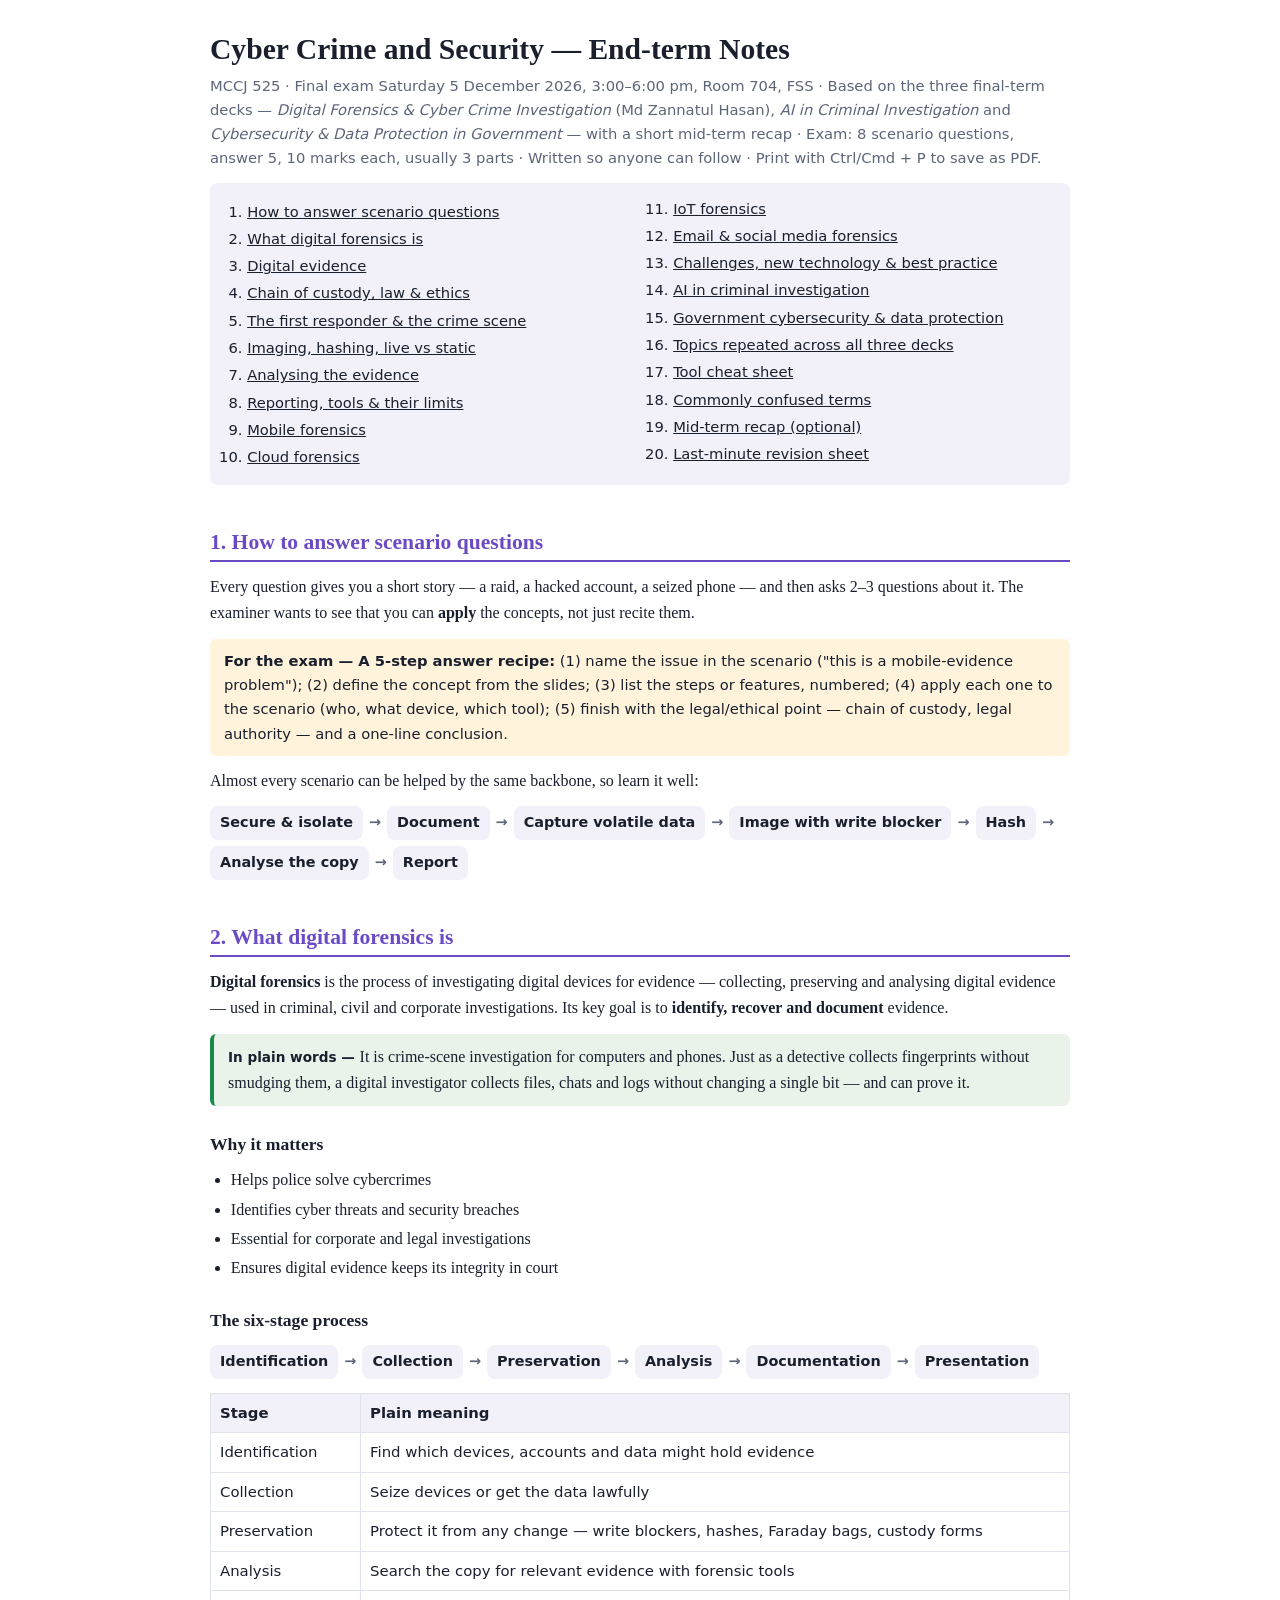
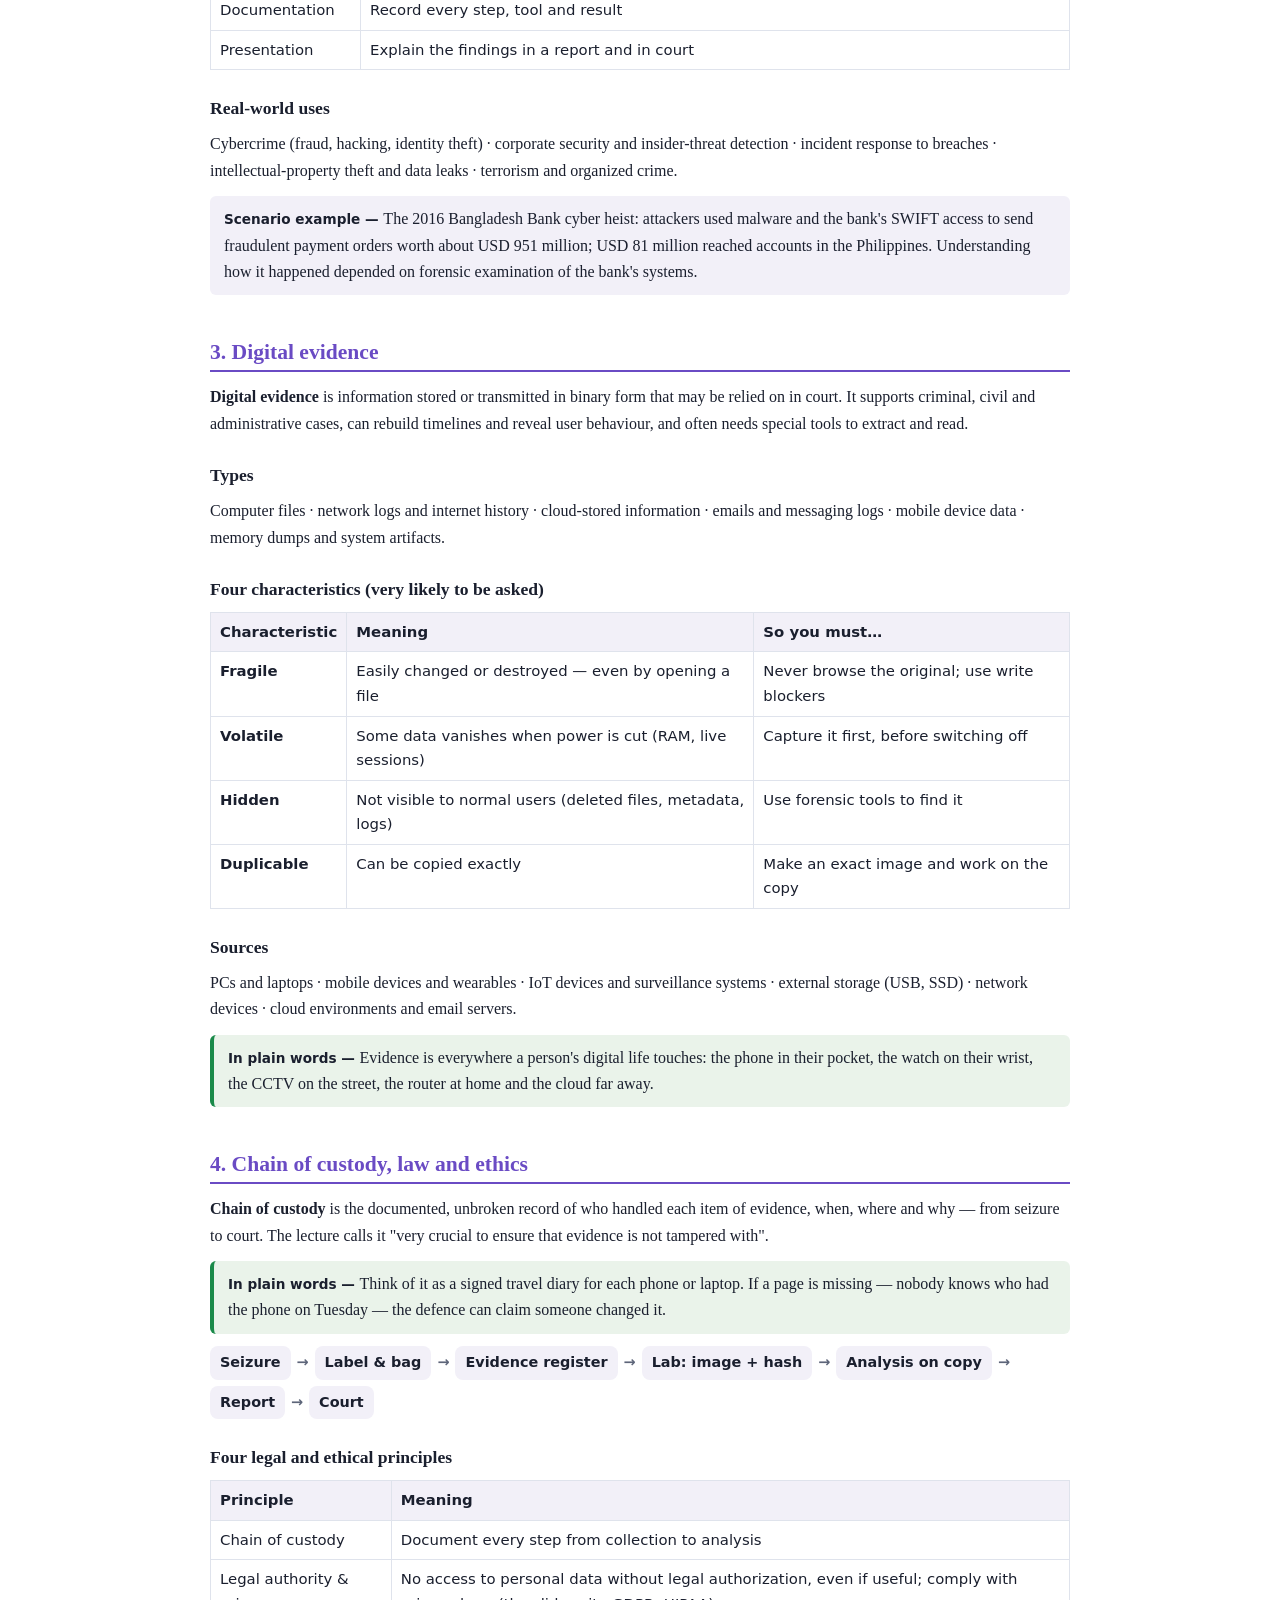
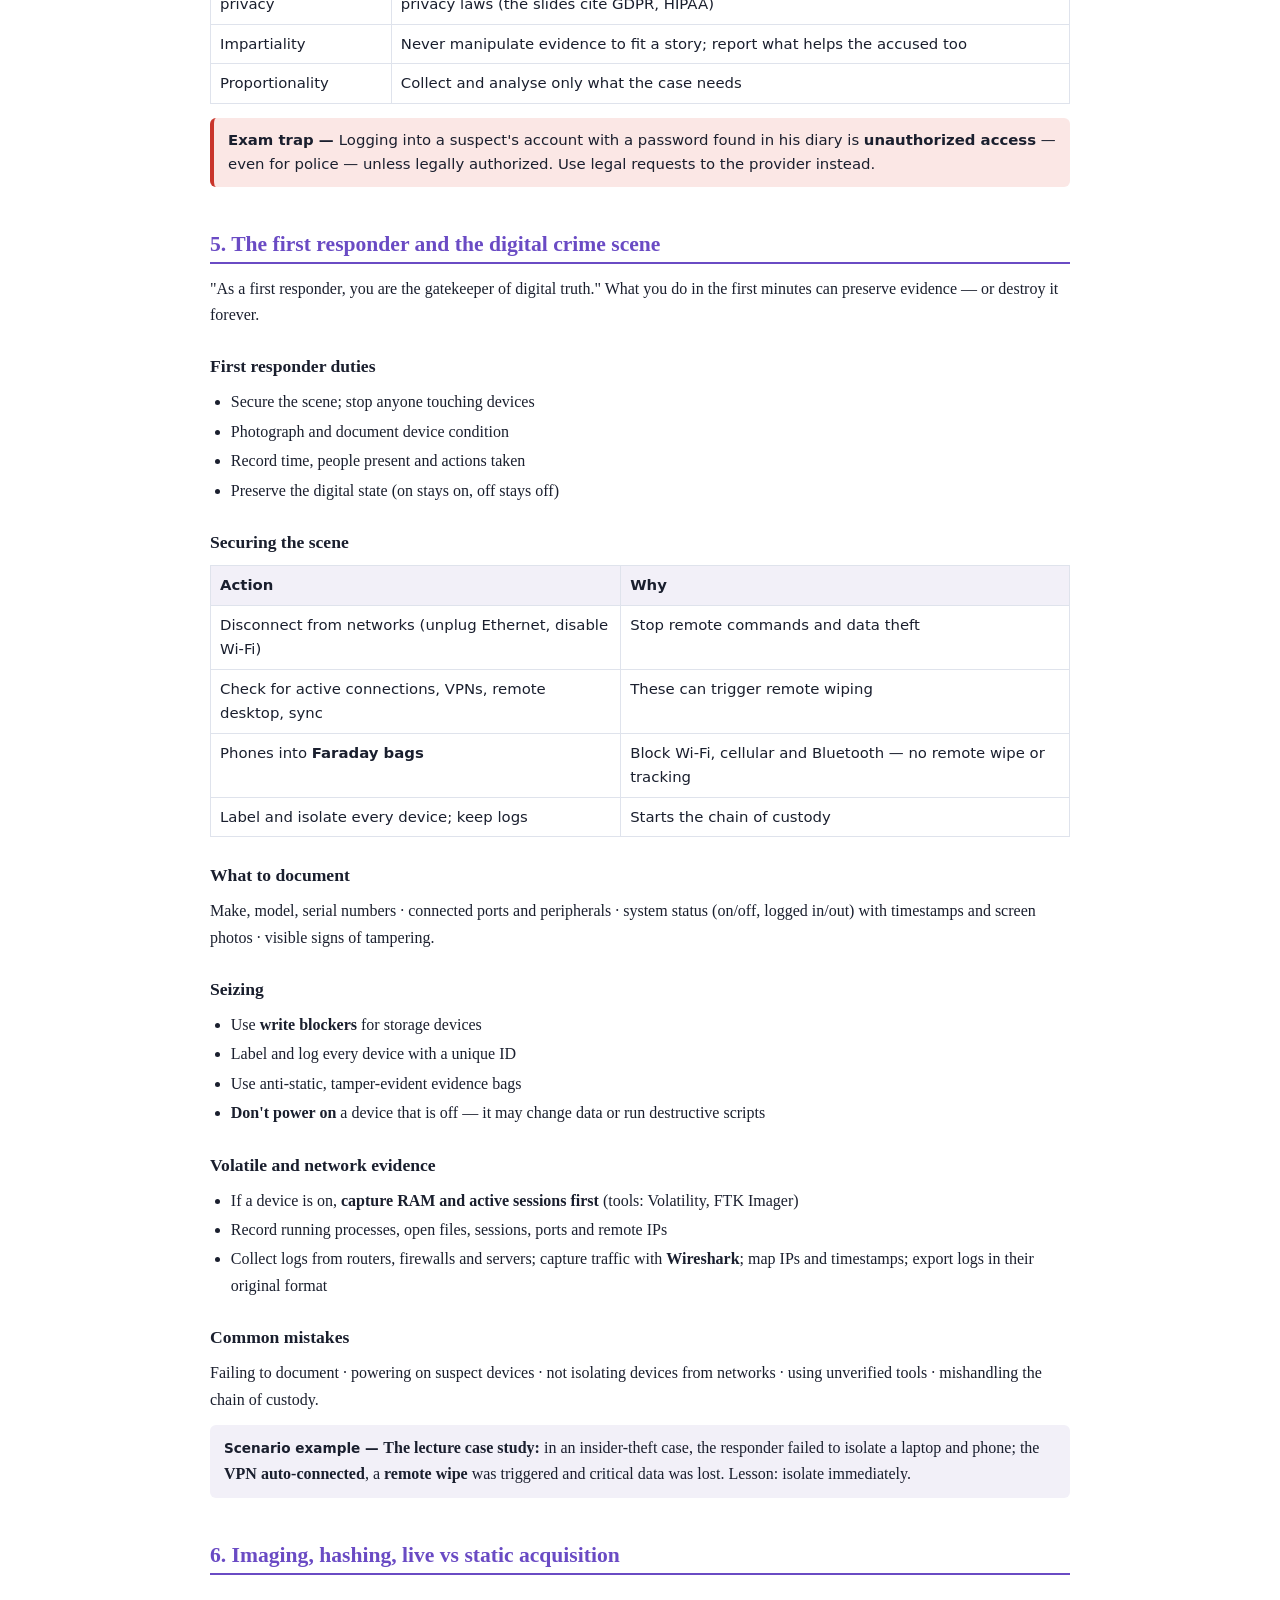
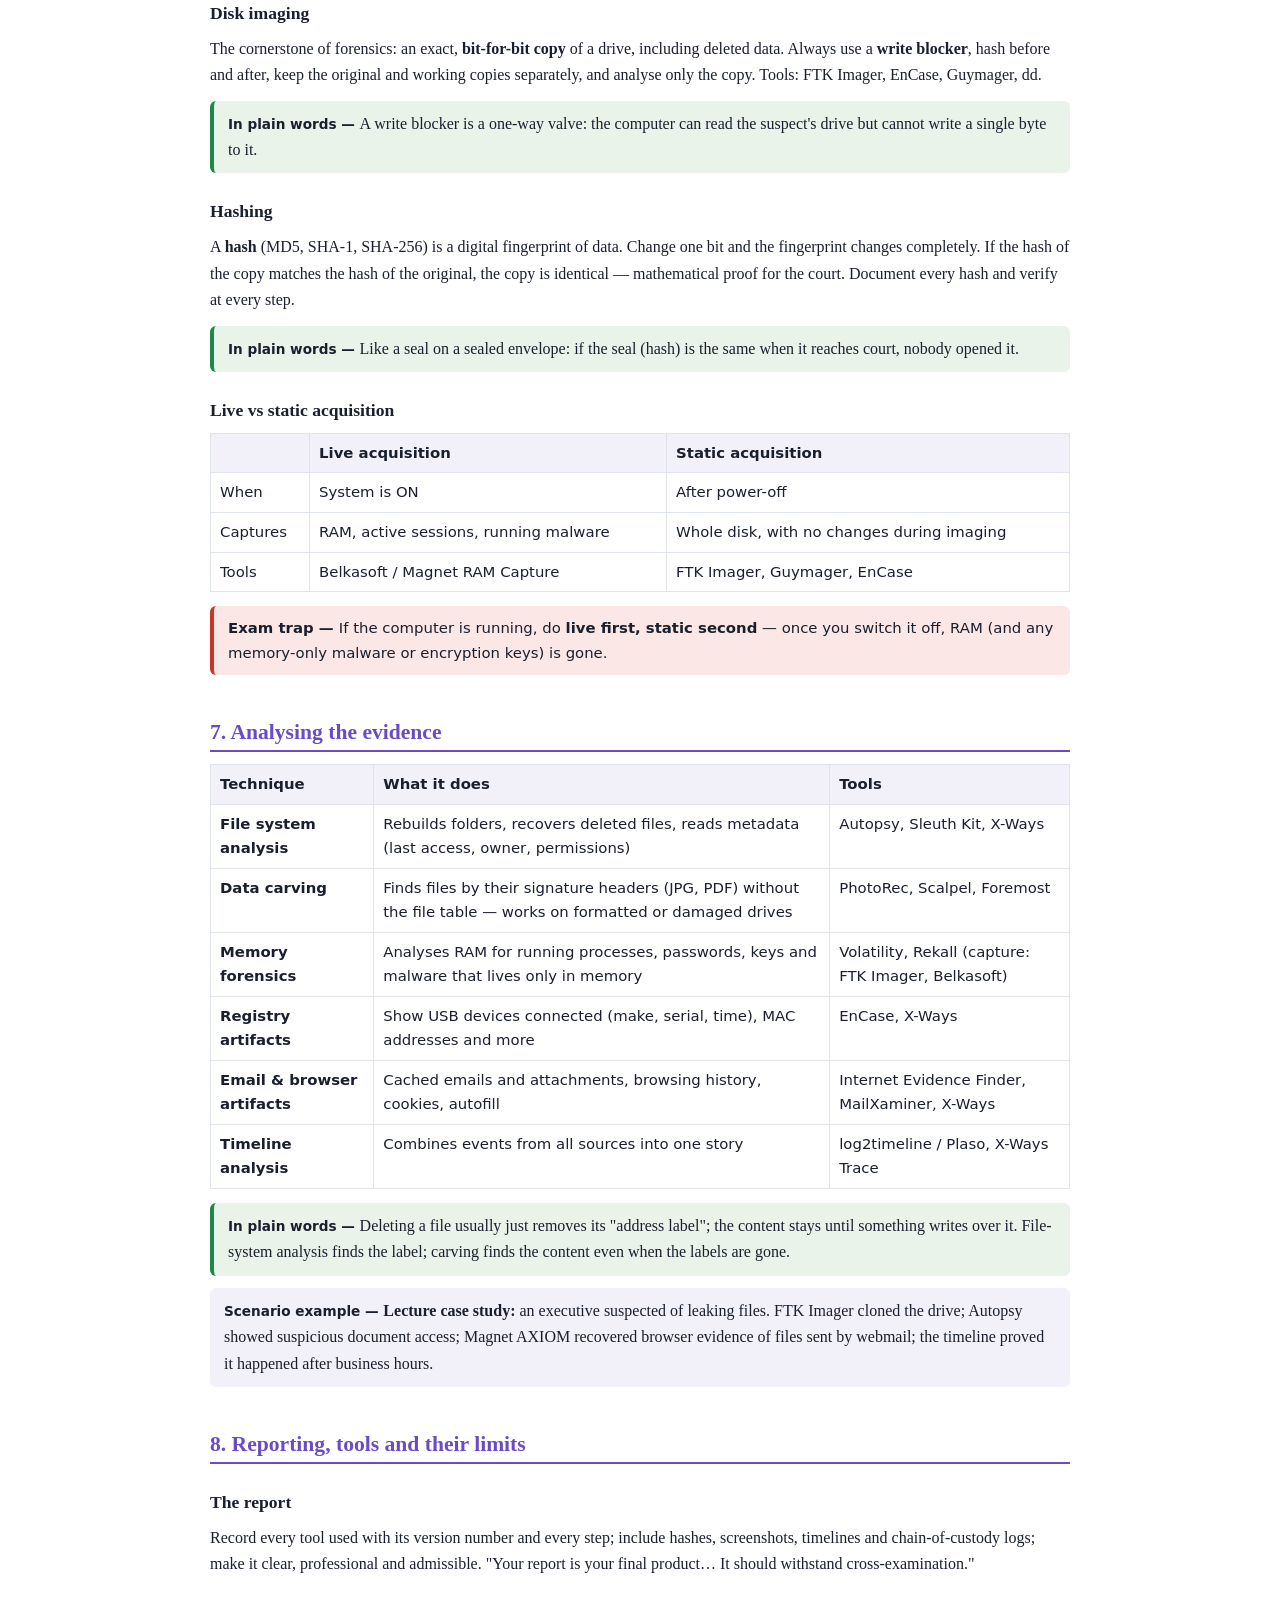
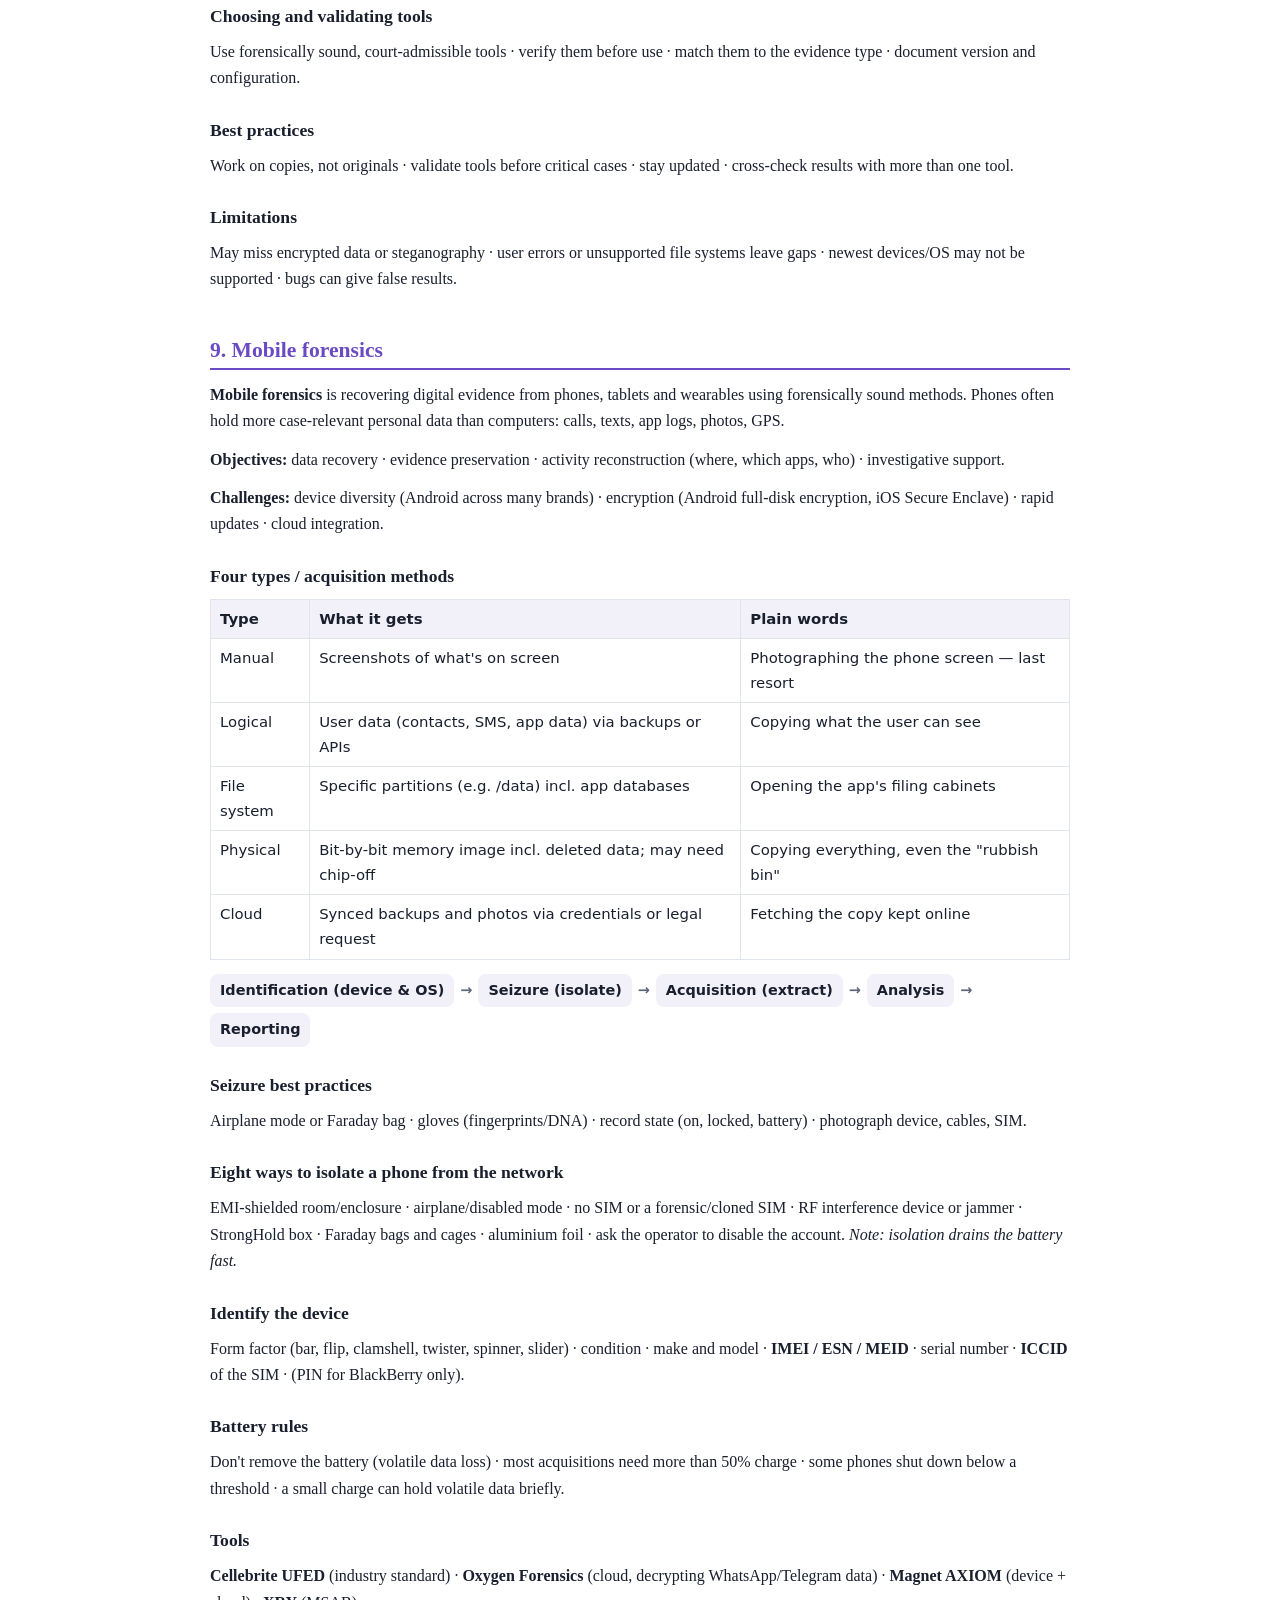
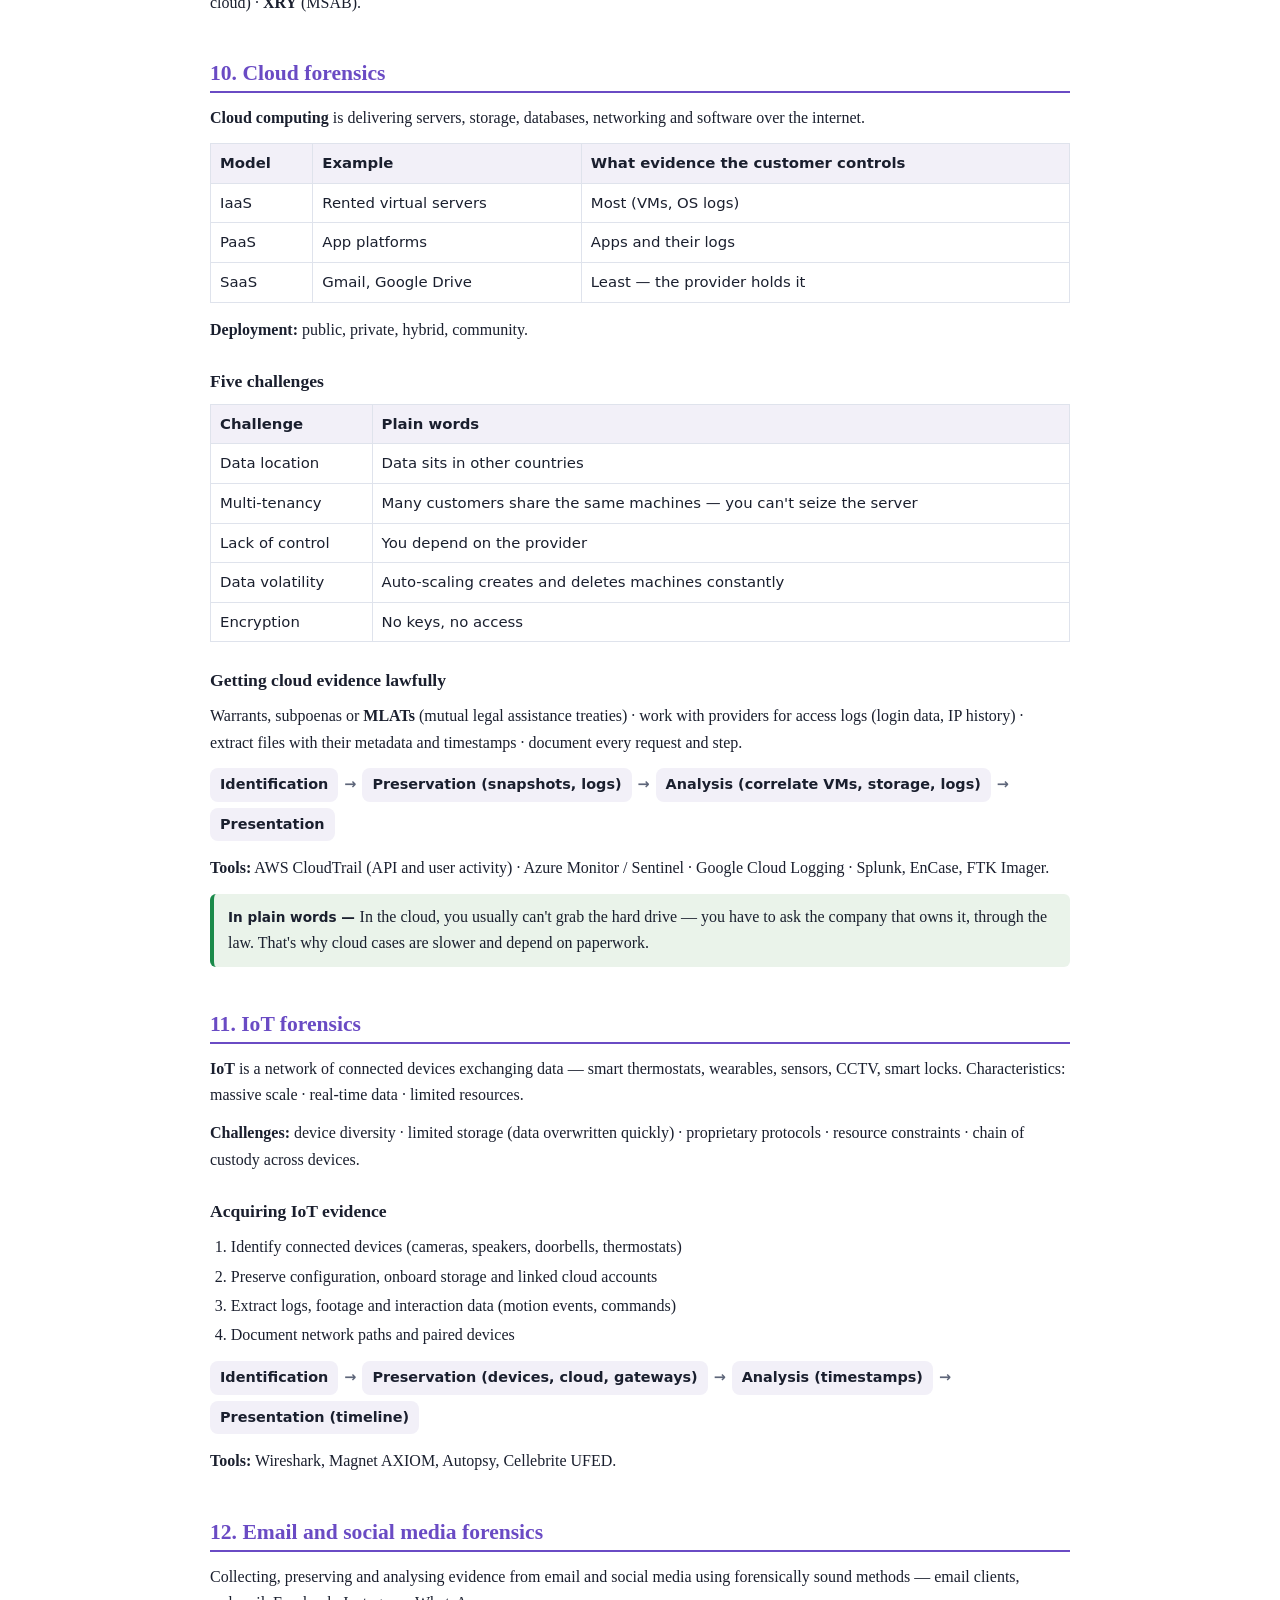
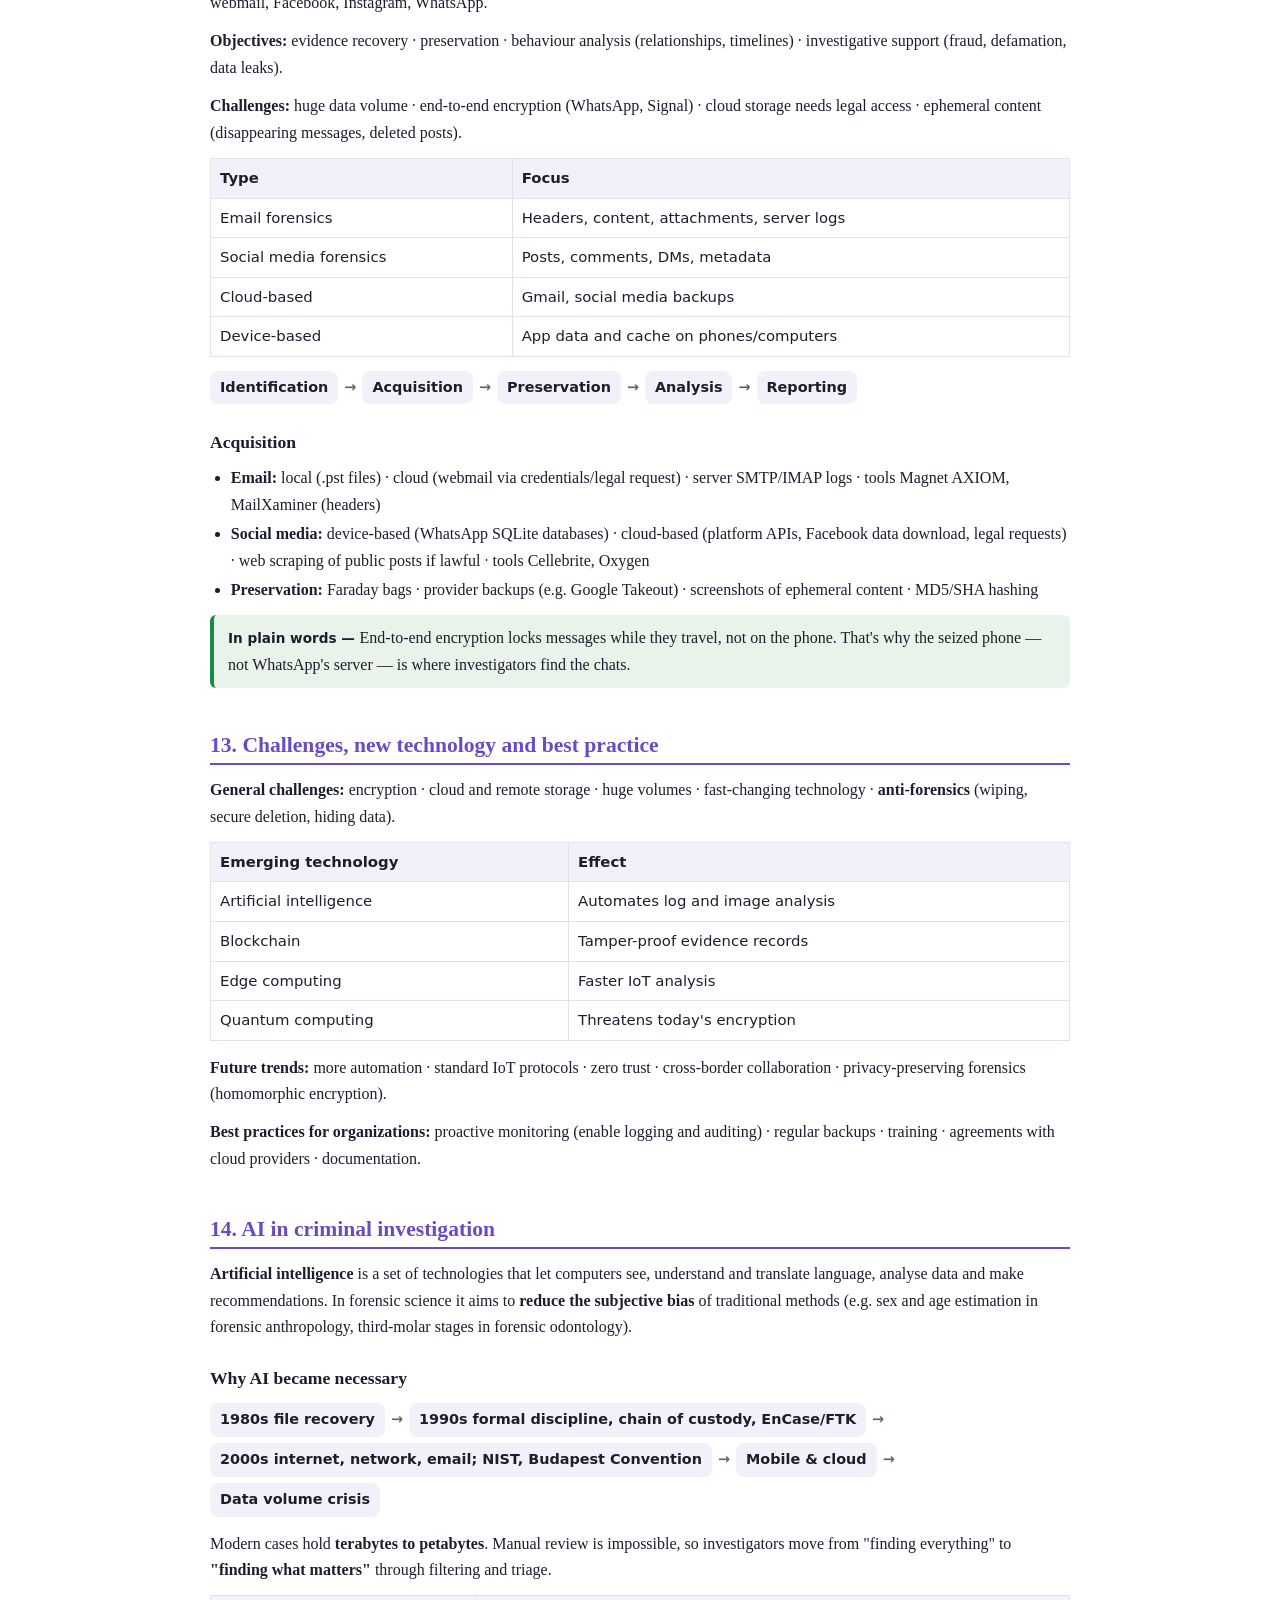
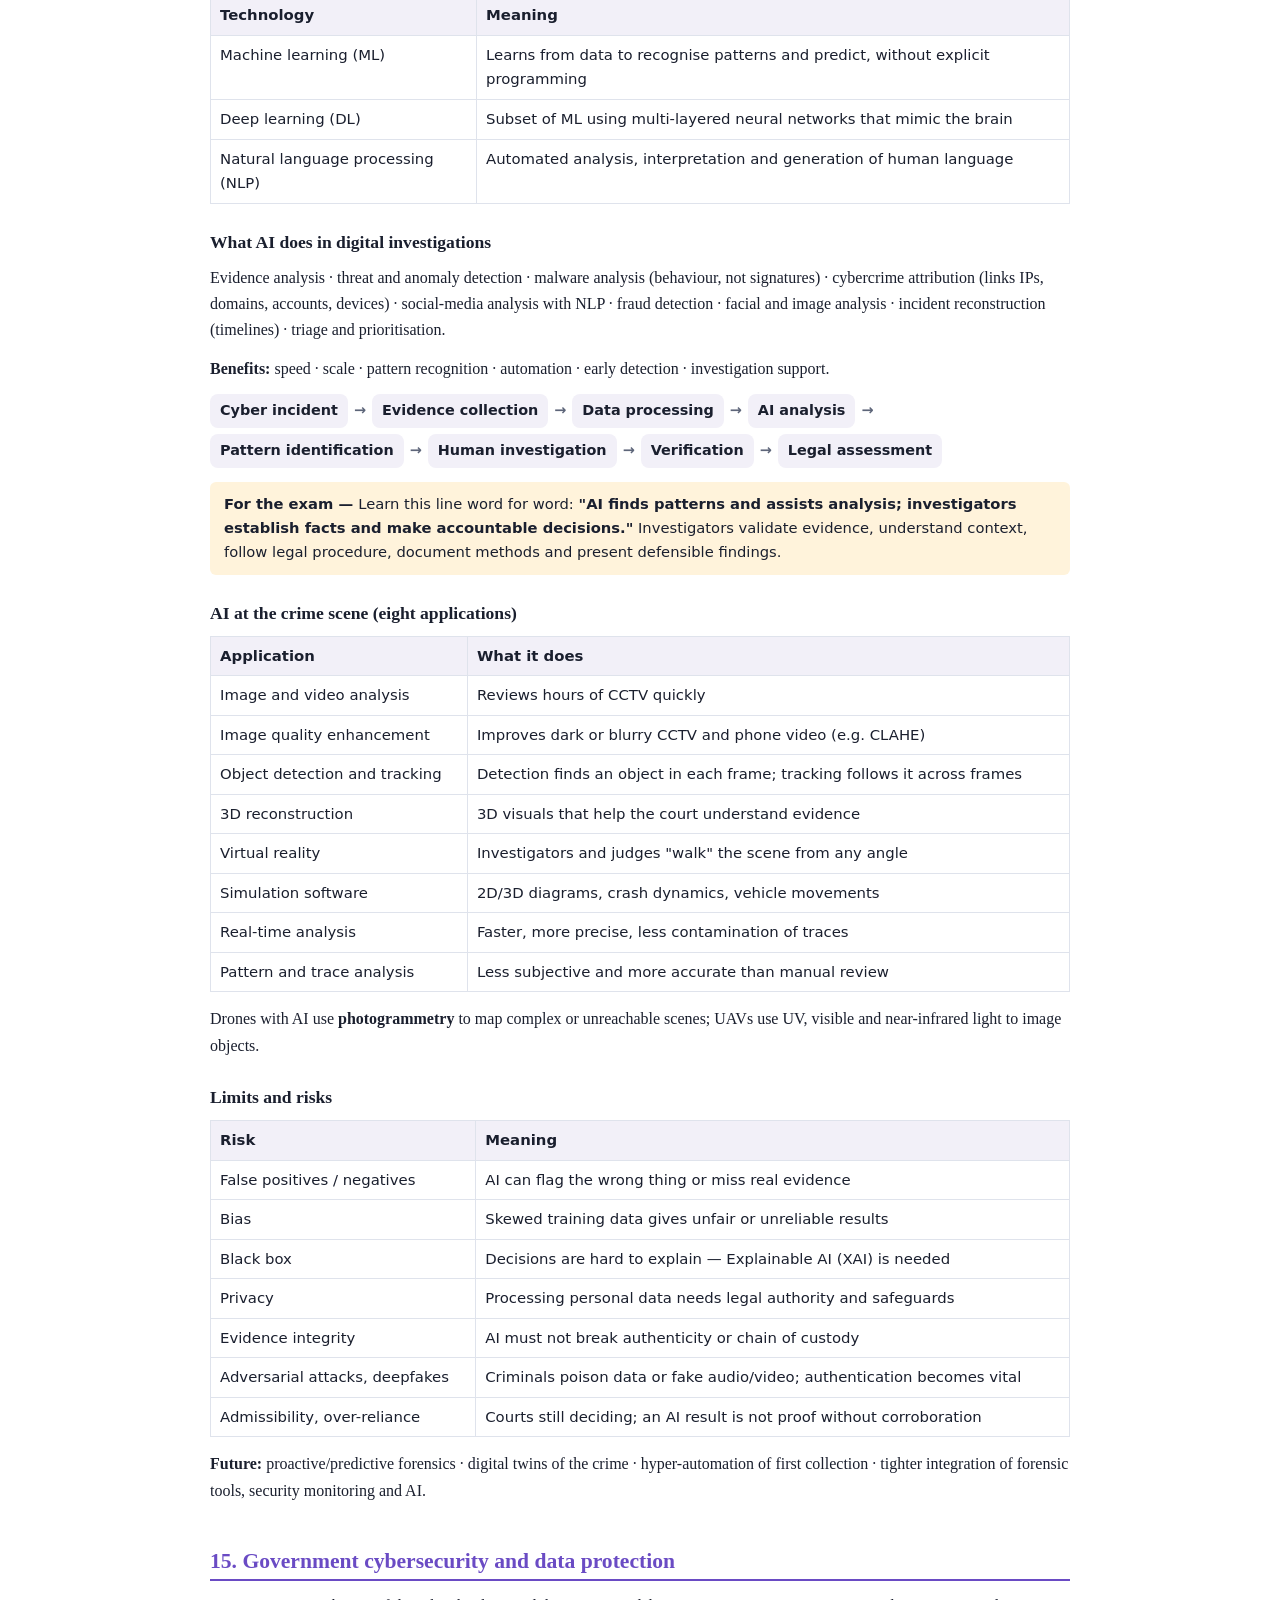
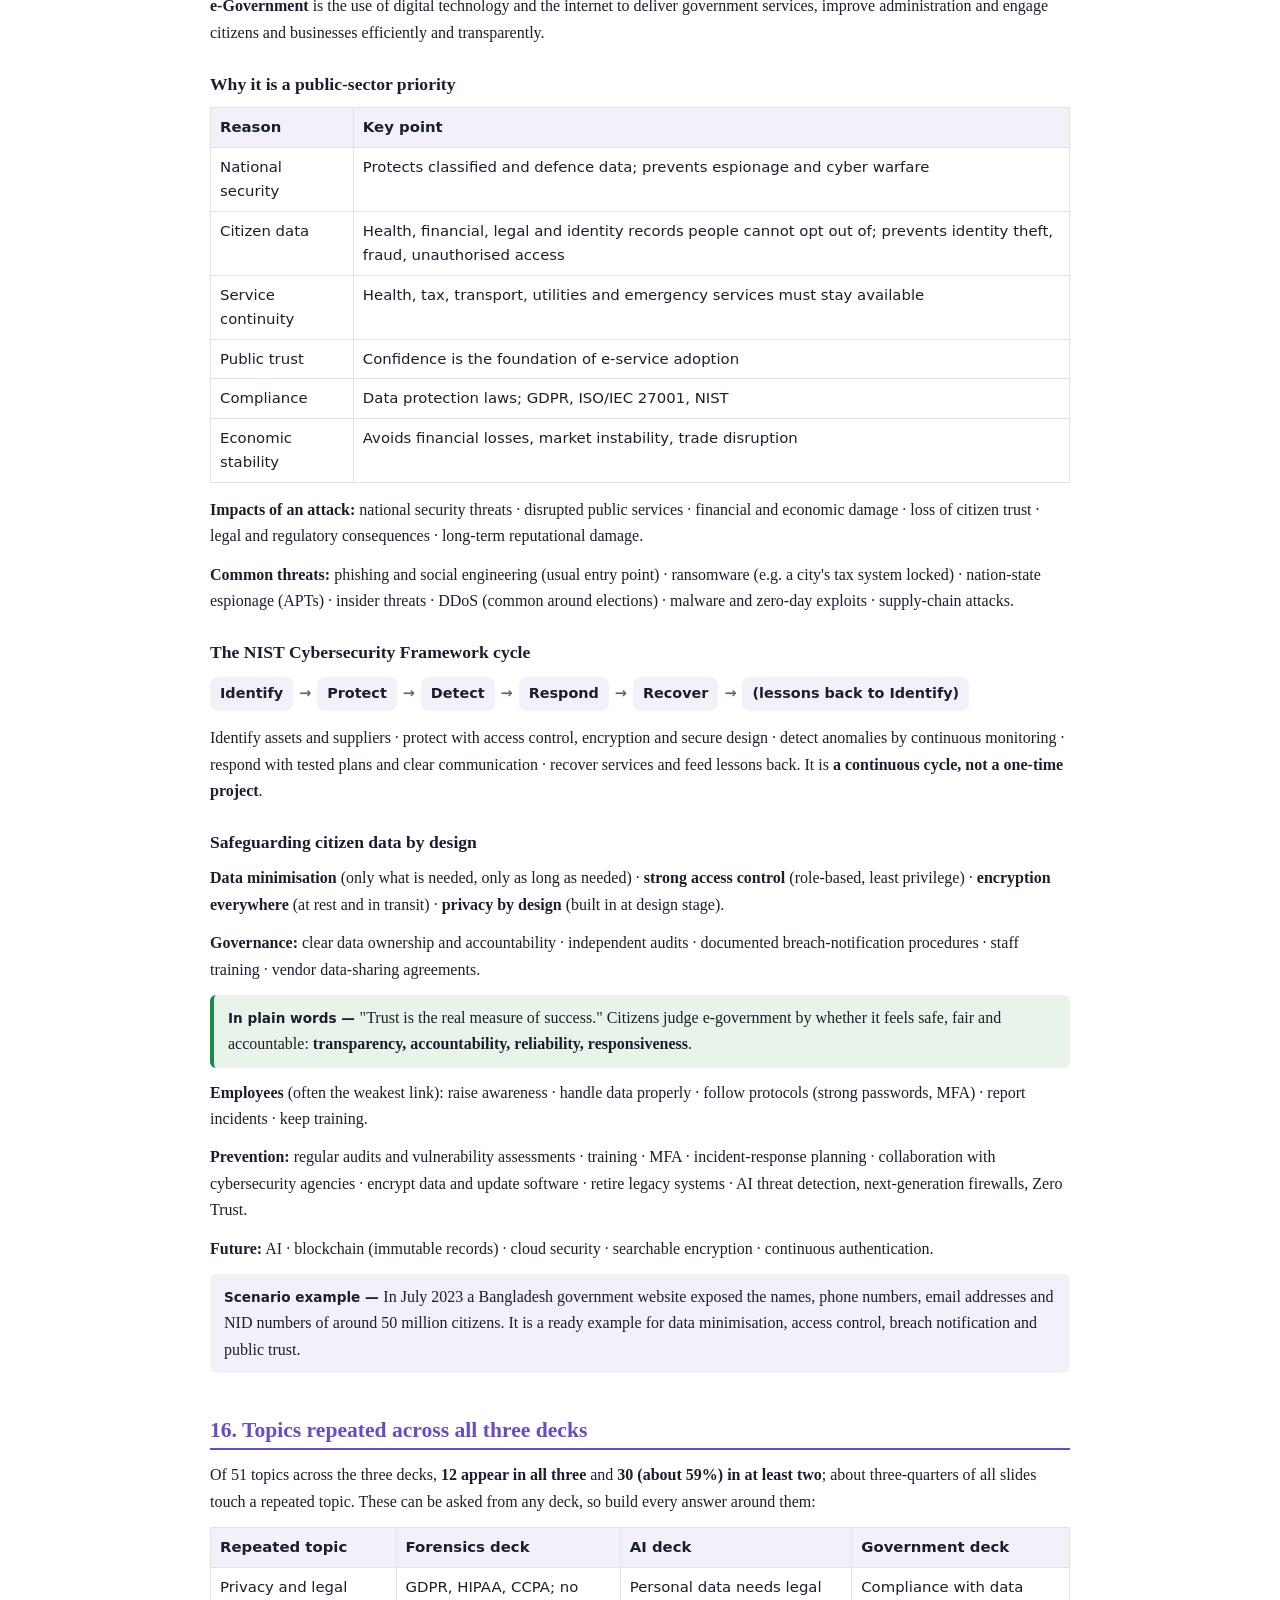
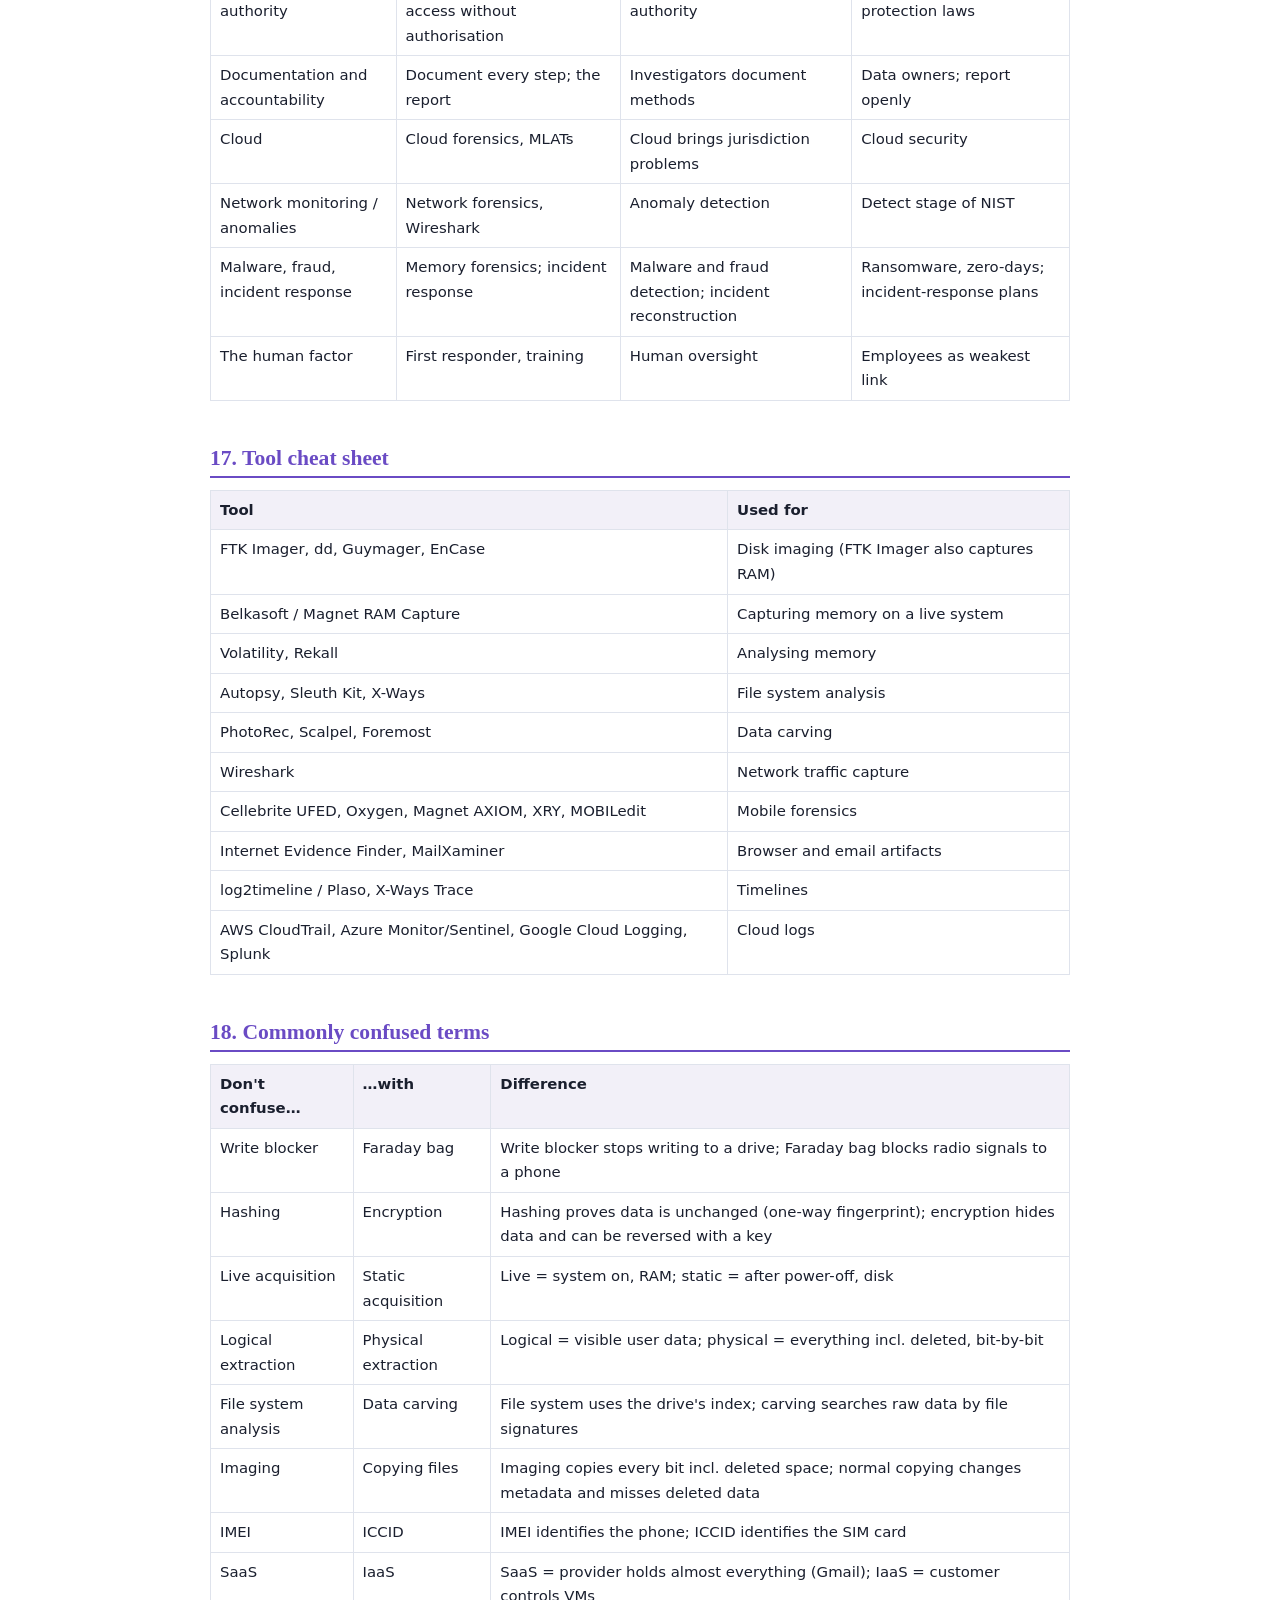
<file: resources/cyber-crime/cyber-final-notes.html>
<!doctype html>
<html lang="en">
<head>
<meta charset="utf-8">
<meta name="viewport" content="width=device-width, initial-scale=1">
<title>Cyber Crime Notes</title>
<style>
  :root { --bg:#fff; --text:#1a1f2e; --muted:#5d6579; --accent:#6a4bc4; --line:#dfe3ec; --soft:#f2f0f8; --plain:#eaf3ea; --plain-line:#1a8a4a; --trap:#fbe7e5; --trap-line:#c9352b; --exam:#fff3db; color-scheme: light; }
  @media (prefers-color-scheme: dark) { :root:not([data-theme="light"]) { --bg:#121218; --text:#e8e6f0; --muted:#a19db0; --accent:#a58cff; --line:#2e2c38; --soft:#1e1c26; --plain:#16261b; --plain-line:#4cc47e; --trap:#3a1c1a; --trap-line:#ff7a70; --exam:#3a2c10; color-scheme: dark; } }
  :root[data-theme="dark"] { --bg:#121218; --text:#e8e6f0; --muted:#a19db0; --accent:#a58cff; --line:#2e2c38; --soft:#1e1c26; --plain:#16261b; --plain-line:#4cc47e; --trap:#3a1c1a; --trap-line:#ff7a70; --exam:#3a2c10; color-scheme: dark; }
  body { margin:0; background:var(--bg); color:var(--text); font:16px/1.65 Georgia, 'Times New Roman', serif; }
  .wrap { max-width:860px; margin:0 auto; padding:32px 16px 64px; }
  h1 { font-size:1.85rem; margin:0 0 6px; line-height:1.2; }
  h2 { font-size:1.35rem; color:var(--accent); border-bottom:2px solid var(--accent); padding-bottom:4px; margin:44px 0 12px; line-height:1.25; }
  h3 { font-size:1.1rem; margin:24px 0 8px; }
  p { margin:0 0 12px; }
  .sub { color:var(--muted); font-family:system-ui, sans-serif; font-size:0.92rem; }
  .plain { background:var(--plain); border-left:4px solid var(--plain-line); border-radius:6px; padding:10px 14px; margin:12px 0; }
  .plain::before { content:"In plain words — "; font-weight:700; font-family:system-ui, sans-serif; font-size:0.85rem; }
  .eg { background:var(--soft); border-radius:6px; padding:10px 14px; margin:12px 0; }
  .eg::before { content:"Scenario example — "; font-weight:700; font-family:system-ui, sans-serif; font-size:0.85rem; }
  .trap { background:var(--trap); border-left:4px solid var(--trap-line); border-radius:6px; padding:10px 14px; margin:12px 0; font-family:system-ui, sans-serif; font-size:0.93rem; }
  .trap::before { content:"Exam trap — "; font-weight:700; }
  .exam { background:var(--exam); border-radius:6px; padding:10px 14px; margin:12px 0; font-family:system-ui, sans-serif; font-size:0.92rem; }
  .exam::before { content:"For the exam — "; font-weight:700; }
  table { width:100%; border-collapse:collapse; font-size:0.93rem; margin:8px 0 14px; font-family:system-ui, sans-serif; }
  th, td { text-align:left; padding:7px 9px; border:1px solid var(--line); vertical-align:top; }
  th { background:var(--soft); }
  ul, ol { padding-left:1.3em; margin:6px 0 12px; }
  li { margin:3px 0; }
  .toc { font-family:system-ui, sans-serif; font-size:0.92rem; columns:2; column-gap:28px; background:var(--soft); padding:14px 18px; border-radius:8px; }
  .toc a { color:var(--text); }
  .toc ol { margin:0; }
  .flow { font-family:system-ui, sans-serif; font-weight:600; font-size:0.9rem; display:flex; flex-wrap:wrap; gap:6px; align-items:center; margin:10px 0 14px; }
  .flow span { background:var(--soft); border-radius:8px; padding:5px 10px; }
  .flow i { font-style:normal; color:var(--muted); }
  @media (max-width:600px) { .toc { columns:1; } table { font-size:0.85rem; display:block; overflow-x:auto; } }
  @media print { body { background:#fff; color:#000; font-size:12px; } h2 { break-after:avoid; } table, .plain, .eg, .trap, .exam { break-inside:avoid; } .toc { columns:2; } }
</style>
</head>
<body>
<div class="wrap">
<h1>Cyber Crime and Security — End-term Notes</h1>
<p class="sub">MCCJ 525 · Final exam Saturday 5 December 2026, 3:00–6:00 pm, Room 704, FSS · Based on the three final-term decks — <i>Digital Forensics &amp; Cyber Crime Investigation</i> (Md Zannatul Hasan), <i>AI in Criminal Investigation</i> and <i>Cybersecurity &amp; Data Protection in Government</i> — with a short mid-term recap · Exam: 8 scenario questions, answer 5, 10 marks each, usually 3 parts · Written so anyone can follow · Print with Ctrl/Cmd + P to save as PDF.</p>

<div class="toc">
<ol>
  <li><a href="#start">How to answer scenario questions</a></li>
  <li><a href="#df">What digital forensics is</a></li>
  <li><a href="#evidence">Digital evidence</a></li>
  <li><a href="#custody">Chain of custody, law &amp; ethics</a></li>
  <li><a href="#scene">The first responder &amp; the crime scene</a></li>
  <li><a href="#imaging">Imaging, hashing, live vs static</a></li>
  <li><a href="#analysis">Analysing the evidence</a></li>
  <li><a href="#report">Reporting, tools &amp; their limits</a></li>
  <li><a href="#mobile">Mobile forensics</a></li>
  <li><a href="#cloud">Cloud forensics</a></li>
  <li><a href="#iot">IoT forensics</a></li>
  <li><a href="#email">Email &amp; social media forensics</a></li>
  <li><a href="#future">Challenges, new technology &amp; best practice</a></li>
  <li><a href="#ai">AI in criminal investigation</a></li>
  <li><a href="#gov">Government cybersecurity &amp; data protection</a></li>
  <li><a href="#repeat">Topics repeated across all three decks</a></li>
  <li><a href="#tools">Tool cheat sheet</a></li>
  <li><a href="#traps">Commonly confused terms</a></li>
  <li><a href="#mid">Mid-term recap (optional)</a></li>
  <li><a href="#last">Last-minute revision sheet</a></li>
</ol>
</div>

<h2 id="start">1. How to answer scenario questions</h2>
<p>Every question gives you a short story — a raid, a hacked account, a seized phone — and then asks 2–3 questions about it. The examiner wants to see that you can <b>apply</b> the concepts, not just recite them.</p>
<div class="exam"><b>A 5-step answer recipe:</b> (1) name the issue in the scenario ("this is a mobile-evidence problem"); (2) define the concept from the slides; (3) list the steps or features, numbered; (4) apply each one to the scenario (who, what device, which tool); (5) finish with the legal/ethical point — chain of custody, legal authority — and a one-line conclusion.</div>
<p>Almost every scenario can be helped by the same backbone, so learn it well:</p>
<div class="flow"><span>Secure &amp; isolate</span><i>→</i><span>Document</span><i>→</i><span>Capture volatile data</span><i>→</i><span>Image with write blocker</span><i>→</i><span>Hash</span><i>→</i><span>Analyse the copy</span><i>→</i><span>Report</span></div>

<h2 id="df">2. What digital forensics is</h2>
<p><b>Digital forensics</b> is the process of investigating digital devices for evidence — collecting, preserving and analysing digital evidence — used in criminal, civil and corporate investigations. Its key goal is to <b>identify, recover and document</b> evidence.</p>
<div class="plain">It is crime-scene investigation for computers and phones. Just as a detective collects fingerprints without smudging them, a digital investigator collects files, chats and logs without changing a single bit — and can prove it.</div>
<h3>Why it matters</h3>
<ul>
  <li>Helps police solve cybercrimes</li>
  <li>Identifies cyber threats and security breaches</li>
  <li>Essential for corporate and legal investigations</li>
  <li>Ensures digital evidence keeps its integrity in court</li>
</ul>
<h3>The six-stage process</h3>
<div class="flow"><span>Identification</span><i>→</i><span>Collection</span><i>→</i><span>Preservation</span><i>→</i><span>Analysis</span><i>→</i><span>Documentation</span><i>→</i><span>Presentation</span></div>
<table>
  <tr><th>Stage</th><th>Plain meaning</th></tr>
  <tr><td>Identification</td><td>Find which devices, accounts and data might hold evidence</td></tr>
  <tr><td>Collection</td><td>Seize devices or get the data lawfully</td></tr>
  <tr><td>Preservation</td><td>Protect it from any change — write blockers, hashes, Faraday bags, custody forms</td></tr>
  <tr><td>Analysis</td><td>Search the copy for relevant evidence with forensic tools</td></tr>
  <tr><td>Documentation</td><td>Record every step, tool and result</td></tr>
  <tr><td>Presentation</td><td>Explain the findings in a report and in court</td></tr>
</table>
<h3>Real-world uses</h3>
<p>Cybercrime (fraud, hacking, identity theft) · corporate security and insider-threat detection · incident response to breaches · intellectual-property theft and data leaks · terrorism and organized crime.</p>
<div class="eg">The 2016 Bangladesh Bank cyber heist: attackers used malware and the bank's SWIFT access to send fraudulent payment orders worth about USD 951 million; USD 81 million reached accounts in the Philippines. Understanding how it happened depended on forensic examination of the bank's systems.</div>

<h2 id="evidence">3. Digital evidence</h2>
<p><b>Digital evidence</b> is information stored or transmitted in binary form that may be relied on in court. It supports criminal, civil and administrative cases, can rebuild timelines and reveal user behaviour, and often needs special tools to extract and read.</p>
<h3>Types</h3>
<p>Computer files · network logs and internet history · cloud-stored information · emails and messaging logs · mobile device data · memory dumps and system artifacts.</p>
<h3>Four characteristics (very likely to be asked)</h3>
<table>
  <tr><th>Characteristic</th><th>Meaning</th><th>So you must…</th></tr>
  <tr><td><b>Fragile</b></td><td>Easily changed or destroyed — even by opening a file</td><td>Never browse the original; use write blockers</td></tr>
  <tr><td><b>Volatile</b></td><td>Some data vanishes when power is cut (RAM, live sessions)</td><td>Capture it first, before switching off</td></tr>
  <tr><td><b>Hidden</b></td><td>Not visible to normal users (deleted files, metadata, logs)</td><td>Use forensic tools to find it</td></tr>
  <tr><td><b>Duplicable</b></td><td>Can be copied exactly</td><td>Make an exact image and work on the copy</td></tr>
</table>
<h3>Sources</h3>
<p>PCs and laptops · mobile devices and wearables · IoT devices and surveillance systems · external storage (USB, SSD) · network devices · cloud environments and email servers.</p>
<div class="plain">Evidence is everywhere a person's digital life touches: the phone in their pocket, the watch on their wrist, the CCTV on the street, the router at home and the cloud far away.</div>

<h2 id="custody">4. Chain of custody, law and ethics</h2>
<p><b>Chain of custody</b> is the documented, unbroken record of who handled each item of evidence, when, where and why — from seizure to court. The lecture calls it "very crucial to ensure that evidence is not tampered with".</p>
<div class="plain">Think of it as a signed travel diary for each phone or laptop. If a page is missing — nobody knows who had the phone on Tuesday — the defence can claim someone changed it.</div>
<div class="flow"><span>Seizure</span><i>→</i><span>Label &amp; bag</span><i>→</i><span>Evidence register</span><i>→</i><span>Lab: image + hash</span><i>→</i><span>Analysis on copy</span><i>→</i><span>Report</span><i>→</i><span>Court</span></div>
<h3>Four legal and ethical principles</h3>
<table>
  <tr><th>Principle</th><th>Meaning</th></tr>
  <tr><td>Chain of custody</td><td>Document every step from collection to analysis</td></tr>
  <tr><td>Legal authority &amp; privacy</td><td>No access to personal data without legal authorization, even if useful; comply with privacy laws (the slides cite GDPR, HIPAA)</td></tr>
  <tr><td>Impartiality</td><td>Never manipulate evidence to fit a story; report what helps the accused too</td></tr>
  <tr><td>Proportionality</td><td>Collect and analyse only what the case needs</td></tr>
</table>
<div class="trap">Logging into a suspect's account with a password found in his diary is <b>unauthorized access</b> — even for police — unless legally authorized. Use legal requests to the provider instead.</div>

<h2 id="scene">5. The first responder and the digital crime scene</h2>
<p>"As a first responder, you are the gatekeeper of digital truth." What you do in the first minutes can preserve evidence — or destroy it forever.</p>
<h3>First responder duties</h3>
<ul>
  <li>Secure the scene; stop anyone touching devices</li>
  <li>Photograph and document device condition</li>
  <li>Record time, people present and actions taken</li>
  <li>Preserve the digital state (on stays on, off stays off)</li>
</ul>
<h3>Securing the scene</h3>
<table>
  <tr><th>Action</th><th>Why</th></tr>
  <tr><td>Disconnect from networks (unplug Ethernet, disable Wi-Fi)</td><td>Stop remote commands and data theft</td></tr>
  <tr><td>Check for active connections, VPNs, remote desktop, sync</td><td>These can trigger remote wiping</td></tr>
  <tr><td>Phones into <b>Faraday bags</b></td><td>Block Wi-Fi, cellular and Bluetooth — no remote wipe or tracking</td></tr>
  <tr><td>Label and isolate every device; keep logs</td><td>Starts the chain of custody</td></tr>
</table>
<h3>What to document</h3>
<p>Make, model, serial numbers · connected ports and peripherals · system status (on/off, logged in/out) with timestamps and screen photos · visible signs of tampering.</p>
<h3>Seizing</h3>
<ul>
  <li>Use <b>write blockers</b> for storage devices</li>
  <li>Label and log every device with a unique ID</li>
  <li>Use anti-static, tamper-evident evidence bags</li>
  <li><b>Don't power on</b> a device that is off — it may change data or run destructive scripts</li>
</ul>
<h3>Volatile and network evidence</h3>
<ul>
  <li>If a device is on, <b>capture RAM and active sessions first</b> (tools: Volatility, FTK Imager)</li>
  <li>Record running processes, open files, sessions, ports and remote IPs</li>
  <li>Collect logs from routers, firewalls and servers; capture traffic with <b>Wireshark</b>; map IPs and timestamps; export logs in their original format</li>
</ul>
<h3>Common mistakes</h3>
<p>Failing to document · powering on suspect devices · not isolating devices from networks · using unverified tools · mishandling the chain of custody.</p>
<div class="eg"><b>The lecture case study:</b> in an insider-theft case, the responder failed to isolate a laptop and phone; the <b>VPN auto-connected</b>, a <b>remote wipe</b> was triggered and critical data was lost. Lesson: isolate immediately.</div>

<h2 id="imaging">6. Imaging, hashing, live vs static acquisition</h2>
<h3>Disk imaging</h3>
<p>The cornerstone of forensics: an exact, <b>bit-for-bit copy</b> of a drive, including deleted data. Always use a <b>write blocker</b>, hash before and after, keep the original and working copies separately, and analyse only the copy. Tools: FTK Imager, EnCase, Guymager, dd.</p>
<div class="plain">A write blocker is a one-way valve: the computer can read the suspect's drive but cannot write a single byte to it.</div>
<h3>Hashing</h3>
<p>A <b>hash</b> (MD5, SHA-1, SHA-256) is a digital fingerprint of data. Change one bit and the fingerprint changes completely. If the hash of the copy matches the hash of the original, the copy is identical — mathematical proof for the court. Document every hash and verify at every step.</p>
<div class="plain">Like a seal on a sealed envelope: if the seal (hash) is the same when it reaches court, nobody opened it.</div>
<h3>Live vs static acquisition</h3>
<table>
  <tr><th></th><th>Live acquisition</th><th>Static acquisition</th></tr>
  <tr><td>When</td><td>System is ON</td><td>After power-off</td></tr>
  <tr><td>Captures</td><td>RAM, active sessions, running malware</td><td>Whole disk, with no changes during imaging</td></tr>
  <tr><td>Tools</td><td>Belkasoft / Magnet RAM Capture</td><td>FTK Imager, Guymager, EnCase</td></tr>
</table>
<div class="trap">If the computer is running, do <b>live first, static second</b> — once you switch it off, RAM (and any memory-only malware or encryption keys) is gone.</div>

<h2 id="analysis">7. Analysing the evidence</h2>
<table>
  <tr><th>Technique</th><th>What it does</th><th>Tools</th></tr>
  <tr><td><b>File system analysis</b></td><td>Rebuilds folders, recovers deleted files, reads metadata (last access, owner, permissions)</td><td>Autopsy, Sleuth Kit, X-Ways</td></tr>
  <tr><td><b>Data carving</b></td><td>Finds files by their signature headers (JPG, PDF) without the file table — works on formatted or damaged drives</td><td>PhotoRec, Scalpel, Foremost</td></tr>
  <tr><td><b>Memory forensics</b></td><td>Analyses RAM for running processes, passwords, keys and malware that lives only in memory</td><td>Volatility, Rekall (capture: FTK Imager, Belkasoft)</td></tr>
  <tr><td><b>Registry artifacts</b></td><td>Show USB devices connected (make, serial, time), MAC addresses and more</td><td>EnCase, X-Ways</td></tr>
  <tr><td><b>Email &amp; browser artifacts</b></td><td>Cached emails and attachments, browsing history, cookies, autofill</td><td>Internet Evidence Finder, MailXaminer, X-Ways</td></tr>
  <tr><td><b>Timeline analysis</b></td><td>Combines events from all sources into one story</td><td>log2timeline / Plaso, X-Ways Trace</td></tr>
</table>
<div class="plain">Deleting a file usually just removes its "address label"; the content stays until something writes over it. File-system analysis finds the label; carving finds the content even when the labels are gone.</div>
<div class="eg"><b>Lecture case study:</b> an executive suspected of leaking files. FTK Imager cloned the drive; Autopsy showed suspicious document access; Magnet AXIOM recovered browser evidence of files sent by webmail; the timeline proved it happened after business hours.</div>

<h2 id="report">8. Reporting, tools and their limits</h2>
<h3>The report</h3>
<p>Record every tool used with its version number and every step; include hashes, screenshots, timelines and chain-of-custody logs; make it clear, professional and admissible. "Your report is your final product… It should withstand cross-examination."</p>
<h3>Choosing and validating tools</h3>
<p>Use forensically sound, court-admissible tools · verify them before use · match them to the evidence type · document version and configuration.</p>
<h3>Best practices</h3>
<p>Work on copies, not originals · validate tools before critical cases · stay updated · cross-check results with more than one tool.</p>
<h3>Limitations</h3>
<p>May miss encrypted data or steganography · user errors or unsupported file systems leave gaps · newest devices/OS may not be supported · bugs can give false results.</p>

<h2 id="mobile">9. Mobile forensics</h2>
<p><b>Mobile forensics</b> is recovering digital evidence from phones, tablets and wearables using forensically sound methods. Phones often hold more case-relevant personal data than computers: calls, texts, app logs, photos, GPS.</p>
<p><b>Objectives:</b> data recovery · evidence preservation · activity reconstruction (where, which apps, who) · investigative support.</p>
<p><b>Challenges:</b> device diversity (Android across many brands) · encryption (Android full-disk encryption, iOS Secure Enclave) · rapid updates · cloud integration.</p>
<h3>Four types / acquisition methods</h3>
<table>
  <tr><th>Type</th><th>What it gets</th><th>Plain words</th></tr>
  <tr><td>Manual</td><td>Screenshots of what's on screen</td><td>Photographing the phone screen — last resort</td></tr>
  <tr><td>Logical</td><td>User data (contacts, SMS, app data) via backups or APIs</td><td>Copying what the user can see</td></tr>
  <tr><td>File system</td><td>Specific partitions (e.g. /data) incl. app databases</td><td>Opening the app's filing cabinets</td></tr>
  <tr><td>Physical</td><td>Bit-by-bit memory image incl. deleted data; may need chip-off</td><td>Copying everything, even the "rubbish bin"</td></tr>
  <tr><td>Cloud</td><td>Synced backups and photos via credentials or legal request</td><td>Fetching the copy kept online</td></tr>
</table>
<div class="flow"><span>Identification (device &amp; OS)</span><i>→</i><span>Seizure (isolate)</span><i>→</i><span>Acquisition (extract)</span><i>→</i><span>Analysis</span><i>→</i><span>Reporting</span></div>
<h3>Seizure best practices</h3>
<p>Airplane mode or Faraday bag · gloves (fingerprints/DNA) · record state (on, locked, battery) · photograph device, cables, SIM.</p>
<h3>Eight ways to isolate a phone from the network</h3>
<p>EMI-shielded room/enclosure · airplane/disabled mode · no SIM or a forensic/cloned SIM · RF interference device or jammer · StrongHold box · Faraday bags and cages · aluminium foil · ask the operator to disable the account. <i>Note: isolation drains the battery fast.</i></p>
<h3>Identify the device</h3>
<p>Form factor (bar, flip, clamshell, twister, spinner, slider) · condition · make and model · <b>IMEI / ESN / MEID</b> · serial number · <b>ICCID</b> of the SIM · (PIN for BlackBerry only).</p>
<h3>Battery rules</h3>
<p>Don't remove the battery (volatile data loss) · most acquisitions need more than 50% charge · some phones shut down below a threshold · a small charge can hold volatile data briefly.</p>
<h3>Tools</h3>
<p><b>Cellebrite UFED</b> (industry standard) · <b>Oxygen Forensics</b> (cloud, decrypting WhatsApp/Telegram data) · <b>Magnet AXIOM</b> (device + cloud) · <b>XRY</b> (MSAB).</p>

<h2 id="cloud">10. Cloud forensics</h2>
<p><b>Cloud computing</b> is delivering servers, storage, databases, networking and software over the internet.</p>
<table>
  <tr><th>Model</th><th>Example</th><th>What evidence the customer controls</th></tr>
  <tr><td>IaaS</td><td>Rented virtual servers</td><td>Most (VMs, OS logs)</td></tr>
  <tr><td>PaaS</td><td>App platforms</td><td>Apps and their logs</td></tr>
  <tr><td>SaaS</td><td>Gmail, Google Drive</td><td>Least — the provider holds it</td></tr>
</table>
<p><b>Deployment:</b> public, private, hybrid, community.</p>
<h3>Five challenges</h3>
<table>
  <tr><th>Challenge</th><th>Plain words</th></tr>
  <tr><td>Data location</td><td>Data sits in other countries</td></tr>
  <tr><td>Multi-tenancy</td><td>Many customers share the same machines — you can't seize the server</td></tr>
  <tr><td>Lack of control</td><td>You depend on the provider</td></tr>
  <tr><td>Data volatility</td><td>Auto-scaling creates and deletes machines constantly</td></tr>
  <tr><td>Encryption</td><td>No keys, no access</td></tr>
</table>
<h3>Getting cloud evidence lawfully</h3>
<p>Warrants, subpoenas or <b>MLATs</b> (mutual legal assistance treaties) · work with providers for access logs (login data, IP history) · extract files with their metadata and timestamps · document every request and step.</p>
<div class="flow"><span>Identification</span><i>→</i><span>Preservation (snapshots, logs)</span><i>→</i><span>Analysis (correlate VMs, storage, logs)</span><i>→</i><span>Presentation</span></div>
<p><b>Tools:</b> AWS CloudTrail (API and user activity) · Azure Monitor / Sentinel · Google Cloud Logging · Splunk, EnCase, FTK Imager.</p>
<div class="plain">In the cloud, you usually can't grab the hard drive — you have to ask the company that owns it, through the law. That's why cloud cases are slower and depend on paperwork.</div>

<h2 id="iot">11. IoT forensics</h2>
<p><b>IoT</b> is a network of connected devices exchanging data — smart thermostats, wearables, sensors, CCTV, smart locks. Characteristics: massive scale · real-time data · limited resources.</p>
<p><b>Challenges:</b> device diversity · limited storage (data overwritten quickly) · proprietary protocols · resource constraints · chain of custody across devices.</p>
<h3>Acquiring IoT evidence</h3>
<ol>
  <li>Identify connected devices (cameras, speakers, doorbells, thermostats)</li>
  <li>Preserve configuration, onboard storage and linked cloud accounts</li>
  <li>Extract logs, footage and interaction data (motion events, commands)</li>
  <li>Document network paths and paired devices</li>
</ol>
<div class="flow"><span>Identification</span><i>→</i><span>Preservation (devices, cloud, gateways)</span><i>→</i><span>Analysis (timestamps)</span><i>→</i><span>Presentation (timeline)</span></div>
<p><b>Tools:</b> Wireshark, Magnet AXIOM, Autopsy, Cellebrite UFED.</p>

<h2 id="email">12. Email and social media forensics</h2>
<p>Collecting, preserving and analysing evidence from email and social media using forensically sound methods — email clients, webmail, Facebook, Instagram, WhatsApp.</p>
<p><b>Objectives:</b> evidence recovery · preservation · behaviour analysis (relationships, timelines) · investigative support (fraud, defamation, data leaks).</p>
<p><b>Challenges:</b> huge data volume · end-to-end encryption (WhatsApp, Signal) · cloud storage needs legal access · ephemeral content (disappearing messages, deleted posts).</p>
<table>
  <tr><th>Type</th><th>Focus</th></tr>
  <tr><td>Email forensics</td><td>Headers, content, attachments, server logs</td></tr>
  <tr><td>Social media forensics</td><td>Posts, comments, DMs, metadata</td></tr>
  <tr><td>Cloud-based</td><td>Gmail, social media backups</td></tr>
  <tr><td>Device-based</td><td>App data and cache on phones/computers</td></tr>
</table>
<div class="flow"><span>Identification</span><i>→</i><span>Acquisition</span><i>→</i><span>Preservation</span><i>→</i><span>Analysis</span><i>→</i><span>Reporting</span></div>
<h3>Acquisition</h3>
<ul>
  <li><b>Email:</b> local (.pst files) · cloud (webmail via credentials/legal request) · server SMTP/IMAP logs · tools Magnet AXIOM, MailXaminer (headers)</li>
  <li><b>Social media:</b> device-based (WhatsApp SQLite databases) · cloud-based (platform APIs, Facebook data download, legal requests) · web scraping of public posts if lawful · tools Cellebrite, Oxygen</li>
  <li><b>Preservation:</b> Faraday bags · provider backups (e.g. Google Takeout) · screenshots of ephemeral content · MD5/SHA hashing</li>
</ul>
<div class="plain">End-to-end encryption locks messages while they travel, not on the phone. That's why the seized phone — not WhatsApp's server — is where investigators find the chats.</div>

<h2 id="future">13. Challenges, new technology and best practice</h2>
<p><b>General challenges:</b> encryption · cloud and remote storage · huge volumes · fast-changing technology · <b>anti-forensics</b> (wiping, secure deletion, hiding data).</p>
<table>
  <tr><th>Emerging technology</th><th>Effect</th></tr>
  <tr><td>Artificial intelligence</td><td>Automates log and image analysis</td></tr>
  <tr><td>Blockchain</td><td>Tamper-proof evidence records</td></tr>
  <tr><td>Edge computing</td><td>Faster IoT analysis</td></tr>
  <tr><td>Quantum computing</td><td>Threatens today's encryption</td></tr>
</table>
<p><b>Future trends:</b> more automation · standard IoT protocols · zero trust · cross-border collaboration · privacy-preserving forensics (homomorphic encryption).</p>
<p><b>Best practices for organizations:</b> proactive monitoring (enable logging and auditing) · regular backups · training · agreements with cloud providers · documentation.</p>

<h2 id="ai">14. AI in criminal investigation</h2>
<p><b>Artificial intelligence</b> is a set of technologies that let computers see, understand and translate language, analyse data and make recommendations. In forensic science it aims to <b>reduce the subjective bias</b> of traditional methods (e.g. sex and age estimation in forensic anthropology, third-molar stages in forensic odontology).</p>
<h3>Why AI became necessary</h3>
<div class="flow"><span>1980s file recovery</span><i>→</i><span>1990s formal discipline, chain of custody, EnCase/FTK</span><i>→</i><span>2000s internet, network, email; NIST, Budapest Convention</span><i>→</i><span>Mobile &amp; cloud</span><i>→</i><span>Data volume crisis</span></div>
<p>Modern cases hold <b>terabytes to petabytes</b>. Manual review is impossible, so investigators move from "finding everything" to <b>"finding what matters"</b> through filtering and triage.</p>
<table>
  <tr><th>Technology</th><th>Meaning</th></tr>
  <tr><td>Machine learning (ML)</td><td>Learns from data to recognise patterns and predict, without explicit programming</td></tr>
  <tr><td>Deep learning (DL)</td><td>Subset of ML using multi-layered neural networks that mimic the brain</td></tr>
  <tr><td>Natural language processing (NLP)</td><td>Automated analysis, interpretation and generation of human language</td></tr>
</table>
<h3>What AI does in digital investigations</h3>
<p>Evidence analysis · threat and anomaly detection · malware analysis (behaviour, not signatures) · cybercrime attribution (links IPs, domains, accounts, devices) · social-media analysis with NLP · fraud detection · facial and image analysis · incident reconstruction (timelines) · triage and prioritisation.</p>
<p><b>Benefits:</b> speed · scale · pattern recognition · automation · early detection · investigation support.</p>
<div class="flow"><span>Cyber incident</span><i>→</i><span>Evidence collection</span><i>→</i><span>Data processing</span><i>→</i><span>AI analysis</span><i>→</i><span>Pattern identification</span><i>→</i><span>Human investigation</span><i>→</i><span>Verification</span><i>→</i><span>Legal assessment</span></div>
<div class="exam">Learn this line word for word: <b>"AI finds patterns and assists analysis; investigators establish facts and make accountable decisions."</b> Investigators validate evidence, understand context, follow legal procedure, document methods and present defensible findings.</div>
<h3>AI at the crime scene (eight applications)</h3>
<table>
  <tr><th>Application</th><th>What it does</th></tr>
  <tr><td>Image and video analysis</td><td>Reviews hours of CCTV quickly</td></tr>
  <tr><td>Image quality enhancement</td><td>Improves dark or blurry CCTV and phone video (e.g. CLAHE)</td></tr>
  <tr><td>Object detection and tracking</td><td>Detection finds an object in each frame; tracking follows it across frames</td></tr>
  <tr><td>3D reconstruction</td><td>3D visuals that help the court understand evidence</td></tr>
  <tr><td>Virtual reality</td><td>Investigators and judges "walk" the scene from any angle</td></tr>
  <tr><td>Simulation software</td><td>2D/3D diagrams, crash dynamics, vehicle movements</td></tr>
  <tr><td>Real-time analysis</td><td>Faster, more precise, less contamination of traces</td></tr>
  <tr><td>Pattern and trace analysis</td><td>Less subjective and more accurate than manual review</td></tr>
</table>
<p>Drones with AI use <b>photogrammetry</b> to map complex or unreachable scenes; UAVs use UV, visible and near-infrared light to image objects.</p>
<h3>Limits and risks</h3>
<table>
  <tr><th>Risk</th><th>Meaning</th></tr>
  <tr><td>False positives / negatives</td><td>AI can flag the wrong thing or miss real evidence</td></tr>
  <tr><td>Bias</td><td>Skewed training data gives unfair or unreliable results</td></tr>
  <tr><td>Black box</td><td>Decisions are hard to explain — Explainable AI (XAI) is needed</td></tr>
  <tr><td>Privacy</td><td>Processing personal data needs legal authority and safeguards</td></tr>
  <tr><td>Evidence integrity</td><td>AI must not break authenticity or chain of custody</td></tr>
  <tr><td>Adversarial attacks, deepfakes</td><td>Criminals poison data or fake audio/video; authentication becomes vital</td></tr>
  <tr><td>Admissibility, over-reliance</td><td>Courts still deciding; an AI result is not proof without corroboration</td></tr>
</table>
<p><b>Future:</b> proactive/predictive forensics · digital twins of the crime · hyper-automation of first collection · tighter integration of forensic tools, security monitoring and AI.</p>

<h2 id="gov">15. Government cybersecurity and data protection</h2>
<p><b>e-Government</b> is the use of digital technology and the internet to deliver government services, improve administration and engage citizens and businesses efficiently and transparently.</p>
<h3>Why it is a public-sector priority</h3>
<table>
  <tr><th>Reason</th><th>Key point</th></tr>
  <tr><td>National security</td><td>Protects classified and defence data; prevents espionage and cyber warfare</td></tr>
  <tr><td>Citizen data</td><td>Health, financial, legal and identity records people cannot opt out of; prevents identity theft, fraud, unauthorised access</td></tr>
  <tr><td>Service continuity</td><td>Health, tax, transport, utilities and emergency services must stay available</td></tr>
  <tr><td>Public trust</td><td>Confidence is the foundation of e-service adoption</td></tr>
  <tr><td>Compliance</td><td>Data protection laws; GDPR, ISO/IEC 27001, NIST</td></tr>
  <tr><td>Economic stability</td><td>Avoids financial losses, market instability, trade disruption</td></tr>
</table>
<p><b>Impacts of an attack:</b> national security threats · disrupted public services · financial and economic damage · loss of citizen trust · legal and regulatory consequences · long-term reputational damage.</p>
<p><b>Common threats:</b> phishing and social engineering (usual entry point) · ransomware (e.g. a city's tax system locked) · nation-state espionage (APTs) · insider threats · DDoS (common around elections) · malware and zero-day exploits · supply-chain attacks.</p>
<h3>The NIST Cybersecurity Framework cycle</h3>
<div class="flow"><span>Identify</span><i>→</i><span>Protect</span><i>→</i><span>Detect</span><i>→</i><span>Respond</span><i>→</i><span>Recover</span><i>→</i><span>(lessons back to Identify)</span></div>
<p>Identify assets and suppliers · protect with access control, encryption and secure design · detect anomalies by continuous monitoring · respond with tested plans and clear communication · recover services and feed lessons back. It is <b>a continuous cycle, not a one-time project</b>.</p>
<h3>Safeguarding citizen data by design</h3>
<p><b>Data minimisation</b> (only what is needed, only as long as needed) · <b>strong access control</b> (role-based, least privilege) · <b>encryption everywhere</b> (at rest and in transit) · <b>privacy by design</b> (built in at design stage).</p>
<p><b>Governance:</b> clear data ownership and accountability · independent audits · documented breach-notification procedures · staff training · vendor data-sharing agreements.</p>
<div class="plain">"Trust is the real measure of success." Citizens judge e-government by whether it feels safe, fair and accountable: <b>transparency, accountability, reliability, responsiveness</b>.</div>
<p><b>Employees</b> (often the weakest link): raise awareness · handle data properly · follow protocols (strong passwords, MFA) · report incidents · keep training.</p>
<p><b>Prevention:</b> regular audits and vulnerability assessments · training · MFA · incident-response planning · collaboration with cybersecurity agencies · encrypt data and update software · retire legacy systems · AI threat detection, next-generation firewalls, Zero Trust.</p>
<p><b>Future:</b> AI · blockchain (immutable records) · cloud security · searchable encryption · continuous authentication.</p>
<div class="eg">In July 2023 a Bangladesh government website exposed the names, phone numbers, email addresses and NID numbers of around 50 million citizens. It is a ready example for data minimisation, access control, breach notification and public trust.</div>

<h2 id="repeat">16. Topics repeated across all three decks</h2>
<p>Of 51 topics across the three decks, <b>12 appear in all three</b> and <b>30 (about 59%) in at least two</b>; about three-quarters of all slides touch a repeated topic. These can be asked from any deck, so build every answer around them:</p>
<table>
  <tr><th>Repeated topic</th><th>Forensics deck</th><th>AI deck</th><th>Government deck</th></tr>
  <tr><td>Privacy and legal authority</td><td>GDPR, HIPAA, CCPA; no access without authorisation</td><td>Personal data needs legal authority</td><td>Compliance with data protection laws</td></tr>
  <tr><td>Documentation and accountability</td><td>Document every step; the report</td><td>Investigators document methods</td><td>Data owners; report openly</td></tr>
  <tr><td>Cloud</td><td>Cloud forensics, MLATs</td><td>Cloud brings jurisdiction problems</td><td>Cloud security</td></tr>
  <tr><td>Network monitoring / anomalies</td><td>Network forensics, Wireshark</td><td>Anomaly detection</td><td>Detect stage of NIST</td></tr>
  <tr><td>Malware, fraud, incident response</td><td>Memory forensics; incident response</td><td>Malware and fraud detection; incident reconstruction</td><td>Ransomware, zero-days; incident-response plans</td></tr>
  <tr><td>The human factor</td><td>First responder, training</td><td>Human oversight</td><td>Employees as weakest link</td></tr>
</table>

<h2 id="tools">17. Tool cheat sheet</h2>
<table>
  <tr><th>Tool</th><th>Used for</th></tr>
  <tr><td>FTK Imager, dd, Guymager, EnCase</td><td>Disk imaging (FTK Imager also captures RAM)</td></tr>
  <tr><td>Belkasoft / Magnet RAM Capture</td><td>Capturing memory on a live system</td></tr>
  <tr><td>Volatility, Rekall</td><td>Analysing memory</td></tr>
  <tr><td>Autopsy, Sleuth Kit, X-Ways</td><td>File system analysis</td></tr>
  <tr><td>PhotoRec, Scalpel, Foremost</td><td>Data carving</td></tr>
  <tr><td>Wireshark</td><td>Network traffic capture</td></tr>
  <tr><td>Cellebrite UFED, Oxygen, Magnet AXIOM, XRY, MOBILedit</td><td>Mobile forensics</td></tr>
  <tr><td>Internet Evidence Finder, MailXaminer</td><td>Browser and email artifacts</td></tr>
  <tr><td>log2timeline / Plaso, X-Ways Trace</td><td>Timelines</td></tr>
  <tr><td>AWS CloudTrail, Azure Monitor/Sentinel, Google Cloud Logging, Splunk</td><td>Cloud logs</td></tr>
</table>

<h2 id="traps">18. Commonly confused terms</h2>
<table>
  <tr><th>Don't confuse…</th><th>…with</th><th>Difference</th></tr>
  <tr><td>Write blocker</td><td>Faraday bag</td><td>Write blocker stops writing to a drive; Faraday bag blocks radio signals to a phone</td></tr>
  <tr><td>Hashing</td><td>Encryption</td><td>Hashing proves data is unchanged (one-way fingerprint); encryption hides data and can be reversed with a key</td></tr>
  <tr><td>Live acquisition</td><td>Static acquisition</td><td>Live = system on, RAM; static = after power-off, disk</td></tr>
  <tr><td>Logical extraction</td><td>Physical extraction</td><td>Logical = visible user data; physical = everything incl. deleted, bit-by-bit</td></tr>
  <tr><td>File system analysis</td><td>Data carving</td><td>File system uses the drive's index; carving searches raw data by file signatures</td></tr>
  <tr><td>Imaging</td><td>Copying files</td><td>Imaging copies every bit incl. deleted space; normal copying changes metadata and misses deleted data</td></tr>
  <tr><td>IMEI</td><td>ICCID</td><td>IMEI identifies the phone; ICCID identifies the SIM card</td></tr>
  <tr><td>SaaS</td><td>IaaS</td><td>SaaS = provider holds almost everything (Gmail); IaaS = customer controls VMs</td></tr>
</table>

<h2 id="mid">19. Mid-term recap (optional — not expected in the final)</h2>
<table>
  <tr><th>Topic</th><th>Key points</th></tr>
  <tr><td>Phishing</td><td>Fake messages/sites to steal data; variants: spear, whaling, smishing (SMS), vishing (voice), quishing (QR), angler (fake support), pharming (DNS). Defences: phishing simulation, email filtering, MFA, proxy, honeypot, awareness</td></tr>
  <tr><td>Insider threat</td><td>Misuse of legitimate access; controls: IAM (least privilege), PAM (privileged accounts), DLP, logging/SIEM. Slides: insiders 71% vs outside penetration 25%</td></tr>
  <tr><td>Ransomware</td><td>Encrypts data for ransom; spreads by lateral movement. Integrated security: firewall, IDS/IPS, proxy, SIEM, SOC, honeypot, DLP, backups, patching</td></tr>
  <tr><td>SQL injection</td><td>Malicious SQL in input fields alters/steals database data (data integrity). Fix: parameterized queries, input validation, WAF, least privilege, encryption, patching, VAPT</td></tr>
  <tr><td>Audit &amp; compliance</td><td>VA (find weaknesses), PT (exploit them), ethical hacking (with permission); ISO/IEC 27001 (ISMS), NIST CSF (Govern, Identify, Protect, Detect, Respond, Recover)</td></tr>
  <tr><td>CIA</td><td>Confidentiality, integrity, availability + authenticity, non-repudiation</td></tr>
  <tr><td>Hacker types</td><td>White hat, grey hat, black hat, script kiddie, hacktivist</td></tr>
</table>

<h2 id="last">20. Last-minute revision sheet</h2>
<ol>
  <li><b>Digital forensics</b> = investigating digital devices to identify, recover and document evidence. Process: identification → collection → preservation → analysis → documentation → presentation.</li>
  <li><b>Digital evidence</b> = binary information that may be relied on in court; <b>fragile, volatile, hidden, duplicable</b>.</li>
  <li><b>Chain of custody</b> = signed record of every hand-over; plus legal authority, impartiality, proportionality.</li>
  <li><b>First responder</b>: secure, isolate (Faraday bag, unplug network, check VPN), document, don't power on, capture RAM first.</li>
  <li><b>Imaging</b> = bit-for-bit copy through a <b>write blocker</b>; <b>hash</b> (SHA-256) before and after; analyse the copy.</li>
  <li><b>Live</b> (on, RAM) before <b>static</b> (off, disk).</li>
  <li><b>Analysis</b>: file system (deleted files, metadata) · carving (signatures, formatted drives) · memory (Volatility) · registry USB artifacts · browser/email artifacts · timeline (Plaso).</li>
  <li><b>Mobile</b>: manual / logical / file system / physical (chip-off) / cloud; isolate (8 methods); IMEI + ICCID; keep battery &gt;50%; Cellebrite, Oxygen, AXIOM, XRY.</li>
  <li><b>Cloud</b>: IaaS/PaaS/SaaS; challenges — location, multi-tenancy, control, volatility, encryption; MLAT; CloudTrail.</li>
  <li><b>IoT</b>: scale, real-time, limited resources; challenges — diversity, storage, protocols, resources, custody.</li>
  <li><b>Email/social</b>: headers + SMTP/IMAP logs; WhatsApp SQLite on the device; E2EE and ephemeral content are the challenges.</li>
  <li><b>Report</b>: tools + versions, steps, hashes, screenshots, timeline, custody log — must survive cross-examination.</li>
  <li><b>AI</b>: data volume crisis → ML, DL, NLP; fraud detection, attribution, triage, timelines; CCTV enhancement (CLAHE), tracking, 3D/VR; risks — bias, black box (XAI), deepfakes, admissibility; "AI finds patterns, investigators establish facts".</li>
  <li><b>Government</b>: priority (security, citizen data, continuity, trust, compliance, economy) · threats (phishing, ransomware, APT, insider, DDoS, zero-day, supply chain) · NIST: identify → protect → detect → respond → recover · data by design (minimisation, access control, encryption, privacy by design) · trust (transparency, accountability, reliability, responsiveness).</li>
</ol>
<p class="sub">Prepared from the course's three final-term decks and the mid-term syllabus for revision. Scenario examples are illustrations. Practise with the ranked scenario questions on the website.</p>
</div>
</body>
</html>
</file>
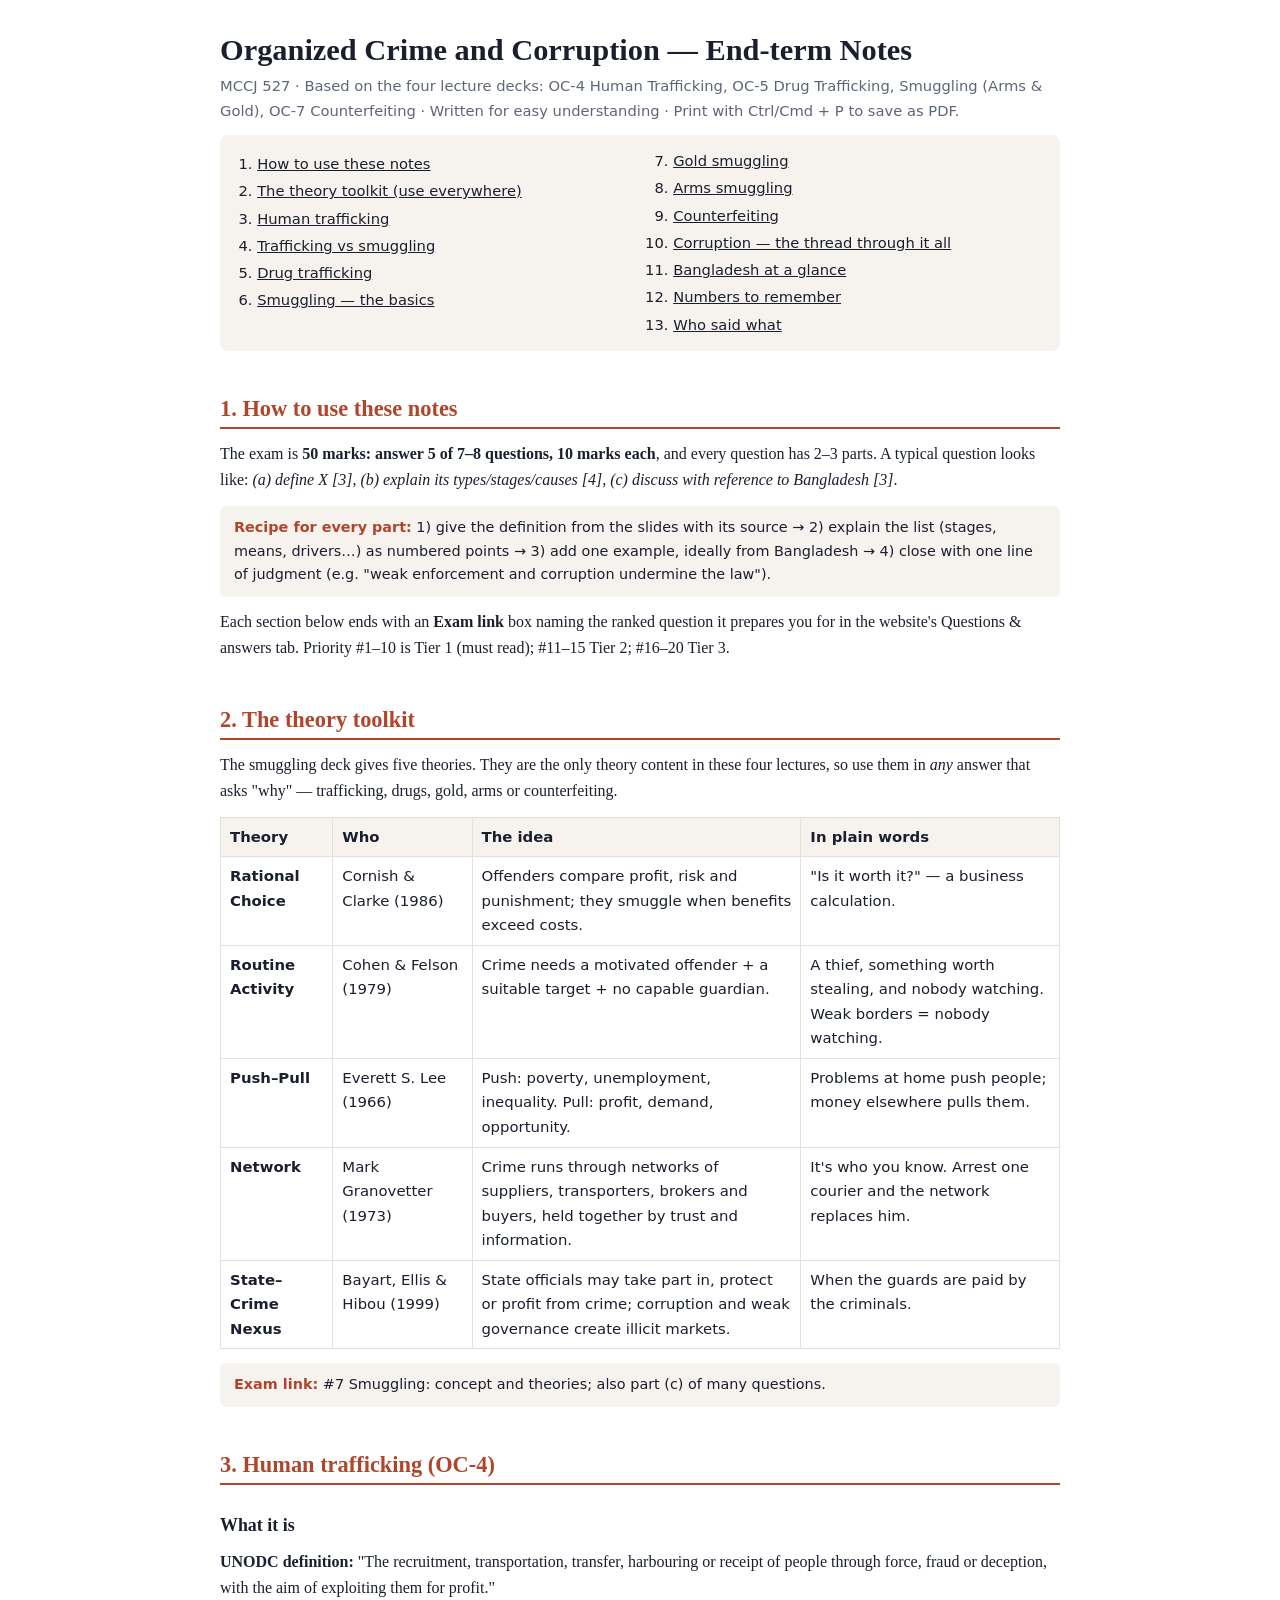
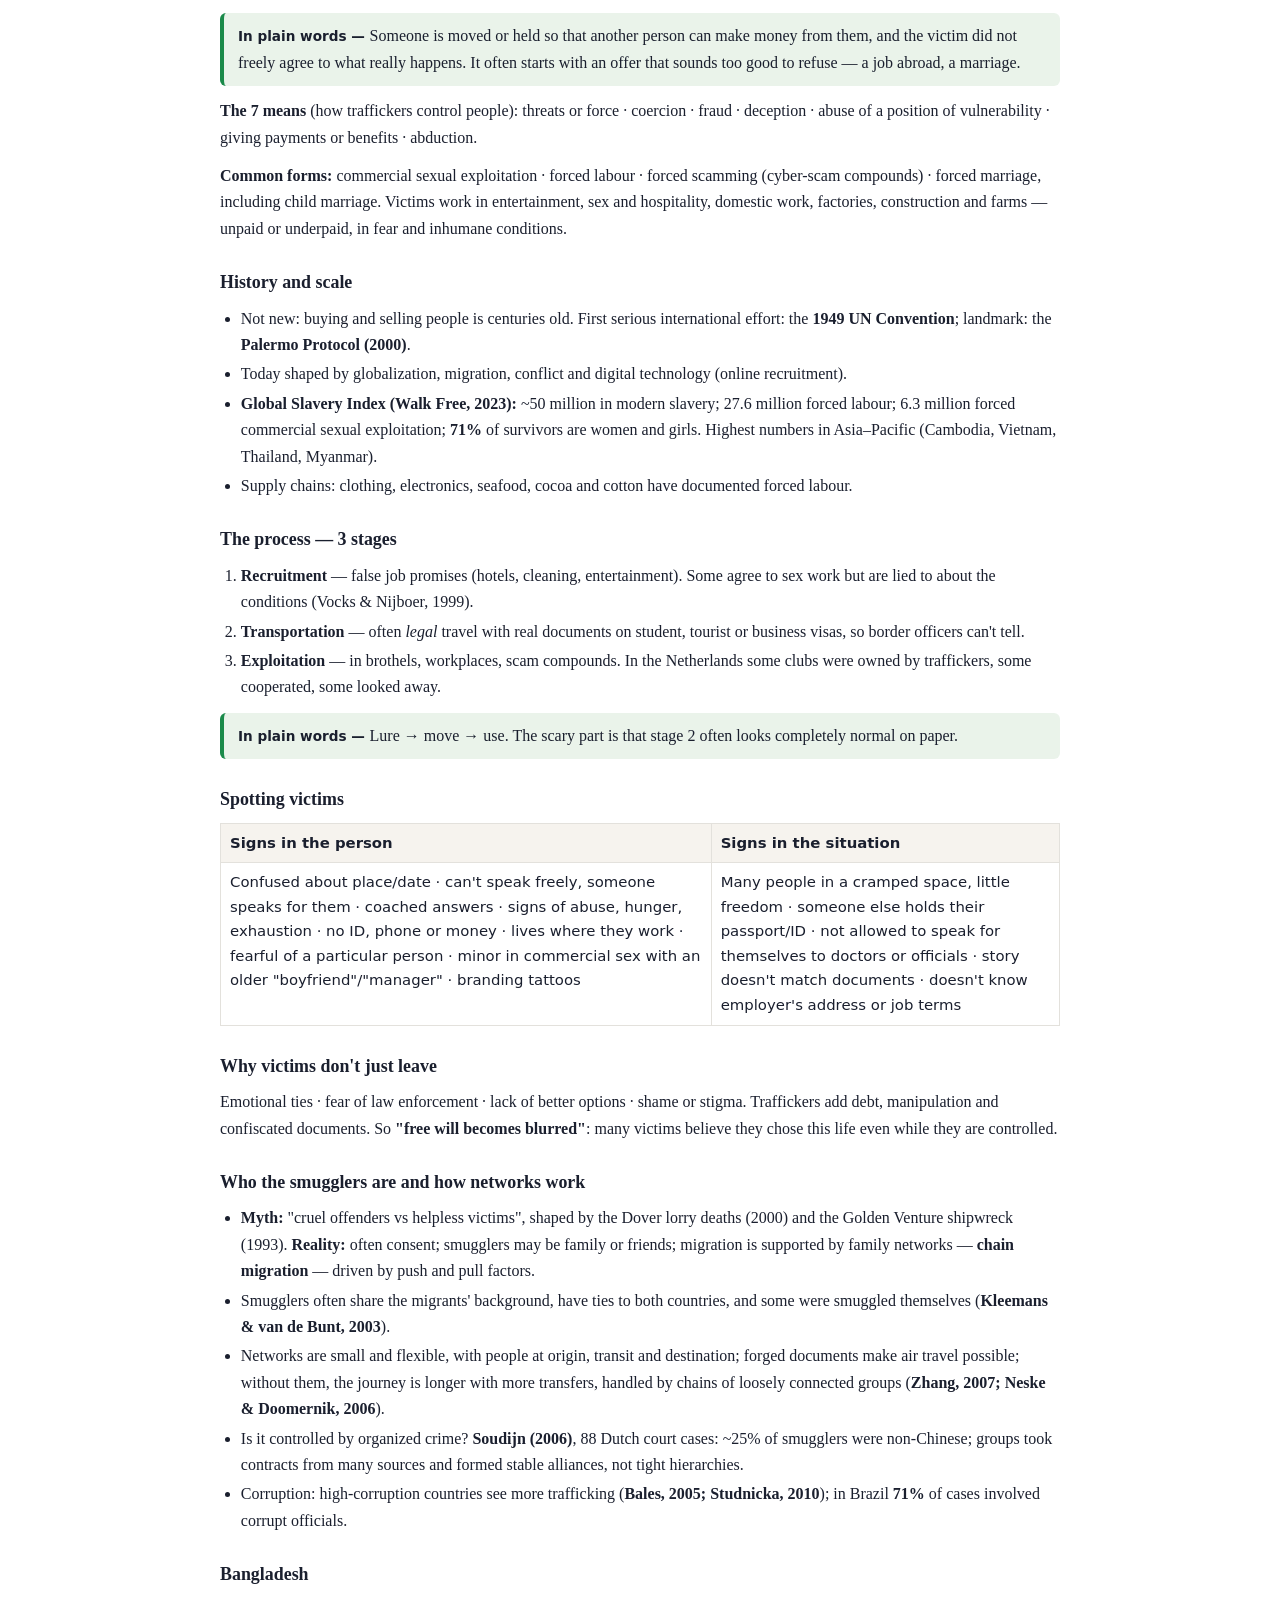
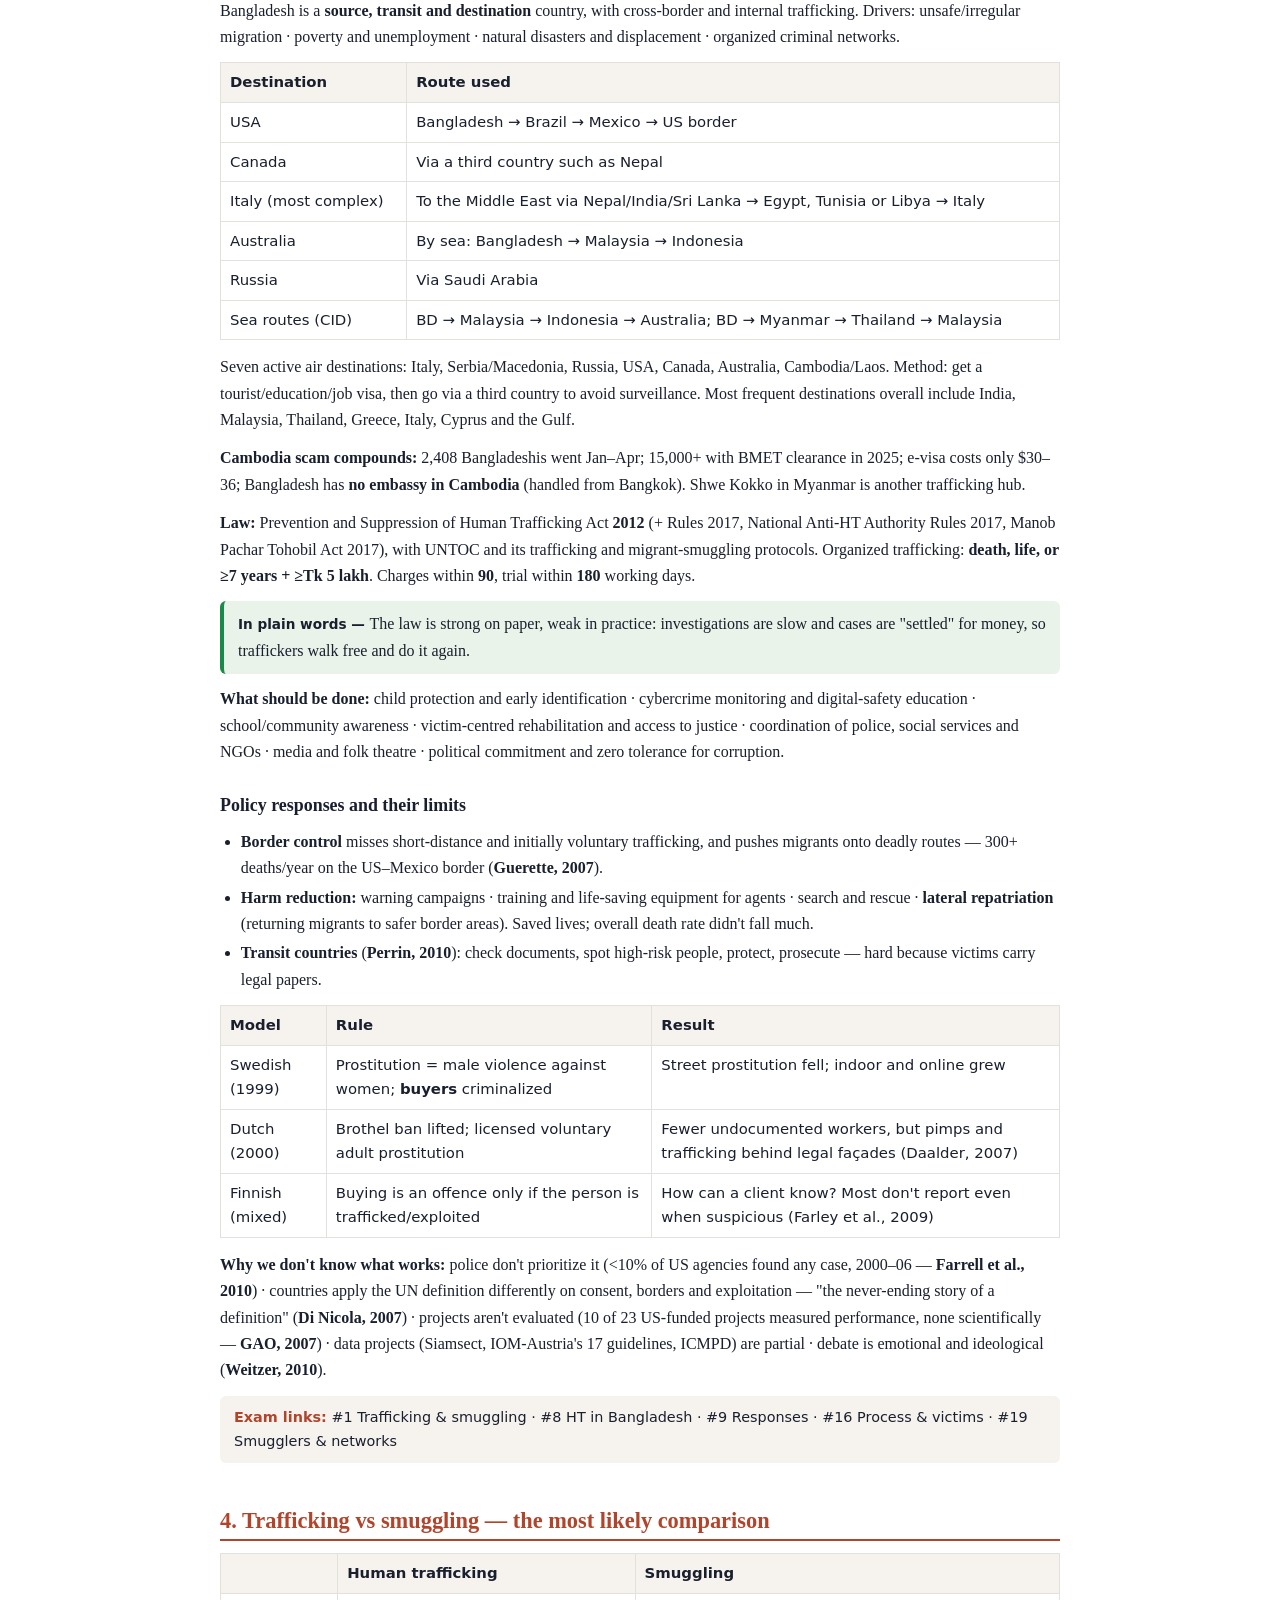
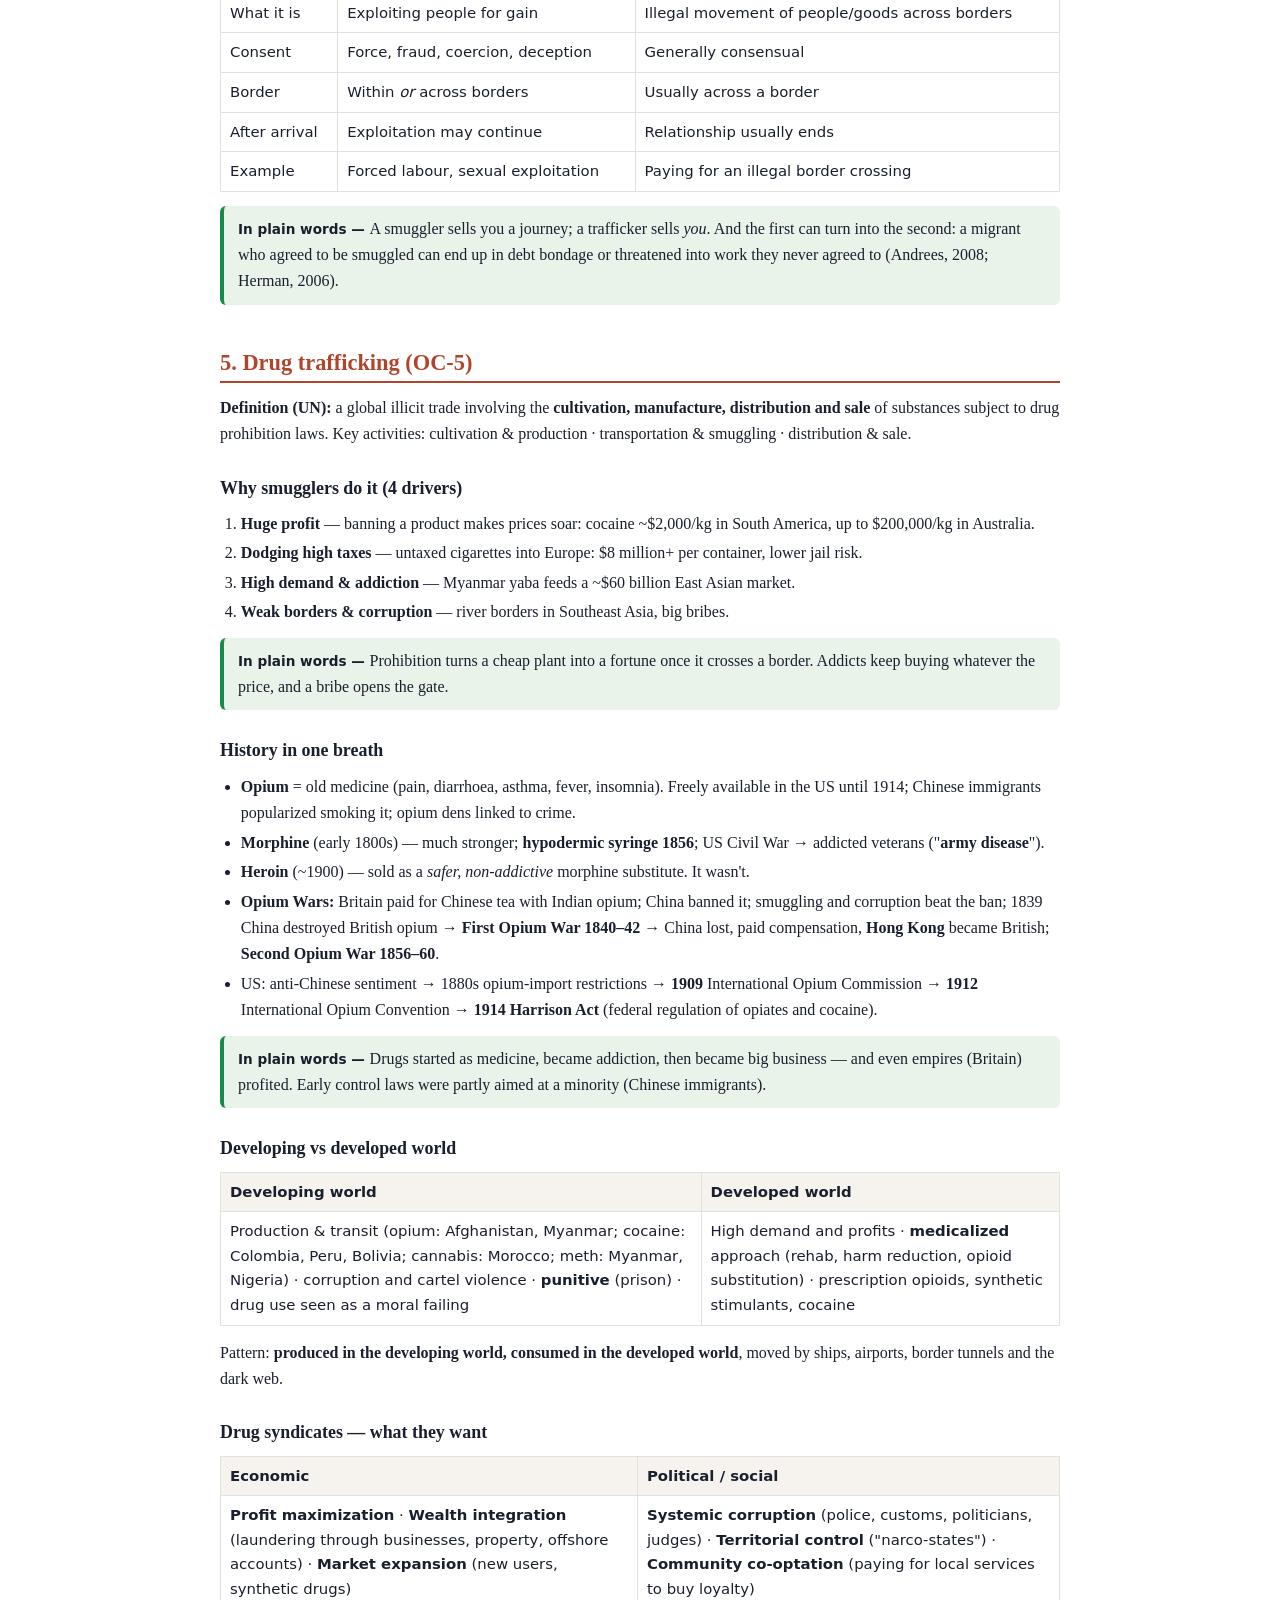
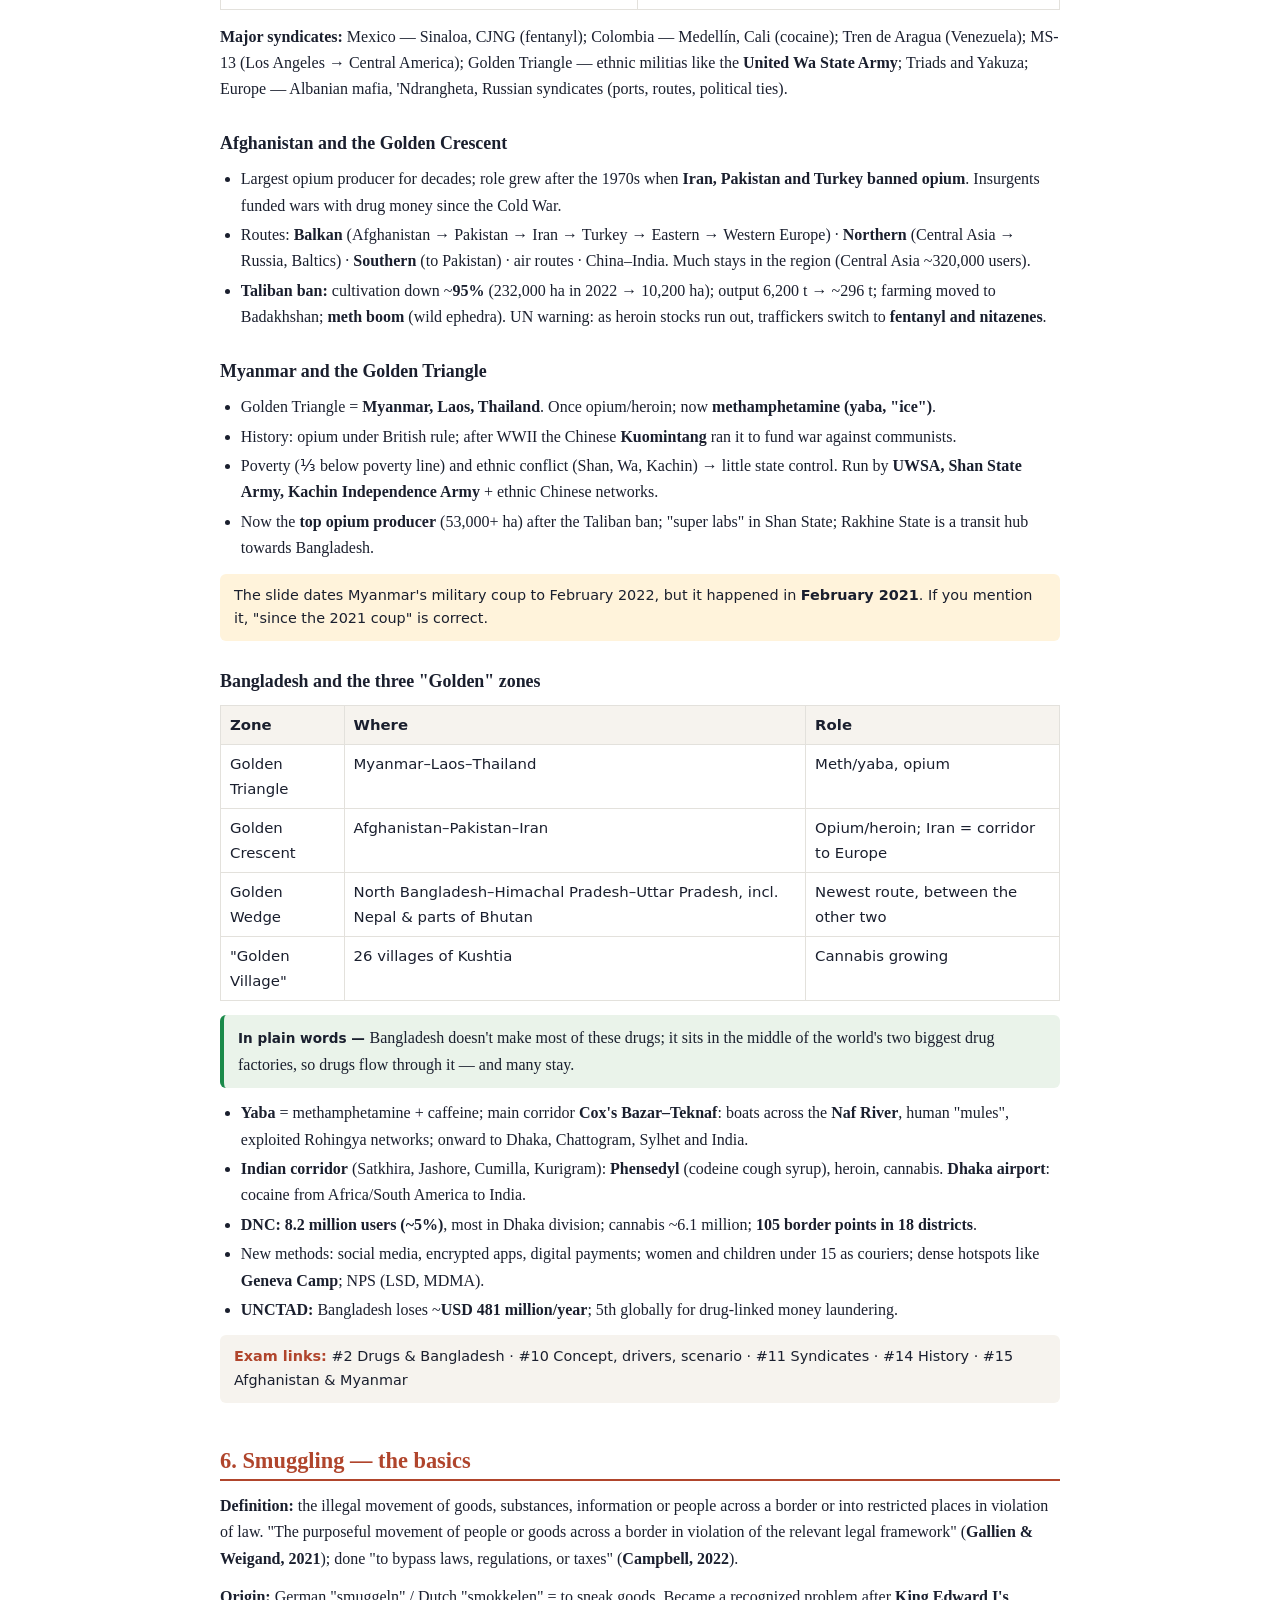
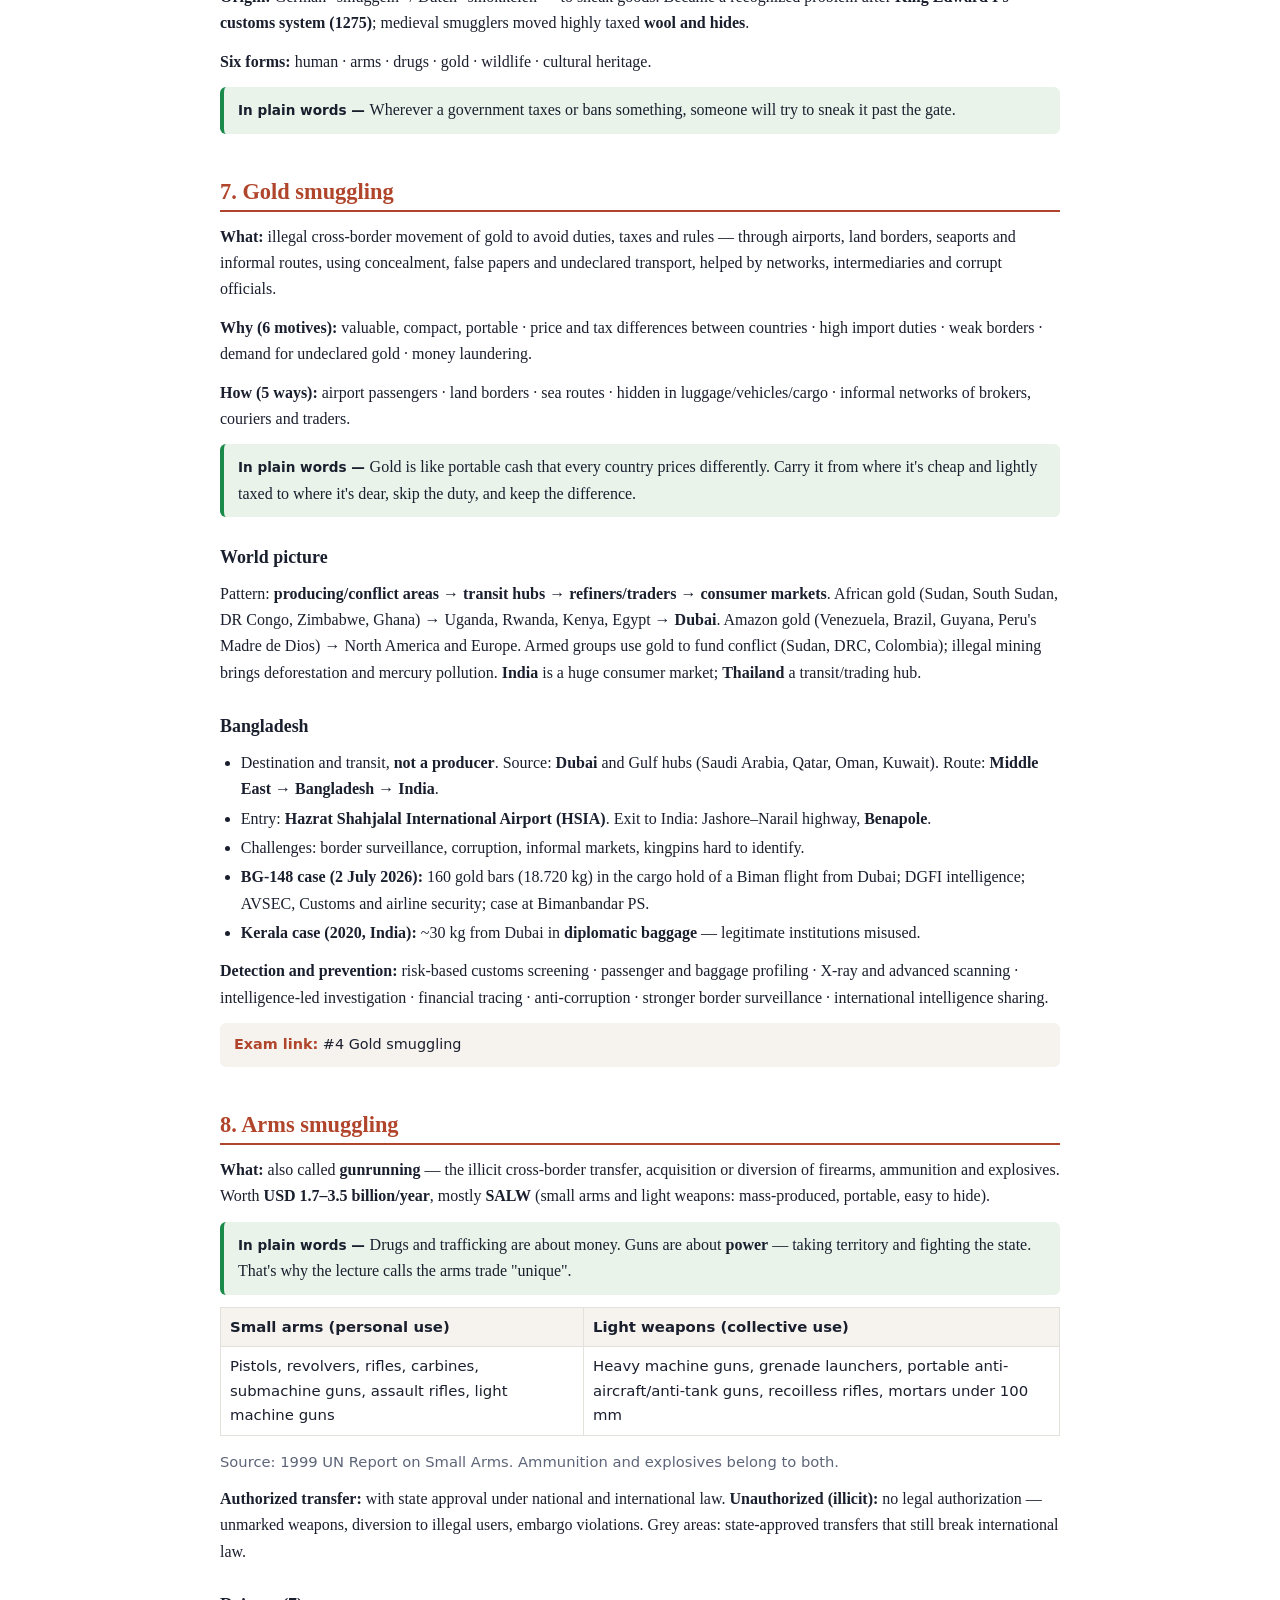
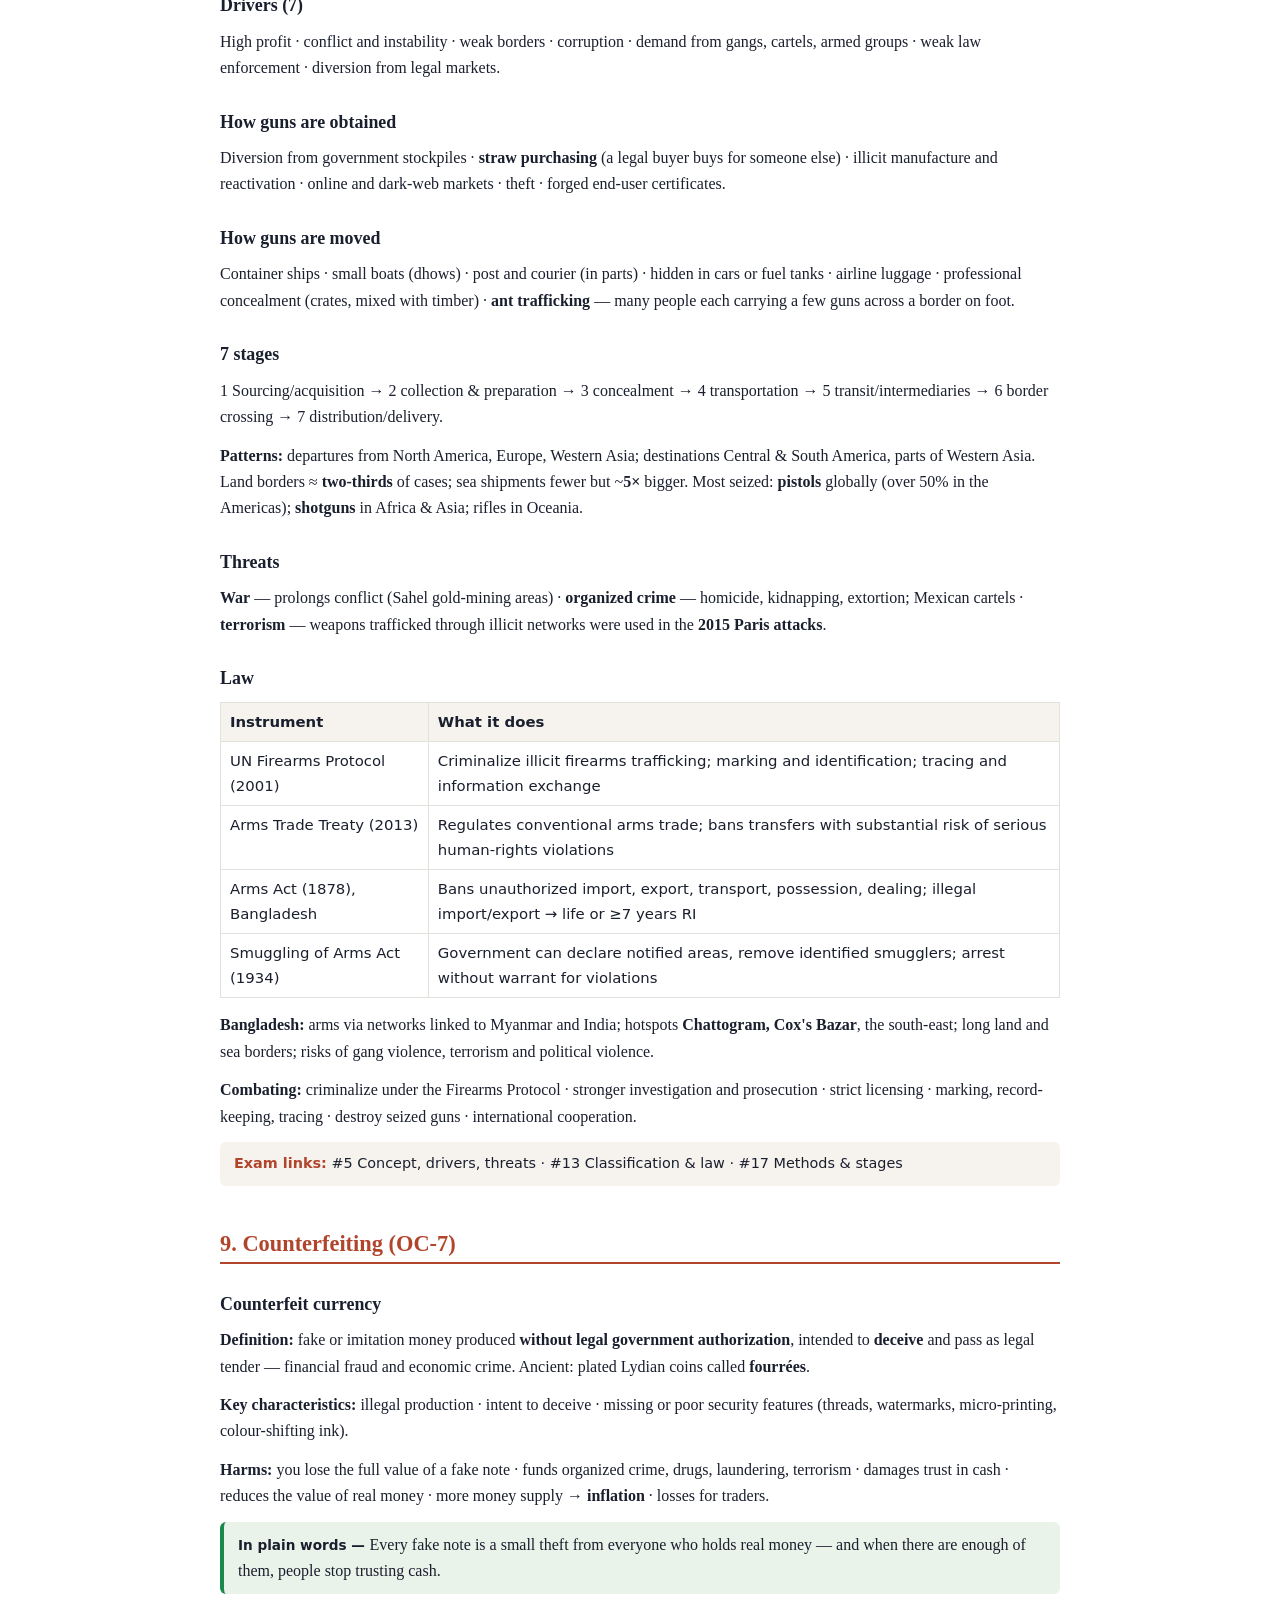
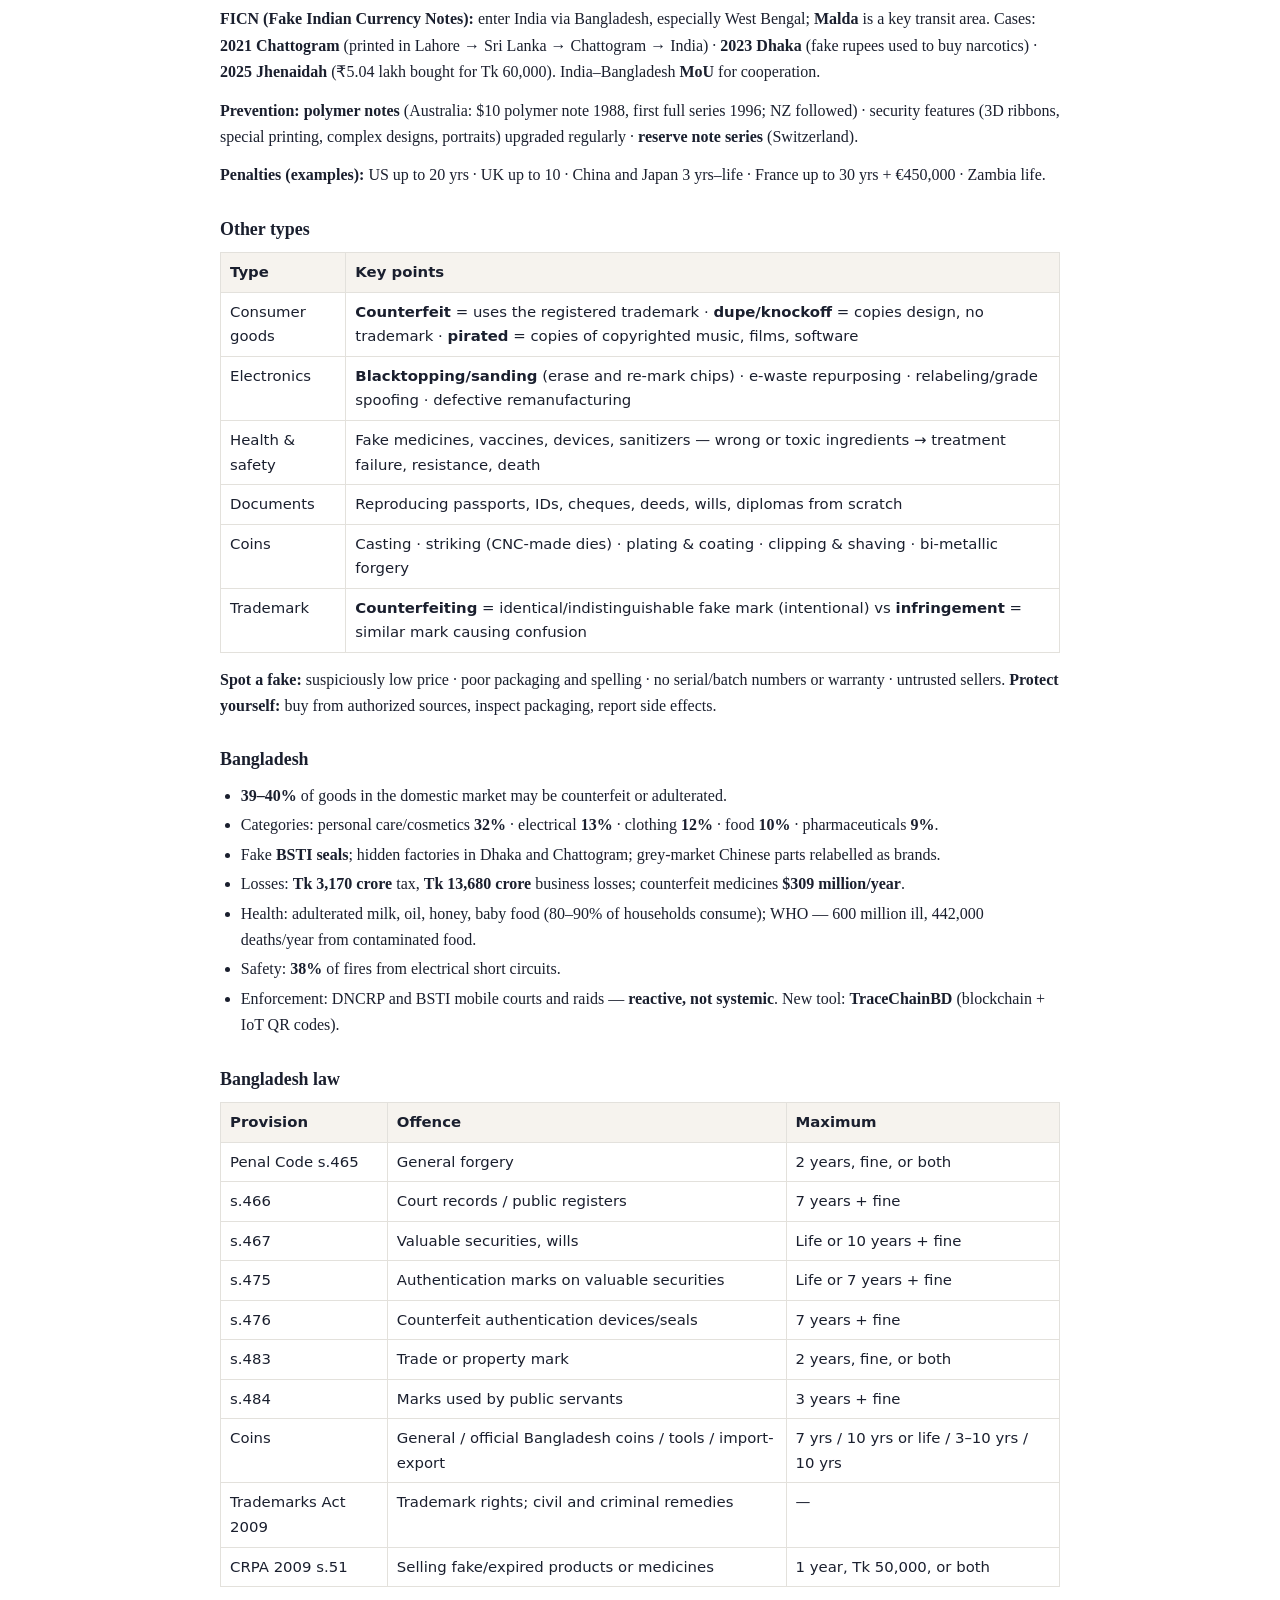
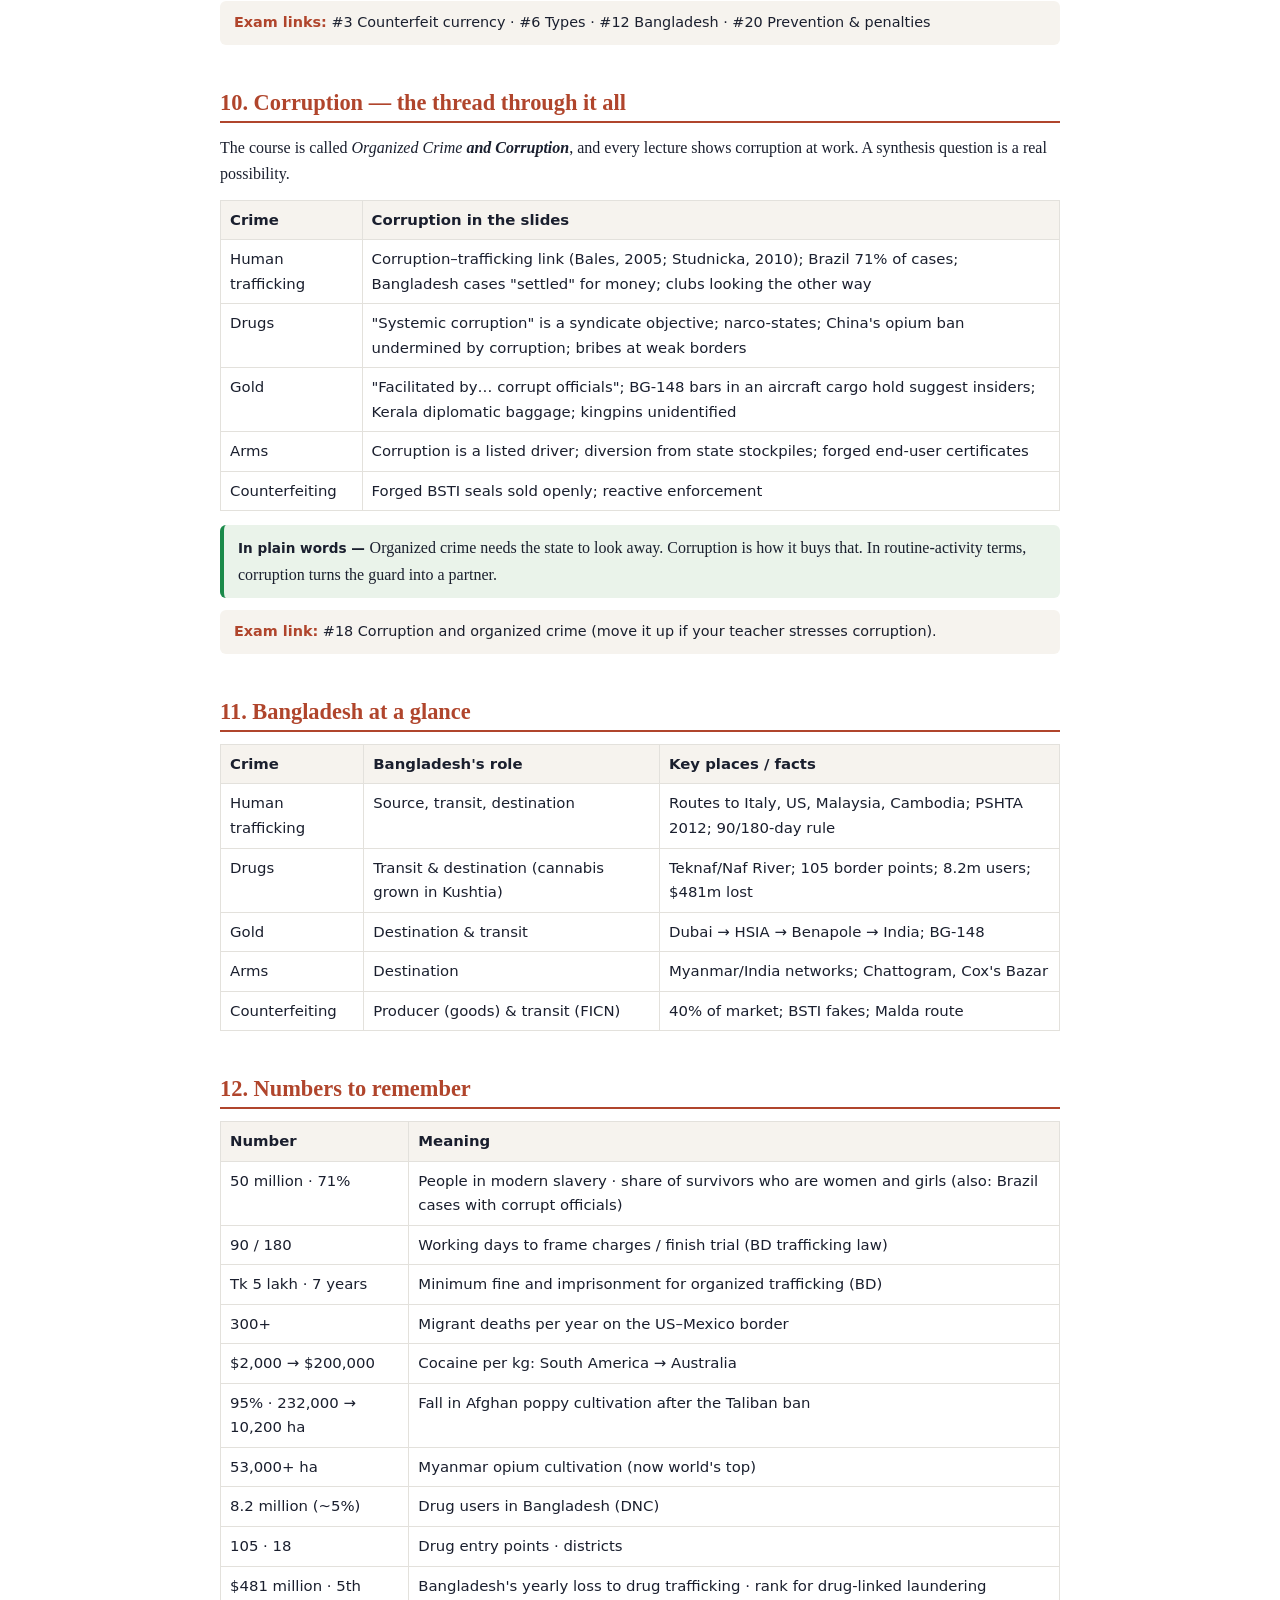
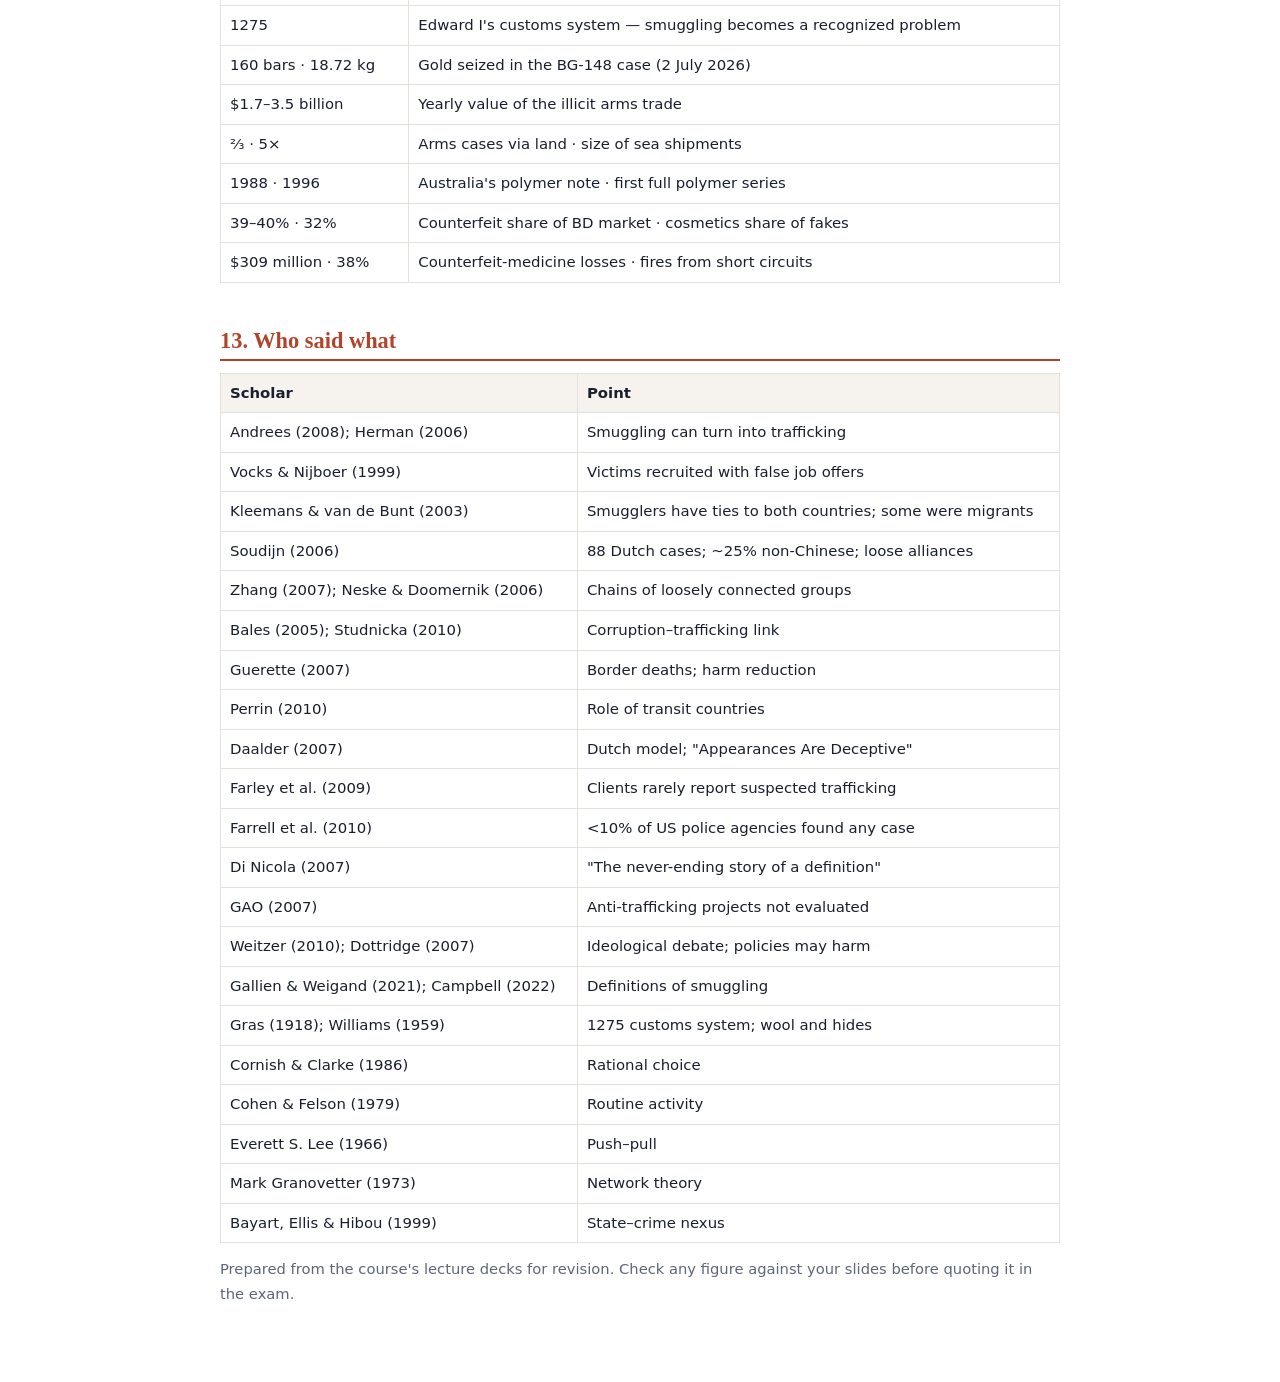
<file: resources/organized-crime/oc-final-notes.html>
<!doctype html>
<html lang="en">
<head>
<meta charset="utf-8">
<meta name="viewport" content="width=device-width, initial-scale=1">
<title>Organized Crime Notes</title>
<style>
  :root { --bg:#fff; --text:#1a1f2e; --muted:#5d6579; --accent:#b0452c; --line:#e3e1dc; --soft:#f6f3ee; --plain:#eaf3ea; --plain-line:#1a8a4a; --warn:#fff3db; color-scheme: light; }
  @media (prefers-color-scheme: dark) { :root:not([data-theme="light"]) { --bg:#121417; --text:#e8e6e1; --muted:#a19d95; --accent:#ff8a6b; --line:#2e2c29; --soft:#1d1c1a; --plain:#16261b; --plain-line:#4cc47e; --warn:#3a2c10; color-scheme: dark; } }
  :root[data-theme="dark"] { --bg:#121417; --text:#e8e6e1; --muted:#a19d95; --accent:#ff8a6b; --line:#2e2c29; --soft:#1d1c1a; --plain:#16261b; --plain-line:#4cc47e; --warn:#3a2c10; color-scheme: dark; }
  body { margin:0; background:var(--bg); color:var(--text); font:16px/1.65 Georgia, 'Times New Roman', serif; }
  .wrap { max-width:840px; margin:0 auto; padding:32px 16px 64px; }
  h1 { font-size:1.9rem; margin:0 0 6px; line-height:1.2; }
  h2 { font-size:1.4rem; color:var(--accent); border-bottom:2px solid var(--accent); padding-bottom:4px; margin:44px 0 12px; line-height:1.25; }
  h3 { font-size:1.12rem; margin:26px 0 8px; }
  p { margin:0 0 12px; }
  .sub { color:var(--muted); font-family:system-ui, sans-serif; font-size:0.92rem; }
  .plain { background:var(--plain); border-left:4px solid var(--plain-line); border-radius:6px; padding:10px 14px; margin:12px 0; }
  .plain::before { content:"In plain words — "; font-weight:700; font-family:system-ui, sans-serif; font-size:0.85rem; }
  .exam { background:var(--soft); border-radius:6px; padding:10px 14px; margin:12px 0; font-family:system-ui, sans-serif; font-size:0.9rem; }
  .exam b { color:var(--accent); }
  .warn { background:var(--warn); border-radius:6px; padding:10px 14px; margin:12px 0; font-family:system-ui, sans-serif; font-size:0.9rem; }
  table { width:100%; border-collapse:collapse; font-size:0.93rem; margin:8px 0 14px; font-family:system-ui, sans-serif; }
  th, td { text-align:left; padding:7px 9px; border:1px solid var(--line); vertical-align:top; }
  th { background:var(--soft); }
  ul, ol { padding-left:1.3em; margin:6px 0 12px; }
  li { margin:3px 0; }
  .toc { font-family:system-ui, sans-serif; font-size:0.92rem; columns:2; column-gap:28px; background:var(--soft); padding:14px 18px; border-radius:8px; }
  .toc a { color:var(--text); }
  .toc ol { margin:0; }
  @media (max-width:600px) { .toc { columns:1; } table { font-size:0.85rem; display:block; overflow-x:auto; } }
  @media print { body { background:#fff; color:#000; font-size:12px; } h2 { break-after:avoid; } table, .plain, .exam { break-inside:avoid; } .toc { columns:2; } }
</style>
</head>
<body>
<div class="wrap">
<h1>Organized Crime and Corruption — End-term Notes</h1>
<p class="sub">MCCJ 527 · Based on the four lecture decks: OC-4 Human Trafficking, OC-5 Drug Trafficking, Smuggling (Arms &amp; Gold), OC-7 Counterfeiting · Written for easy understanding · Print with Ctrl/Cmd + P to save as PDF.</p>

<div class="toc">
<ol>
  <li><a href="#start">How to use these notes</a></li>
  <li><a href="#toolkit">The theory toolkit (use everywhere)</a></li>
  <li><a href="#ht">Human trafficking</a></li>
  <li><a href="#vs">Trafficking vs smuggling</a></li>
  <li><a href="#drugs">Drug trafficking</a></li>
  <li><a href="#smuggling">Smuggling — the basics</a></li>
  <li><a href="#gold">Gold smuggling</a></li>
  <li><a href="#arms">Arms smuggling</a></li>
  <li><a href="#cf">Counterfeiting</a></li>
  <li><a href="#corruption">Corruption — the thread through it all</a></li>
  <li><a href="#bd">Bangladesh at a glance</a></li>
  <li><a href="#numbers">Numbers to remember</a></li>
  <li><a href="#names">Who said what</a></li>
</ol>
</div>

<h2 id="start">1. How to use these notes</h2>
<p>The exam is <b>50 marks: answer 5 of 7–8 questions, 10 marks each</b>, and every question has 2–3 parts. A typical question looks like: <i>(a) define X [3], (b) explain its types/stages/causes [4], (c) discuss with reference to Bangladesh [3]</i>.</p>
<div class="exam"><b>Recipe for every part:</b> 1) give the definition from the slides with its source → 2) explain the list (stages, means, drivers…) as numbered points → 3) add one example, ideally from Bangladesh → 4) close with one line of judgment (e.g. "weak enforcement and corruption undermine the law").</div>
<p>Each section below ends with an <b>Exam link</b> box naming the ranked question it prepares you for in the website's Questions &amp; answers tab. Priority #1–10 is Tier 1 (must read); #11–15 Tier 2; #16–20 Tier 3.</p>

<h2 id="toolkit">2. The theory toolkit</h2>
<p>The smuggling deck gives five theories. They are the only theory content in these four lectures, so use them in <i>any</i> answer that asks "why" — trafficking, drugs, gold, arms or counterfeiting.</p>
<table>
  <tr><th>Theory</th><th>Who</th><th>The idea</th><th>In plain words</th></tr>
  <tr><td><b>Rational Choice</b></td><td>Cornish &amp; Clarke (1986)</td><td>Offenders compare profit, risk and punishment; they smuggle when benefits exceed costs.</td><td>"Is it worth it?" — a business calculation.</td></tr>
  <tr><td><b>Routine Activity</b></td><td>Cohen &amp; Felson (1979)</td><td>Crime needs a motivated offender + a suitable target + no capable guardian.</td><td>A thief, something worth stealing, and nobody watching. Weak borders = nobody watching.</td></tr>
  <tr><td><b>Push–Pull</b></td><td>Everett S. Lee (1966)</td><td>Push: poverty, unemployment, inequality. Pull: profit, demand, opportunity.</td><td>Problems at home push people; money elsewhere pulls them.</td></tr>
  <tr><td><b>Network</b></td><td>Mark Granovetter (1973)</td><td>Crime runs through networks of suppliers, transporters, brokers and buyers, held together by trust and information.</td><td>It's who you know. Arrest one courier and the network replaces him.</td></tr>
  <tr><td><b>State–Crime Nexus</b></td><td>Bayart, Ellis &amp; Hibou (1999)</td><td>State officials may take part in, protect or profit from crime; corruption and weak governance create illicit markets.</td><td>When the guards are paid by the criminals.</td></tr>
</table>
<div class="exam"><b>Exam link:</b> #7 Smuggling: concept and theories; also part (c) of many questions.</div>

<h2 id="ht">3. Human trafficking (OC-4)</h2>
<h3>What it is</h3>
<p><b>UNODC definition:</b> "The recruitment, transportation, transfer, harbouring or receipt of people through force, fraud or deception, with the aim of exploiting them for profit."</p>
<div class="plain">Someone is moved or held so that another person can make money from them, and the victim did not freely agree to what really happens. It often starts with an offer that sounds too good to refuse — a job abroad, a marriage.</div>
<p><b>The 7 means</b> (how traffickers control people): threats or force · coercion · fraud · deception · abuse of a position of vulnerability · giving payments or benefits · abduction.</p>
<p><b>Common forms:</b> commercial sexual exploitation · forced labour · forced scamming (cyber-scam compounds) · forced marriage, including child marriage. Victims work in entertainment, sex and hospitality, domestic work, factories, construction and farms — unpaid or underpaid, in fear and inhumane conditions.</p>

<h3>History and scale</h3>
<ul>
  <li>Not new: buying and selling people is centuries old. First serious international effort: the <b>1949 UN Convention</b>; landmark: the <b>Palermo Protocol (2000)</b>.</li>
  <li>Today shaped by globalization, migration, conflict and digital technology (online recruitment).</li>
  <li><b>Global Slavery Index (Walk Free, 2023):</b> ~50 million in modern slavery; 27.6 million forced labour; 6.3 million forced commercial sexual exploitation; <b>71%</b> of survivors are women and girls. Highest numbers in Asia–Pacific (Cambodia, Vietnam, Thailand, Myanmar).</li>
  <li>Supply chains: clothing, electronics, seafood, cocoa and cotton have documented forced labour.</li>
</ul>

<h3>The process — 3 stages</h3>
<ol>
  <li><b>Recruitment</b> — false job promises (hotels, cleaning, entertainment). Some agree to sex work but are lied to about the conditions (Vocks &amp; Nijboer, 1999).</li>
  <li><b>Transportation</b> — often <i>legal</i> travel with real documents on student, tourist or business visas, so border officers can't tell.</li>
  <li><b>Exploitation</b> — in brothels, workplaces, scam compounds. In the Netherlands some clubs were owned by traffickers, some cooperated, some looked away.</li>
</ol>
<div class="plain">Lure → move → use. The scary part is that stage 2 often looks completely normal on paper.</div>

<h3>Spotting victims</h3>
<table>
  <tr><th>Signs in the person</th><th>Signs in the situation</th></tr>
  <tr><td>Confused about place/date · can't speak freely, someone speaks for them · coached answers · signs of abuse, hunger, exhaustion · no ID, phone or money · lives where they work · fearful of a particular person · minor in commercial sex with an older "boyfriend"/"manager" · branding tattoos</td><td>Many people in a cramped space, little freedom · someone else holds their passport/ID · not allowed to speak for themselves to doctors or officials · story doesn't match documents · doesn't know employer's address or job terms</td></tr>
</table>

<h3>Why victims don't just leave</h3>
<p>Emotional ties · fear of law enforcement · lack of better options · shame or stigma. Traffickers add debt, manipulation and confiscated documents. So <b>"free will becomes blurred"</b>: many victims believe they chose this life even while they are controlled.</p>

<h3>Who the smugglers are and how networks work</h3>
<ul>
  <li><b>Myth:</b> "cruel offenders vs helpless victims", shaped by the Dover lorry deaths (2000) and the Golden Venture shipwreck (1993). <b>Reality:</b> often consent; smugglers may be family or friends; migration is supported by family networks — <b>chain migration</b> — driven by push and pull factors.</li>
  <li>Smugglers often share the migrants' background, have ties to both countries, and some were smuggled themselves (<b>Kleemans &amp; van de Bunt, 2003</b>).</li>
  <li>Networks are small and flexible, with people at origin, transit and destination; forged documents make air travel possible; without them, the journey is longer with more transfers, handled by chains of loosely connected groups (<b>Zhang, 2007; Neske &amp; Doomernik, 2006</b>).</li>
  <li>Is it controlled by organized crime? <b>Soudijn (2006)</b>, 88 Dutch court cases: ~25% of smugglers were non-Chinese; groups took contracts from many sources and formed stable alliances, not tight hierarchies.</li>
  <li>Corruption: high-corruption countries see more trafficking (<b>Bales, 2005; Studnicka, 2010</b>); in Brazil <b>71%</b> of cases involved corrupt officials.</li>
</ul>

<h3>Bangladesh</h3>
<p>Bangladesh is a <b>source, transit and destination</b> country, with cross-border and internal trafficking. Drivers: unsafe/irregular migration · poverty and unemployment · natural disasters and displacement · organized criminal networks.</p>
<table>
  <tr><th>Destination</th><th>Route used</th></tr>
  <tr><td>USA</td><td>Bangladesh → Brazil → Mexico → US border</td></tr>
  <tr><td>Canada</td><td>Via a third country such as Nepal</td></tr>
  <tr><td>Italy (most complex)</td><td>To the Middle East via Nepal/India/Sri Lanka → Egypt, Tunisia or Libya → Italy</td></tr>
  <tr><td>Australia</td><td>By sea: Bangladesh → Malaysia → Indonesia</td></tr>
  <tr><td>Russia</td><td>Via Saudi Arabia</td></tr>
  <tr><td>Sea routes (CID)</td><td>BD → Malaysia → Indonesia → Australia; BD → Myanmar → Thailand → Malaysia</td></tr>
</table>
<p>Seven active air destinations: Italy, Serbia/Macedonia, Russia, USA, Canada, Australia, Cambodia/Laos. Method: get a tourist/education/job visa, then go via a third country to avoid surveillance. Most frequent destinations overall include India, Malaysia, Thailand, Greece, Italy, Cyprus and the Gulf.</p>
<p><b>Cambodia scam compounds:</b> 2,408 Bangladeshis went Jan–Apr; 15,000+ with BMET clearance in 2025; e-visa costs only $30–36; Bangladesh has <b>no embassy in Cambodia</b> (handled from Bangkok). Shwe Kokko in Myanmar is another trafficking hub.</p>
<p><b>Law:</b> Prevention and Suppression of Human Trafficking Act <b>2012</b> (+ Rules 2017, National Anti-HT Authority Rules 2017, Manob Pachar Tohobil Act 2017), with UNTOC and its trafficking and migrant-smuggling protocols. Organized trafficking: <b>death, life, or ≥7 years + ≥Tk 5 lakh</b>. Charges within <b>90</b>, trial within <b>180</b> working days.</p>
<div class="plain">The law is strong on paper, weak in practice: investigations are slow and cases are "settled" for money, so traffickers walk free and do it again.</div>
<p><b>What should be done:</b> child protection and early identification · cybercrime monitoring and digital-safety education · school/community awareness · victim-centred rehabilitation and access to justice · coordination of police, social services and NGOs · media and folk theatre · political commitment and zero tolerance for corruption.</p>

<h3>Policy responses and their limits</h3>
<ul>
  <li><b>Border control</b> misses short-distance and initially voluntary trafficking, and pushes migrants onto deadly routes — 300+ deaths/year on the US–Mexico border (<b>Guerette, 2007</b>).</li>
  <li><b>Harm reduction:</b> warning campaigns · training and life-saving equipment for agents · search and rescue · <b>lateral repatriation</b> (returning migrants to safer border areas). Saved lives; overall death rate didn't fall much.</li>
  <li><b>Transit countries</b> (<b>Perrin, 2010</b>): check documents, spot high-risk people, protect, prosecute — hard because victims carry legal papers.</li>
</ul>
<table>
  <tr><th>Model</th><th>Rule</th><th>Result</th></tr>
  <tr><td>Swedish (1999)</td><td>Prostitution = male violence against women; <b>buyers</b> criminalized</td><td>Street prostitution fell; indoor and online grew</td></tr>
  <tr><td>Dutch (2000)</td><td>Brothel ban lifted; licensed voluntary adult prostitution</td><td>Fewer undocumented workers, but pimps and trafficking behind legal façades (Daalder, 2007)</td></tr>
  <tr><td>Finnish (mixed)</td><td>Buying is an offence only if the person is trafficked/exploited</td><td>How can a client know? Most don't report even when suspicious (Farley et al., 2009)</td></tr>
</table>
<p><b>Why we don't know what works:</b> police don't prioritize it (&lt;10% of US agencies found any case, 2000–06 — <b>Farrell et al., 2010</b>) · countries apply the UN definition differently on consent, borders and exploitation — "the never-ending story of a definition" (<b>Di Nicola, 2007</b>) · projects aren't evaluated (10 of 23 US-funded projects measured performance, none scientifically — <b>GAO, 2007</b>) · data projects (Siamsect, IOM-Austria's 17 guidelines, ICMPD) are partial · debate is emotional and ideological (<b>Weitzer, 2010</b>).</p>
<div class="exam"><b>Exam links:</b> #1 Trafficking &amp; smuggling · #8 HT in Bangladesh · #9 Responses · #16 Process &amp; victims · #19 Smugglers &amp; networks</div>

<h2 id="vs">4. Trafficking vs smuggling — the most likely comparison</h2>
<table>
  <tr><th></th><th>Human trafficking</th><th>Smuggling</th></tr>
  <tr><td>What it is</td><td>Exploiting people for gain</td><td>Illegal movement of people/goods across borders</td></tr>
  <tr><td>Consent</td><td>Force, fraud, coercion, deception</td><td>Generally consensual</td></tr>
  <tr><td>Border</td><td>Within <i>or</i> across borders</td><td>Usually across a border</td></tr>
  <tr><td>After arrival</td><td>Exploitation may continue</td><td>Relationship usually ends</td></tr>
  <tr><td>Example</td><td>Forced labour, sexual exploitation</td><td>Paying for an illegal border crossing</td></tr>
</table>
<div class="plain">A smuggler sells you a journey; a trafficker sells <i>you</i>. And the first can turn into the second: a migrant who agreed to be smuggled can end up in debt bondage or threatened into work they never agreed to (Andrees, 2008; Herman, 2006).</div>

<h2 id="drugs">5. Drug trafficking (OC-5)</h2>
<p><b>Definition (UN):</b> a global illicit trade involving the <b>cultivation, manufacture, distribution and sale</b> of substances subject to drug prohibition laws. Key activities: cultivation &amp; production · transportation &amp; smuggling · distribution &amp; sale.</p>
<h3>Why smugglers do it (4 drivers)</h3>
<ol>
  <li><b>Huge profit</b> — banning a product makes prices soar: cocaine ~$2,000/kg in South America, up to $200,000/kg in Australia.</li>
  <li><b>Dodging high taxes</b> — untaxed cigarettes into Europe: $8 million+ per container, lower jail risk.</li>
  <li><b>High demand &amp; addiction</b> — Myanmar yaba feeds a ~$60 billion East Asian market.</li>
  <li><b>Weak borders &amp; corruption</b> — river borders in Southeast Asia, big bribes.</li>
</ol>
<div class="plain">Prohibition turns a cheap plant into a fortune once it crosses a border. Addicts keep buying whatever the price, and a bribe opens the gate.</div>

<h3>History in one breath</h3>
<ul>
  <li><b>Opium</b> = old medicine (pain, diarrhoea, asthma, fever, insomnia). Freely available in the US until 1914; Chinese immigrants popularized smoking it; opium dens linked to crime.</li>
  <li><b>Morphine</b> (early 1800s) — much stronger; <b>hypodermic syringe 1856</b>; US Civil War → addicted veterans ("<b>army disease</b>").</li>
  <li><b>Heroin</b> (~1900) — sold as a <i>safer, non-addictive</i> morphine substitute. It wasn't.</li>
  <li><b>Opium Wars:</b> Britain paid for Chinese tea with Indian opium; China banned it; smuggling and corruption beat the ban; 1839 China destroyed British opium → <b>First Opium War 1840–42</b> → China lost, paid compensation, <b>Hong Kong</b> became British; <b>Second Opium War 1856–60</b>.</li>
  <li>US: anti-Chinese sentiment → 1880s opium-import restrictions → <b>1909</b> International Opium Commission → <b>1912</b> International Opium Convention → <b>1914 Harrison Act</b> (federal regulation of opiates and cocaine).</li>
</ul>
<div class="plain">Drugs started as medicine, became addiction, then became big business — and even empires (Britain) profited. Early control laws were partly aimed at a minority (Chinese immigrants).</div>

<h3>Developing vs developed world</h3>
<table>
  <tr><th>Developing world</th><th>Developed world</th></tr>
  <tr><td>Production &amp; transit (opium: Afghanistan, Myanmar; cocaine: Colombia, Peru, Bolivia; cannabis: Morocco; meth: Myanmar, Nigeria) · corruption and cartel violence · <b>punitive</b> (prison) · drug use seen as a moral failing</td><td>High demand and profits · <b>medicalized</b> approach (rehab, harm reduction, opioid substitution) · prescription opioids, synthetic stimulants, cocaine</td></tr>
</table>
<p>Pattern: <b>produced in the developing world, consumed in the developed world</b>, moved by ships, airports, border tunnels and the dark web.</p>

<h3>Drug syndicates — what they want</h3>
<table>
  <tr><th>Economic</th><th>Political / social</th></tr>
  <tr><td><b>Profit maximization</b> · <b>Wealth integration</b> (laundering through businesses, property, offshore accounts) · <b>Market expansion</b> (new users, synthetic drugs)</td><td><b>Systemic corruption</b> (police, customs, politicians, judges) · <b>Territorial control</b> ("narco-states") · <b>Community co-optation</b> (paying for local services to buy loyalty)</td></tr>
</table>
<p><b>Major syndicates:</b> Mexico — Sinaloa, CJNG (fentanyl); Colombia — Medellín, Cali (cocaine); Tren de Aragua (Venezuela); MS-13 (Los Angeles → Central America); Golden Triangle — ethnic militias like the <b>United Wa State Army</b>; Triads and Yakuza; Europe — Albanian mafia, 'Ndrangheta, Russian syndicates (ports, routes, political ties).</p>

<h3>Afghanistan and the Golden Crescent</h3>
<ul>
  <li>Largest opium producer for decades; role grew after the 1970s when <b>Iran, Pakistan and Turkey banned opium</b>. Insurgents funded wars with drug money since the Cold War.</li>
  <li>Routes: <b>Balkan</b> (Afghanistan → Pakistan → Iran → Turkey → Eastern → Western Europe) · <b>Northern</b> (Central Asia → Russia, Baltics) · <b>Southern</b> (to Pakistan) · air routes · China–India. Much stays in the region (Central Asia ~320,000 users).</li>
  <li><b>Taliban ban:</b> cultivation down ~<b>95%</b> (232,000 ha in 2022 → 10,200 ha); output 6,200 t → ~296 t; farming moved to Badakhshan; <b>meth boom</b> (wild ephedra). UN warning: as heroin stocks run out, traffickers switch to <b>fentanyl and nitazenes</b>.</li>
</ul>

<h3>Myanmar and the Golden Triangle</h3>
<ul>
  <li>Golden Triangle = <b>Myanmar, Laos, Thailand</b>. Once opium/heroin; now <b>methamphetamine (yaba, "ice")</b>.</li>
  <li>History: opium under British rule; after WWII the Chinese <b>Kuomintang</b> ran it to fund war against communists.</li>
  <li>Poverty (⅓ below poverty line) and ethnic conflict (Shan, Wa, Kachin) → little state control. Run by <b>UWSA, Shan State Army, Kachin Independence Army</b> + ethnic Chinese networks.</li>
  <li>Now the <b>top opium producer</b> (53,000+ ha) after the Taliban ban; "super labs" in Shan State; Rakhine State is a transit hub towards Bangladesh.</li>
</ul>
<div class="warn">The slide dates Myanmar's military coup to February 2022, but it happened in <b>February 2021</b>. If you mention it, "since the 2021 coup" is correct.</div>

<h3>Bangladesh and the three "Golden" zones</h3>
<table>
  <tr><th>Zone</th><th>Where</th><th>Role</th></tr>
  <tr><td>Golden Triangle</td><td>Myanmar–Laos–Thailand</td><td>Meth/yaba, opium</td></tr>
  <tr><td>Golden Crescent</td><td>Afghanistan–Pakistan–Iran</td><td>Opium/heroin; Iran = corridor to Europe</td></tr>
  <tr><td>Golden Wedge</td><td>North Bangladesh–Himachal Pradesh–Uttar Pradesh, incl. Nepal &amp; parts of Bhutan</td><td>Newest route, between the other two</td></tr>
  <tr><td>"Golden Village"</td><td>26 villages of Kushtia</td><td>Cannabis growing</td></tr>
</table>
<div class="plain">Bangladesh doesn't make most of these drugs; it sits in the middle of the world's two biggest drug factories, so drugs flow through it — and many stay.</div>
<ul>
  <li><b>Yaba</b> = methamphetamine + caffeine; main corridor <b>Cox's Bazar–Teknaf</b>: boats across the <b>Naf River</b>, human "mules", exploited Rohingya networks; onward to Dhaka, Chattogram, Sylhet and India.</li>
  <li><b>Indian corridor</b> (Satkhira, Jashore, Cumilla, Kurigram): <b>Phensedyl</b> (codeine cough syrup), heroin, cannabis. <b>Dhaka airport</b>: cocaine from Africa/South America to India.</li>
  <li><b>DNC: 8.2 million users (~5%)</b>, most in Dhaka division; cannabis ~6.1 million; <b>105 border points in 18 districts</b>.</li>
  <li>New methods: social media, encrypted apps, digital payments; women and children under 15 as couriers; dense hotspots like <b>Geneva Camp</b>; NPS (LSD, MDMA).</li>
  <li><b>UNCTAD:</b> Bangladesh loses ~<b>USD 481 million/year</b>; 5th globally for drug-linked money laundering.</li>
</ul>
<div class="exam"><b>Exam links:</b> #2 Drugs &amp; Bangladesh · #10 Concept, drivers, scenario · #11 Syndicates · #14 History · #15 Afghanistan &amp; Myanmar</div>

<h2 id="smuggling">6. Smuggling — the basics</h2>
<p><b>Definition:</b> the illegal movement of goods, substances, information or people across a border or into restricted places in violation of law. "The purposeful movement of people or goods across a border in violation of the relevant legal framework" (<b>Gallien &amp; Weigand, 2021</b>); done "to bypass laws, regulations, or taxes" (<b>Campbell, 2022</b>).</p>
<p><b>Origin:</b> German "smuggeln" / Dutch "smokkelen" = to sneak goods. Became a recognized problem after <b>King Edward I's customs system (1275)</b>; medieval smugglers moved highly taxed <b>wool and hides</b>.</p>
<p><b>Six forms:</b> human · arms · drugs · gold · wildlife · cultural heritage.</p>
<div class="plain">Wherever a government taxes or bans something, someone will try to sneak it past the gate.</div>

<h2 id="gold">7. Gold smuggling</h2>
<p><b>What:</b> illegal cross-border movement of gold to avoid duties, taxes and rules — through airports, land borders, seaports and informal routes, using concealment, false papers and undeclared transport, helped by networks, intermediaries and corrupt officials.</p>
<p><b>Why (6 motives):</b> valuable, compact, portable · price and tax differences between countries · high import duties · weak borders · demand for undeclared gold · money laundering.</p>
<p><b>How (5 ways):</b> airport passengers · land borders · sea routes · hidden in luggage/vehicles/cargo · informal networks of brokers, couriers and traders.</p>
<div class="plain">Gold is like portable cash that every country prices differently. Carry it from where it's cheap and lightly taxed to where it's dear, skip the duty, and keep the difference.</div>
<h3>World picture</h3>
<p>Pattern: <b>producing/conflict areas → transit hubs → refiners/traders → consumer markets</b>. African gold (Sudan, South Sudan, DR Congo, Zimbabwe, Ghana) → Uganda, Rwanda, Kenya, Egypt → <b>Dubai</b>. Amazon gold (Venezuela, Brazil, Guyana, Peru's Madre de Dios) → North America and Europe. Armed groups use gold to fund conflict (Sudan, DRC, Colombia); illegal mining brings deforestation and mercury pollution. <b>India</b> is a huge consumer market; <b>Thailand</b> a transit/trading hub.</p>
<h3>Bangladesh</h3>
<ul>
  <li>Destination and transit, <b>not a producer</b>. Source: <b>Dubai</b> and Gulf hubs (Saudi Arabia, Qatar, Oman, Kuwait). Route: <b>Middle East → Bangladesh → India</b>.</li>
  <li>Entry: <b>Hazrat Shahjalal International Airport (HSIA)</b>. Exit to India: Jashore–Narail highway, <b>Benapole</b>.</li>
  <li>Challenges: border surveillance, corruption, informal markets, kingpins hard to identify.</li>
  <li><b>BG-148 case (2 July 2026):</b> 160 gold bars (18.720 kg) in the cargo hold of a Biman flight from Dubai; DGFI intelligence; AVSEC, Customs and airline security; case at Bimanbandar PS.</li>
  <li><b>Kerala case (2020, India):</b> ~30 kg from Dubai in <b>diplomatic baggage</b> — legitimate institutions misused.</li>
</ul>
<p><b>Detection and prevention:</b> risk-based customs screening · passenger and baggage profiling · X-ray and advanced scanning · intelligence-led investigation · financial tracing · anti-corruption · stronger border surveillance · international intelligence sharing.</p>
<div class="exam"><b>Exam link:</b> #4 Gold smuggling</div>

<h2 id="arms">8. Arms smuggling</h2>
<p><b>What:</b> also called <b>gunrunning</b> — the illicit cross-border transfer, acquisition or diversion of firearms, ammunition and explosives. Worth <b>USD 1.7–3.5 billion/year</b>, mostly <b>SALW</b> (small arms and light weapons: mass-produced, portable, easy to hide).</p>
<div class="plain">Drugs and trafficking are about money. Guns are about <b>power</b> — taking territory and fighting the state. That's why the lecture calls the arms trade "unique".</div>
<table>
  <tr><th>Small arms (personal use)</th><th>Light weapons (collective use)</th></tr>
  <tr><td>Pistols, revolvers, rifles, carbines, submachine guns, assault rifles, light machine guns</td><td>Heavy machine guns, grenade launchers, portable anti-aircraft/anti-tank guns, recoilless rifles, mortars under 100 mm</td></tr>
</table>
<p class="sub">Source: 1999 UN Report on Small Arms. Ammunition and explosives belong to both.</p>
<p><b>Authorized transfer:</b> with state approval under national and international law. <b>Unauthorized (illicit):</b> no legal authorization — unmarked weapons, diversion to illegal users, embargo violations. Grey areas: state-approved transfers that still break international law.</p>
<h3>Drivers (7)</h3>
<p>High profit · conflict and instability · weak borders · corruption · demand from gangs, cartels, armed groups · weak law enforcement · diversion from legal markets.</p>
<h3>How guns are obtained</h3>
<p>Diversion from government stockpiles · <b>straw purchasing</b> (a legal buyer buys for someone else) · illicit manufacture and reactivation · online and dark-web markets · theft · forged end-user certificates.</p>
<h3>How guns are moved</h3>
<p>Container ships · small boats (dhows) · post and courier (in parts) · hidden in cars or fuel tanks · airline luggage · professional concealment (crates, mixed with timber) · <b>ant trafficking</b> — many people each carrying a few guns across a border on foot.</p>
<h3>7 stages</h3>
<p>1 Sourcing/acquisition → 2 collection &amp; preparation → 3 concealment → 4 transportation → 5 transit/intermediaries → 6 border crossing → 7 distribution/delivery.</p>
<p><b>Patterns:</b> departures from North America, Europe, Western Asia; destinations Central &amp; South America, parts of Western Asia. Land borders ≈ <b>two-thirds</b> of cases; sea shipments fewer but ~<b>5×</b> bigger. Most seized: <b>pistols</b> globally (over 50% in the Americas); <b>shotguns</b> in Africa &amp; Asia; rifles in Oceania.</p>
<h3>Threats</h3>
<p><b>War</b> — prolongs conflict (Sahel gold-mining areas) · <b>organized crime</b> — homicide, kidnapping, extortion; Mexican cartels · <b>terrorism</b> — weapons trafficked through illicit networks were used in the <b>2015 Paris attacks</b>.</p>
<h3>Law</h3>
<table>
  <tr><th>Instrument</th><th>What it does</th></tr>
  <tr><td>UN Firearms Protocol (2001)</td><td>Criminalize illicit firearms trafficking; marking and identification; tracing and information exchange</td></tr>
  <tr><td>Arms Trade Treaty (2013)</td><td>Regulates conventional arms trade; bans transfers with substantial risk of serious human-rights violations</td></tr>
  <tr><td>Arms Act (1878), Bangladesh</td><td>Bans unauthorized import, export, transport, possession, dealing; illegal import/export → life or ≥7 years RI</td></tr>
  <tr><td>Smuggling of Arms Act (1934)</td><td>Government can declare notified areas, remove identified smugglers; arrest without warrant for violations</td></tr>
</table>
<p><b>Bangladesh:</b> arms via networks linked to Myanmar and India; hotspots <b>Chattogram, Cox's Bazar</b>, the south-east; long land and sea borders; risks of gang violence, terrorism and political violence.</p>
<p><b>Combating:</b> criminalize under the Firearms Protocol · stronger investigation and prosecution · strict licensing · marking, record-keeping, tracing · destroy seized guns · international cooperation.</p>
<div class="exam"><b>Exam links:</b> #5 Concept, drivers, threats · #13 Classification &amp; law · #17 Methods &amp; stages</div>

<h2 id="cf">9. Counterfeiting (OC-7)</h2>
<h3>Counterfeit currency</h3>
<p><b>Definition:</b> fake or imitation money produced <b>without legal government authorization</b>, intended to <b>deceive</b> and pass as legal tender — financial fraud and economic crime. Ancient: plated Lydian coins called <b>fourrées</b>.</p>
<p><b>Key characteristics:</b> illegal production · intent to deceive · missing or poor security features (threads, watermarks, micro-printing, colour-shifting ink).</p>
<p><b>Harms:</b> you lose the full value of a fake note · funds organized crime, drugs, laundering, terrorism · damages trust in cash · reduces the value of real money · more money supply → <b>inflation</b> · losses for traders.</p>
<div class="plain">Every fake note is a small theft from everyone who holds real money — and when there are enough of them, people stop trusting cash.</div>
<p><b>FICN (Fake Indian Currency Notes):</b> enter India via Bangladesh, especially West Bengal; <b>Malda</b> is a key transit area. Cases: <b>2021 Chattogram</b> (printed in Lahore → Sri Lanka → Chattogram → India) · <b>2023 Dhaka</b> (fake rupees used to buy narcotics) · <b>2025 Jhenaidah</b> (₹5.04 lakh bought for Tk 60,000). India–Bangladesh <b>MoU</b> for cooperation.</p>
<p><b>Prevention:</b> <b>polymer notes</b> (Australia: $10 polymer note 1988, first full series 1996; NZ followed) · security features (3D ribbons, special printing, complex designs, portraits) upgraded regularly · <b>reserve note series</b> (Switzerland).</p>
<p><b>Penalties (examples):</b> US up to 20 yrs · UK up to 10 · China and Japan 3 yrs–life · France up to 30 yrs + €450,000 · Zambia life.</p>

<h3>Other types</h3>
<table>
  <tr><th>Type</th><th>Key points</th></tr>
  <tr><td>Consumer goods</td><td><b>Counterfeit</b> = uses the registered trademark · <b>dupe/knockoff</b> = copies design, no trademark · <b>pirated</b> = copies of copyrighted music, films, software</td></tr>
  <tr><td>Electronics</td><td><b>Blacktopping/sanding</b> (erase and re-mark chips) · e-waste repurposing · relabeling/grade spoofing · defective remanufacturing</td></tr>
  <tr><td>Health &amp; safety</td><td>Fake medicines, vaccines, devices, sanitizers — wrong or toxic ingredients → treatment failure, resistance, death</td></tr>
  <tr><td>Documents</td><td>Reproducing passports, IDs, cheques, deeds, wills, diplomas from scratch</td></tr>
  <tr><td>Coins</td><td>Casting · striking (CNC-made dies) · plating &amp; coating · clipping &amp; shaving · bi-metallic forgery</td></tr>
  <tr><td>Trademark</td><td><b>Counterfeiting</b> = identical/indistinguishable fake mark (intentional) vs <b>infringement</b> = similar mark causing confusion</td></tr>
</table>
<p><b>Spot a fake:</b> suspiciously low price · poor packaging and spelling · no serial/batch numbers or warranty · untrusted sellers. <b>Protect yourself:</b> buy from authorized sources, inspect packaging, report side effects.</p>

<h3>Bangladesh</h3>
<ul>
  <li><b>39–40%</b> of goods in the domestic market may be counterfeit or adulterated.</li>
  <li>Categories: personal care/cosmetics <b>32%</b> · electrical <b>13%</b> · clothing <b>12%</b> · food <b>10%</b> · pharmaceuticals <b>9%</b>.</li>
  <li>Fake <b>BSTI seals</b>; hidden factories in Dhaka and Chattogram; grey-market Chinese parts relabelled as brands.</li>
  <li>Losses: <b>Tk 3,170 crore</b> tax, <b>Tk 13,680 crore</b> business losses; counterfeit medicines <b>$309 million/year</b>.</li>
  <li>Health: adulterated milk, oil, honey, baby food (80–90% of households consume); WHO — 600 million ill, 442,000 deaths/year from contaminated food.</li>
  <li>Safety: <b>38%</b> of fires from electrical short circuits.</li>
  <li>Enforcement: DNCRP and BSTI mobile courts and raids — <b>reactive, not systemic</b>. New tool: <b>TraceChainBD</b> (blockchain + IoT QR codes).</li>
</ul>
<h3>Bangladesh law</h3>
<table>
  <tr><th>Provision</th><th>Offence</th><th>Maximum</th></tr>
  <tr><td>Penal Code s.465</td><td>General forgery</td><td>2 years, fine, or both</td></tr>
  <tr><td>s.466</td><td>Court records / public registers</td><td>7 years + fine</td></tr>
  <tr><td>s.467</td><td>Valuable securities, wills</td><td>Life or 10 years + fine</td></tr>
  <tr><td>s.475</td><td>Authentication marks on valuable securities</td><td>Life or 7 years + fine</td></tr>
  <tr><td>s.476</td><td>Counterfeit authentication devices/seals</td><td>7 years + fine</td></tr>
  <tr><td>s.483</td><td>Trade or property mark</td><td>2 years, fine, or both</td></tr>
  <tr><td>s.484</td><td>Marks used by public servants</td><td>3 years + fine</td></tr>
  <tr><td>Coins</td><td>General / official Bangladesh coins / tools / import-export</td><td>7 yrs / 10 yrs or life / 3–10 yrs / 10 yrs</td></tr>
  <tr><td>Trademarks Act 2009</td><td>Trademark rights; civil and criminal remedies</td><td>—</td></tr>
  <tr><td>CRPA 2009 s.51</td><td>Selling fake/expired products or medicines</td><td>1 year, Tk 50,000, or both</td></tr>
</table>
<div class="exam"><b>Exam links:</b> #3 Counterfeit currency · #6 Types · #12 Bangladesh · #20 Prevention &amp; penalties</div>

<h2 id="corruption">10. Corruption — the thread through it all</h2>
<p>The course is called <i>Organized Crime <b>and Corruption</b></i>, and every lecture shows corruption at work. A synthesis question is a real possibility.</p>
<table>
  <tr><th>Crime</th><th>Corruption in the slides</th></tr>
  <tr><td>Human trafficking</td><td>Corruption–trafficking link (Bales, 2005; Studnicka, 2010); Brazil 71% of cases; Bangladesh cases "settled" for money; clubs looking the other way</td></tr>
  <tr><td>Drugs</td><td>"Systemic corruption" is a syndicate objective; narco-states; China's opium ban undermined by corruption; bribes at weak borders</td></tr>
  <tr><td>Gold</td><td>"Facilitated by… corrupt officials"; BG-148 bars in an aircraft cargo hold suggest insiders; Kerala diplomatic baggage; kingpins unidentified</td></tr>
  <tr><td>Arms</td><td>Corruption is a listed driver; diversion from state stockpiles; forged end-user certificates</td></tr>
  <tr><td>Counterfeiting</td><td>Forged BSTI seals sold openly; reactive enforcement</td></tr>
</table>
<div class="plain">Organized crime needs the state to look away. Corruption is how it buys that. In routine-activity terms, corruption turns the guard into a partner.</div>
<div class="exam"><b>Exam link:</b> #18 Corruption and organized crime (move it up if your teacher stresses corruption).</div>

<h2 id="bd">11. Bangladesh at a glance</h2>
<table>
  <tr><th>Crime</th><th>Bangladesh's role</th><th>Key places / facts</th></tr>
  <tr><td>Human trafficking</td><td>Source, transit, destination</td><td>Routes to Italy, US, Malaysia, Cambodia; PSHTA 2012; 90/180-day rule</td></tr>
  <tr><td>Drugs</td><td>Transit &amp; destination (cannabis grown in Kushtia)</td><td>Teknaf/Naf River; 105 border points; 8.2m users; $481m lost</td></tr>
  <tr><td>Gold</td><td>Destination &amp; transit</td><td>Dubai → HSIA → Benapole → India; BG-148</td></tr>
  <tr><td>Arms</td><td>Destination</td><td>Myanmar/India networks; Chattogram, Cox's Bazar</td></tr>
  <tr><td>Counterfeiting</td><td>Producer (goods) &amp; transit (FICN)</td><td>40% of market; BSTI fakes; Malda route</td></tr>
</table>

<h2 id="numbers">12. Numbers to remember</h2>
<table>
  <tr><th>Number</th><th>Meaning</th></tr>
  <tr><td>50 million · 71%</td><td>People in modern slavery · share of survivors who are women and girls (also: Brazil cases with corrupt officials)</td></tr>
  <tr><td>90 / 180</td><td>Working days to frame charges / finish trial (BD trafficking law)</td></tr>
  <tr><td>Tk 5 lakh · 7 years</td><td>Minimum fine and imprisonment for organized trafficking (BD)</td></tr>
  <tr><td>300+</td><td>Migrant deaths per year on the US–Mexico border</td></tr>
  <tr><td>$2,000 → $200,000</td><td>Cocaine per kg: South America → Australia</td></tr>
  <tr><td>95% · 232,000 → 10,200 ha</td><td>Fall in Afghan poppy cultivation after the Taliban ban</td></tr>
  <tr><td>53,000+ ha</td><td>Myanmar opium cultivation (now world's top)</td></tr>
  <tr><td>8.2 million (~5%)</td><td>Drug users in Bangladesh (DNC)</td></tr>
  <tr><td>105 · 18</td><td>Drug entry points · districts</td></tr>
  <tr><td>$481 million · 5th</td><td>Bangladesh's yearly loss to drug trafficking · rank for drug-linked laundering</td></tr>
  <tr><td>1275</td><td>Edward I's customs system — smuggling becomes a recognized problem</td></tr>
  <tr><td>160 bars · 18.72 kg</td><td>Gold seized in the BG-148 case (2 July 2026)</td></tr>
  <tr><td>$1.7–3.5 billion</td><td>Yearly value of the illicit arms trade</td></tr>
  <tr><td>⅔ · 5×</td><td>Arms cases via land · size of sea shipments</td></tr>
  <tr><td>1988 · 1996</td><td>Australia's polymer note · first full polymer series</td></tr>
  <tr><td>39–40% · 32%</td><td>Counterfeit share of BD market · cosmetics share of fakes</td></tr>
  <tr><td>$309 million · 38%</td><td>Counterfeit-medicine losses · fires from short circuits</td></tr>
</table>

<h2 id="names">13. Who said what</h2>
<table>
  <tr><th>Scholar</th><th>Point</th></tr>
  <tr><td>Andrees (2008); Herman (2006)</td><td>Smuggling can turn into trafficking</td></tr>
  <tr><td>Vocks &amp; Nijboer (1999)</td><td>Victims recruited with false job offers</td></tr>
  <tr><td>Kleemans &amp; van de Bunt (2003)</td><td>Smugglers have ties to both countries; some were migrants</td></tr>
  <tr><td>Soudijn (2006)</td><td>88 Dutch cases; ~25% non-Chinese; loose alliances</td></tr>
  <tr><td>Zhang (2007); Neske &amp; Doomernik (2006)</td><td>Chains of loosely connected groups</td></tr>
  <tr><td>Bales (2005); Studnicka (2010)</td><td>Corruption–trafficking link</td></tr>
  <tr><td>Guerette (2007)</td><td>Border deaths; harm reduction</td></tr>
  <tr><td>Perrin (2010)</td><td>Role of transit countries</td></tr>
  <tr><td>Daalder (2007)</td><td>Dutch model; "Appearances Are Deceptive"</td></tr>
  <tr><td>Farley et al. (2009)</td><td>Clients rarely report suspected trafficking</td></tr>
  <tr><td>Farrell et al. (2010)</td><td>&lt;10% of US police agencies found any case</td></tr>
  <tr><td>Di Nicola (2007)</td><td>"The never-ending story of a definition"</td></tr>
  <tr><td>GAO (2007)</td><td>Anti-trafficking projects not evaluated</td></tr>
  <tr><td>Weitzer (2010); Dottridge (2007)</td><td>Ideological debate; policies may harm</td></tr>
  <tr><td>Gallien &amp; Weigand (2021); Campbell (2022)</td><td>Definitions of smuggling</td></tr>
  <tr><td>Gras (1918); Williams (1959)</td><td>1275 customs system; wool and hides</td></tr>
  <tr><td>Cornish &amp; Clarke (1986)</td><td>Rational choice</td></tr>
  <tr><td>Cohen &amp; Felson (1979)</td><td>Routine activity</td></tr>
  <tr><td>Everett S. Lee (1966)</td><td>Push–pull</td></tr>
  <tr><td>Mark Granovetter (1973)</td><td>Network theory</td></tr>
  <tr><td>Bayart, Ellis &amp; Hibou (1999)</td><td>State–crime nexus</td></tr>
</table>
<p class="sub">Prepared from the course's lecture decks for revision. Check any figure against your slides before quoting it in the exam.</p>
</div>
</body>
</html>
</file>
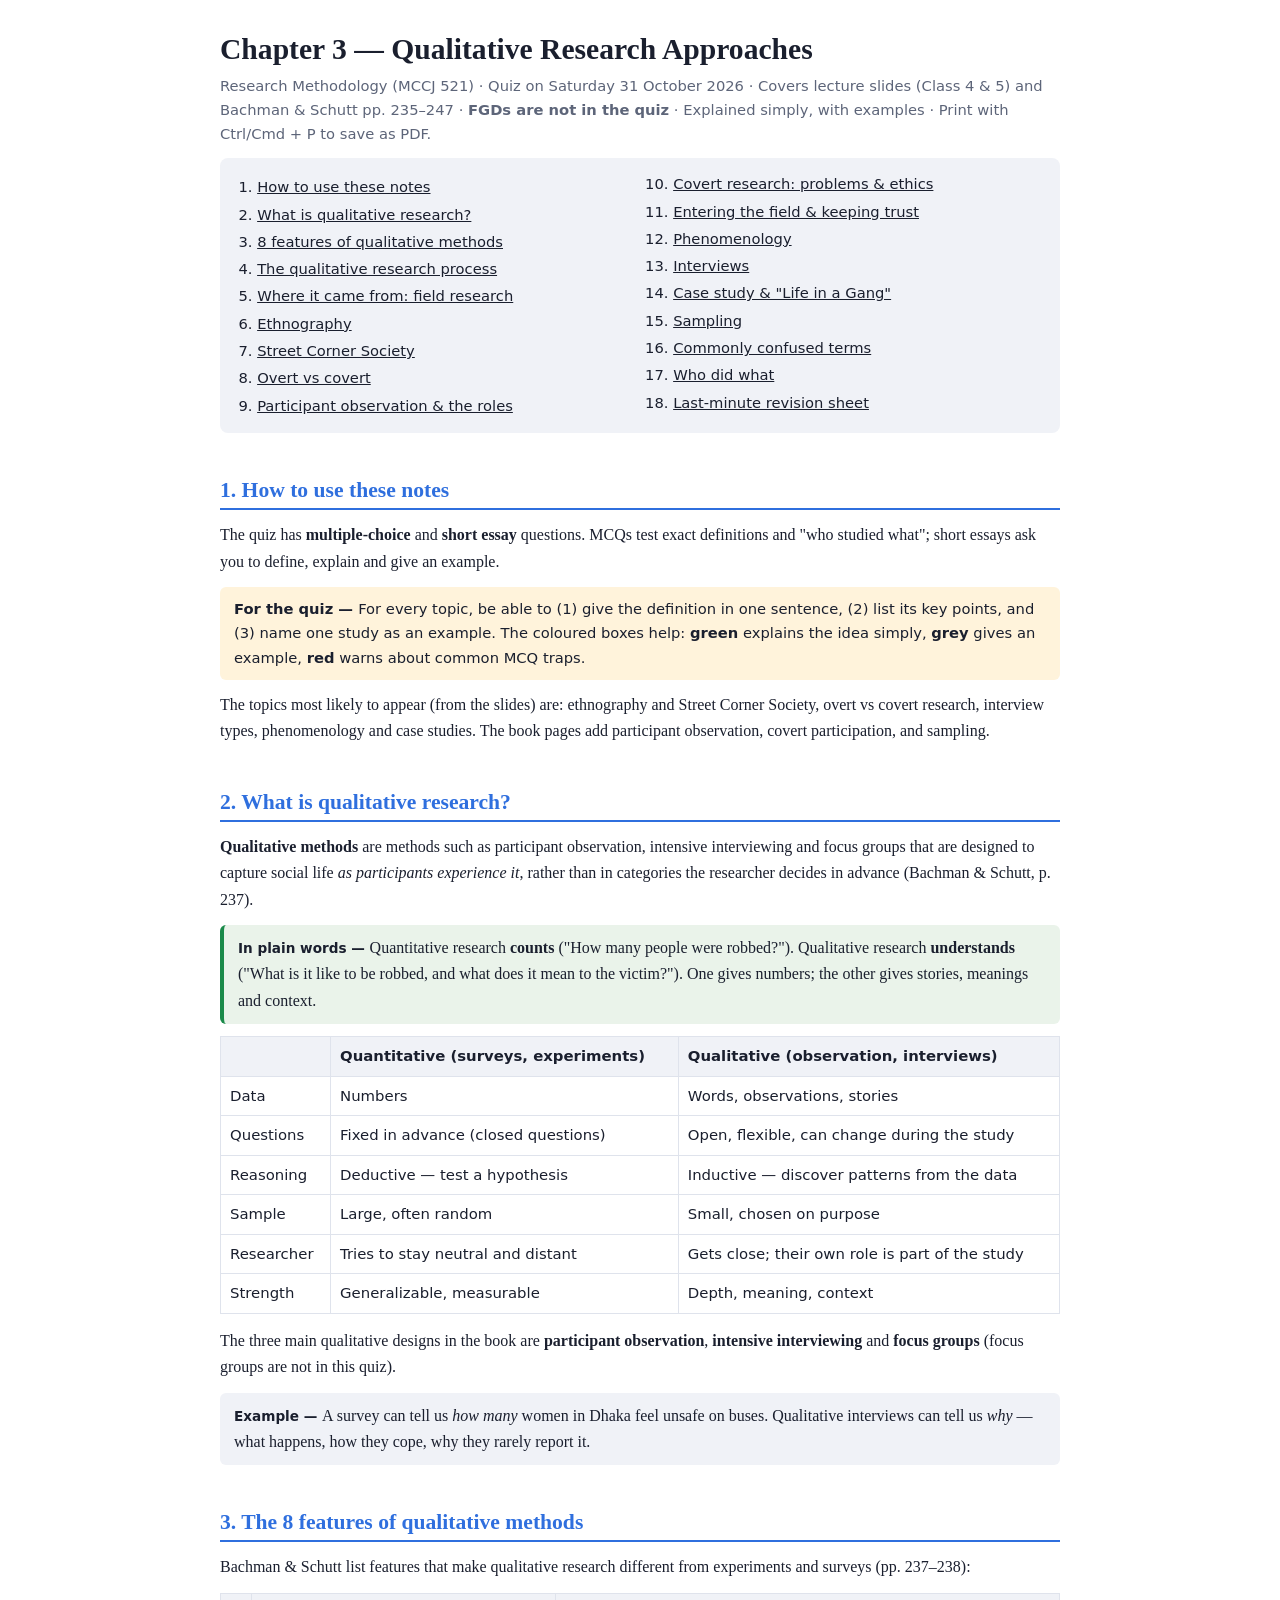
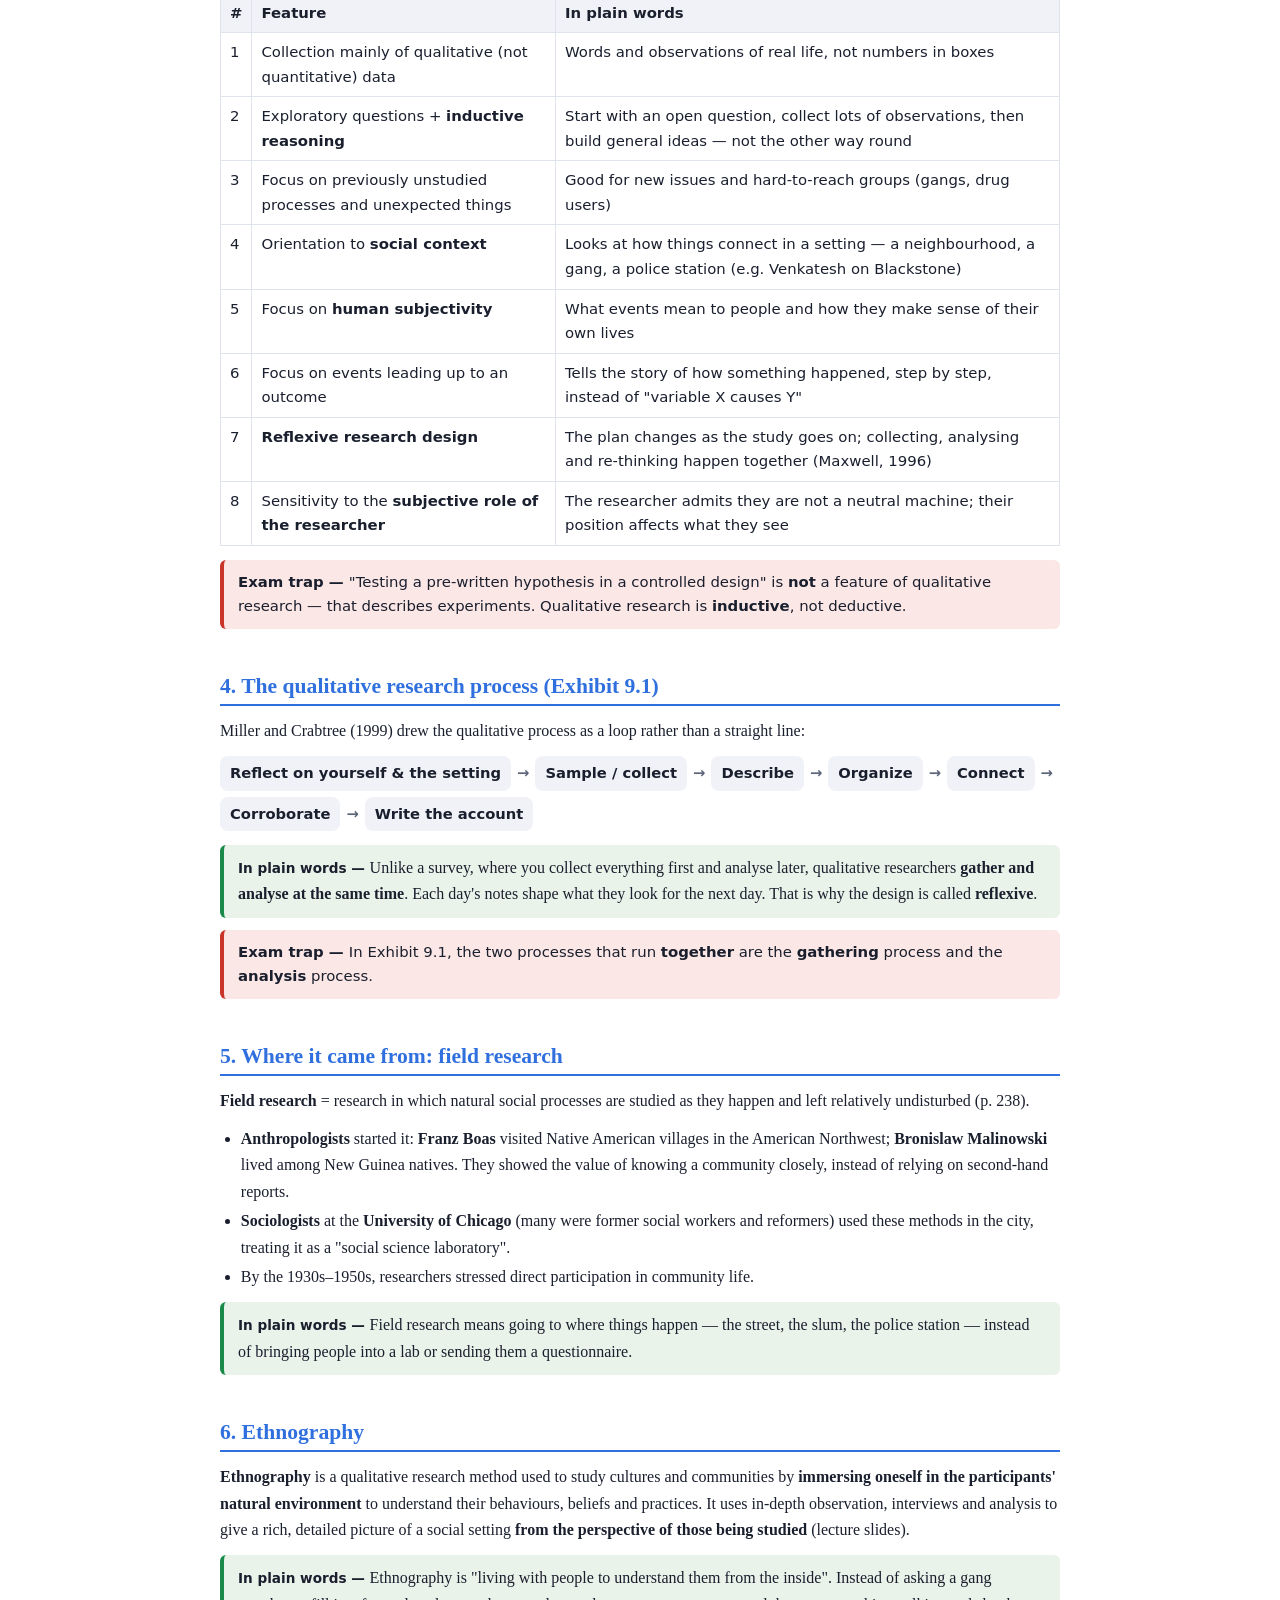
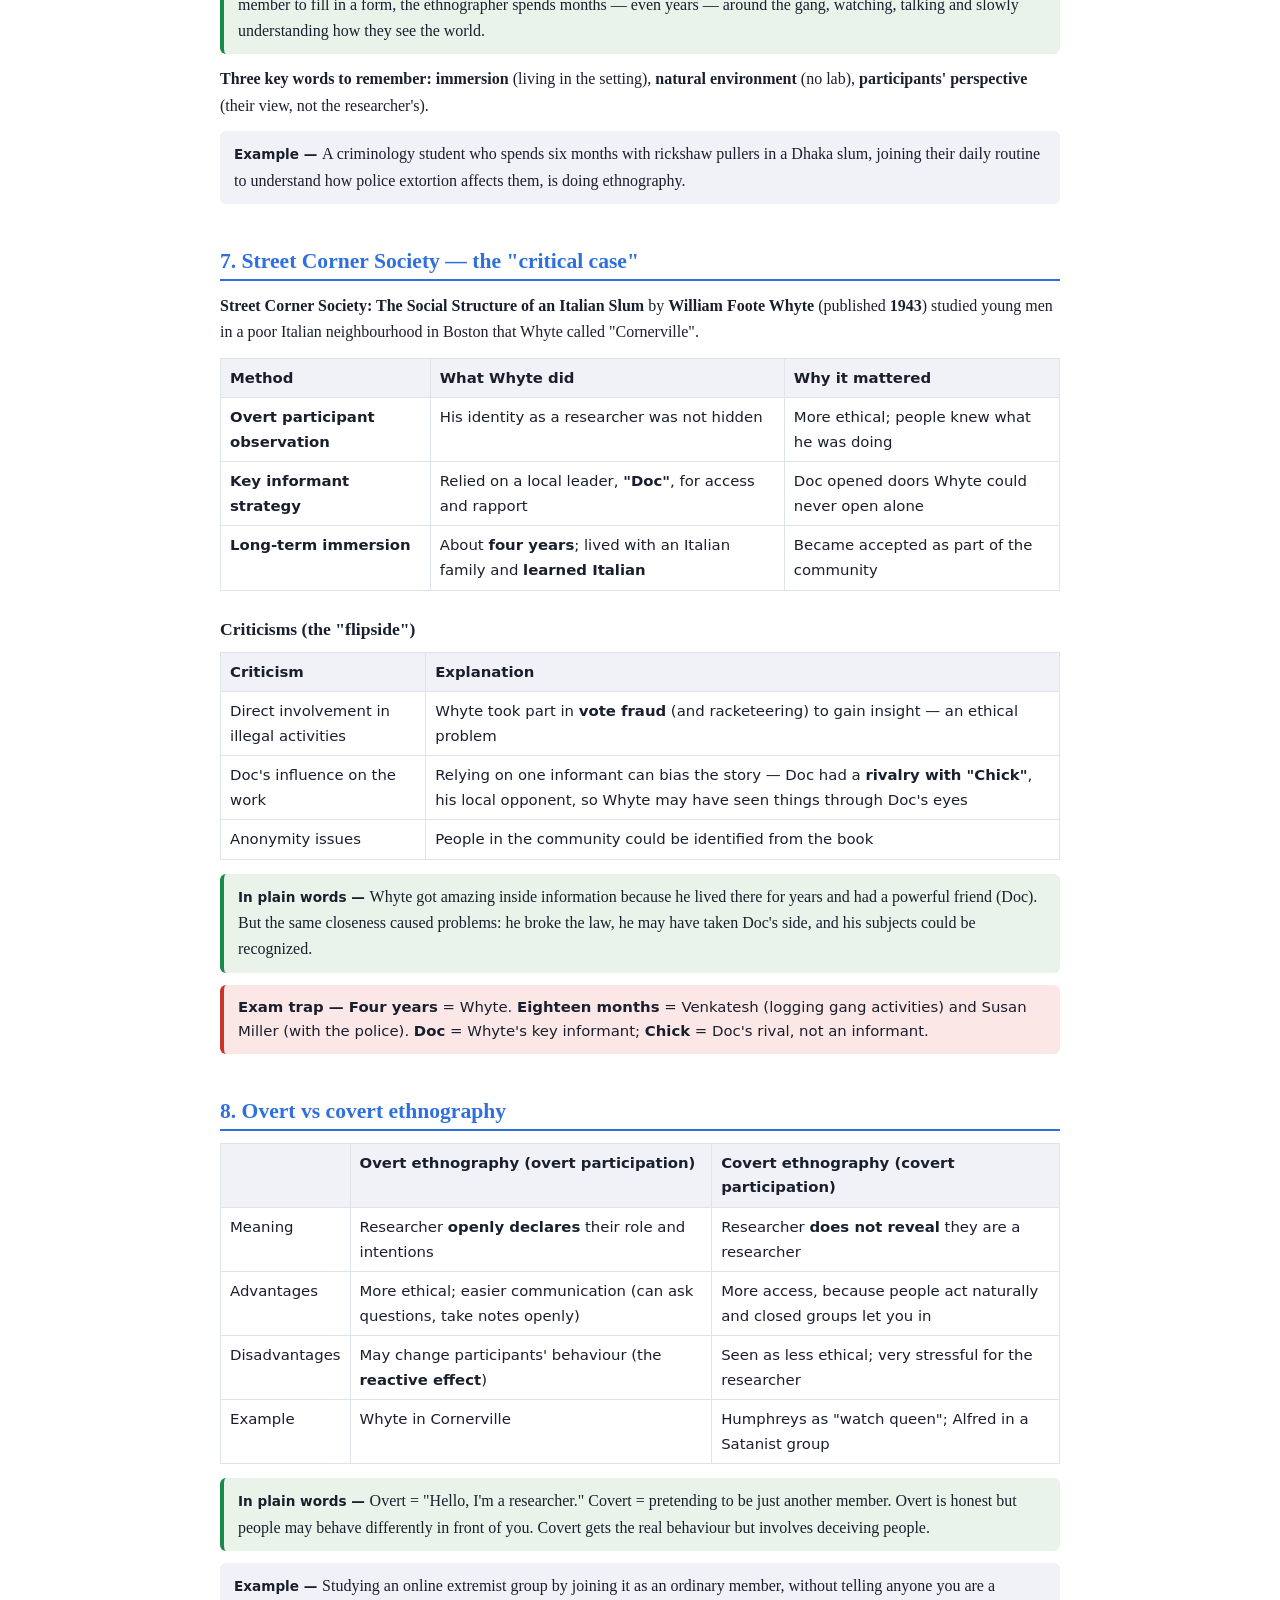
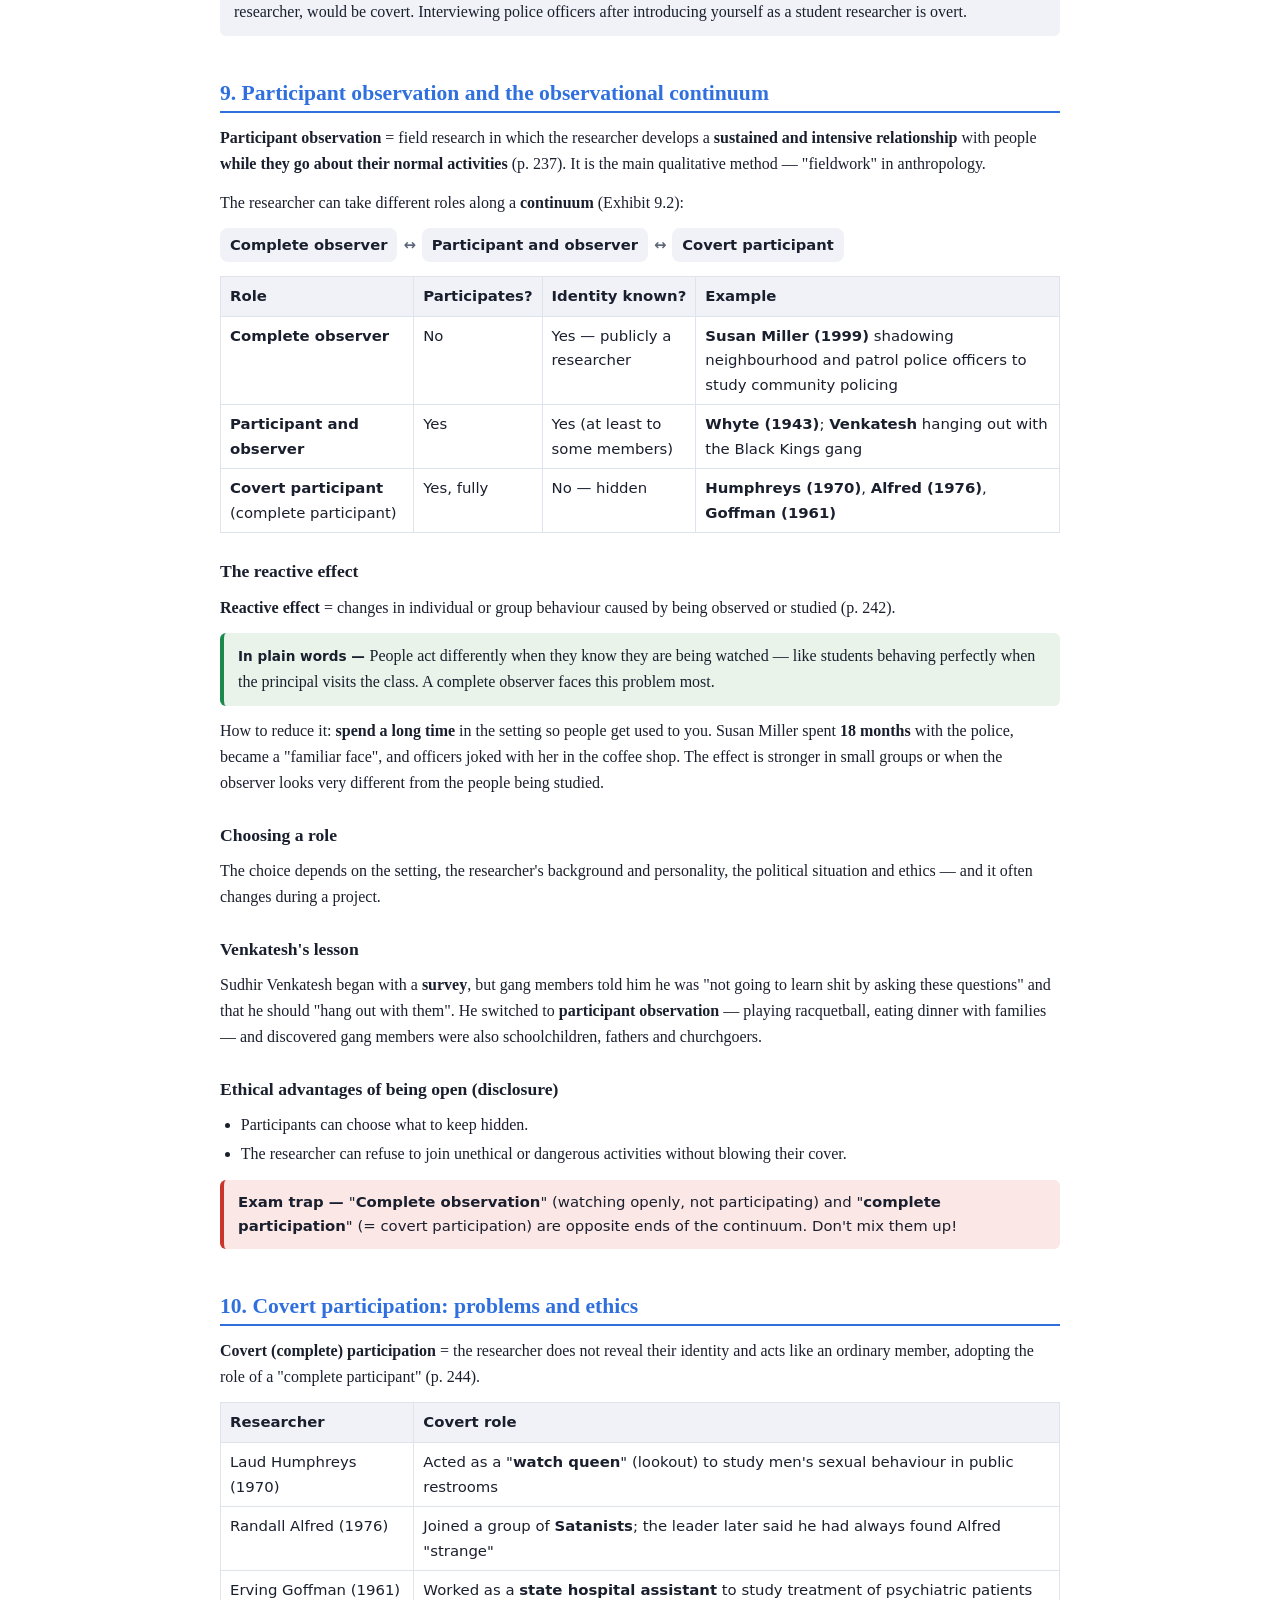
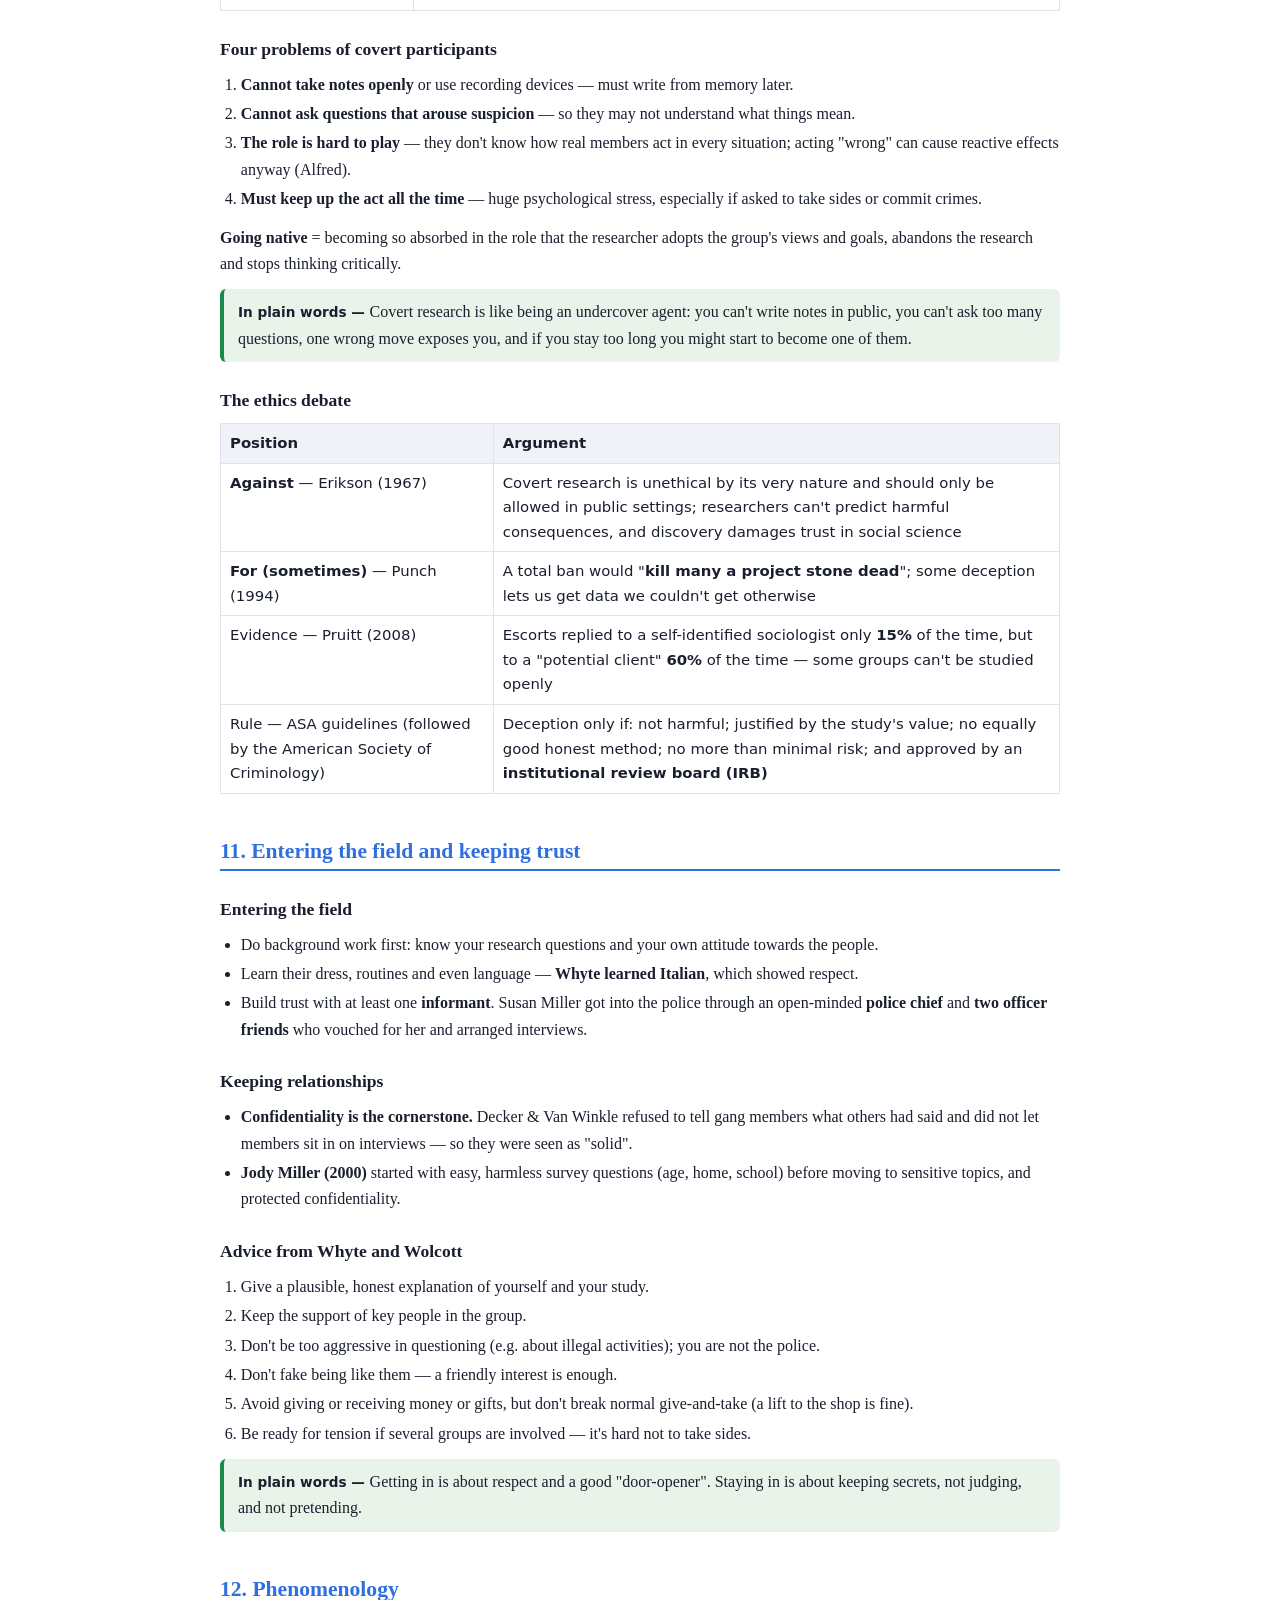
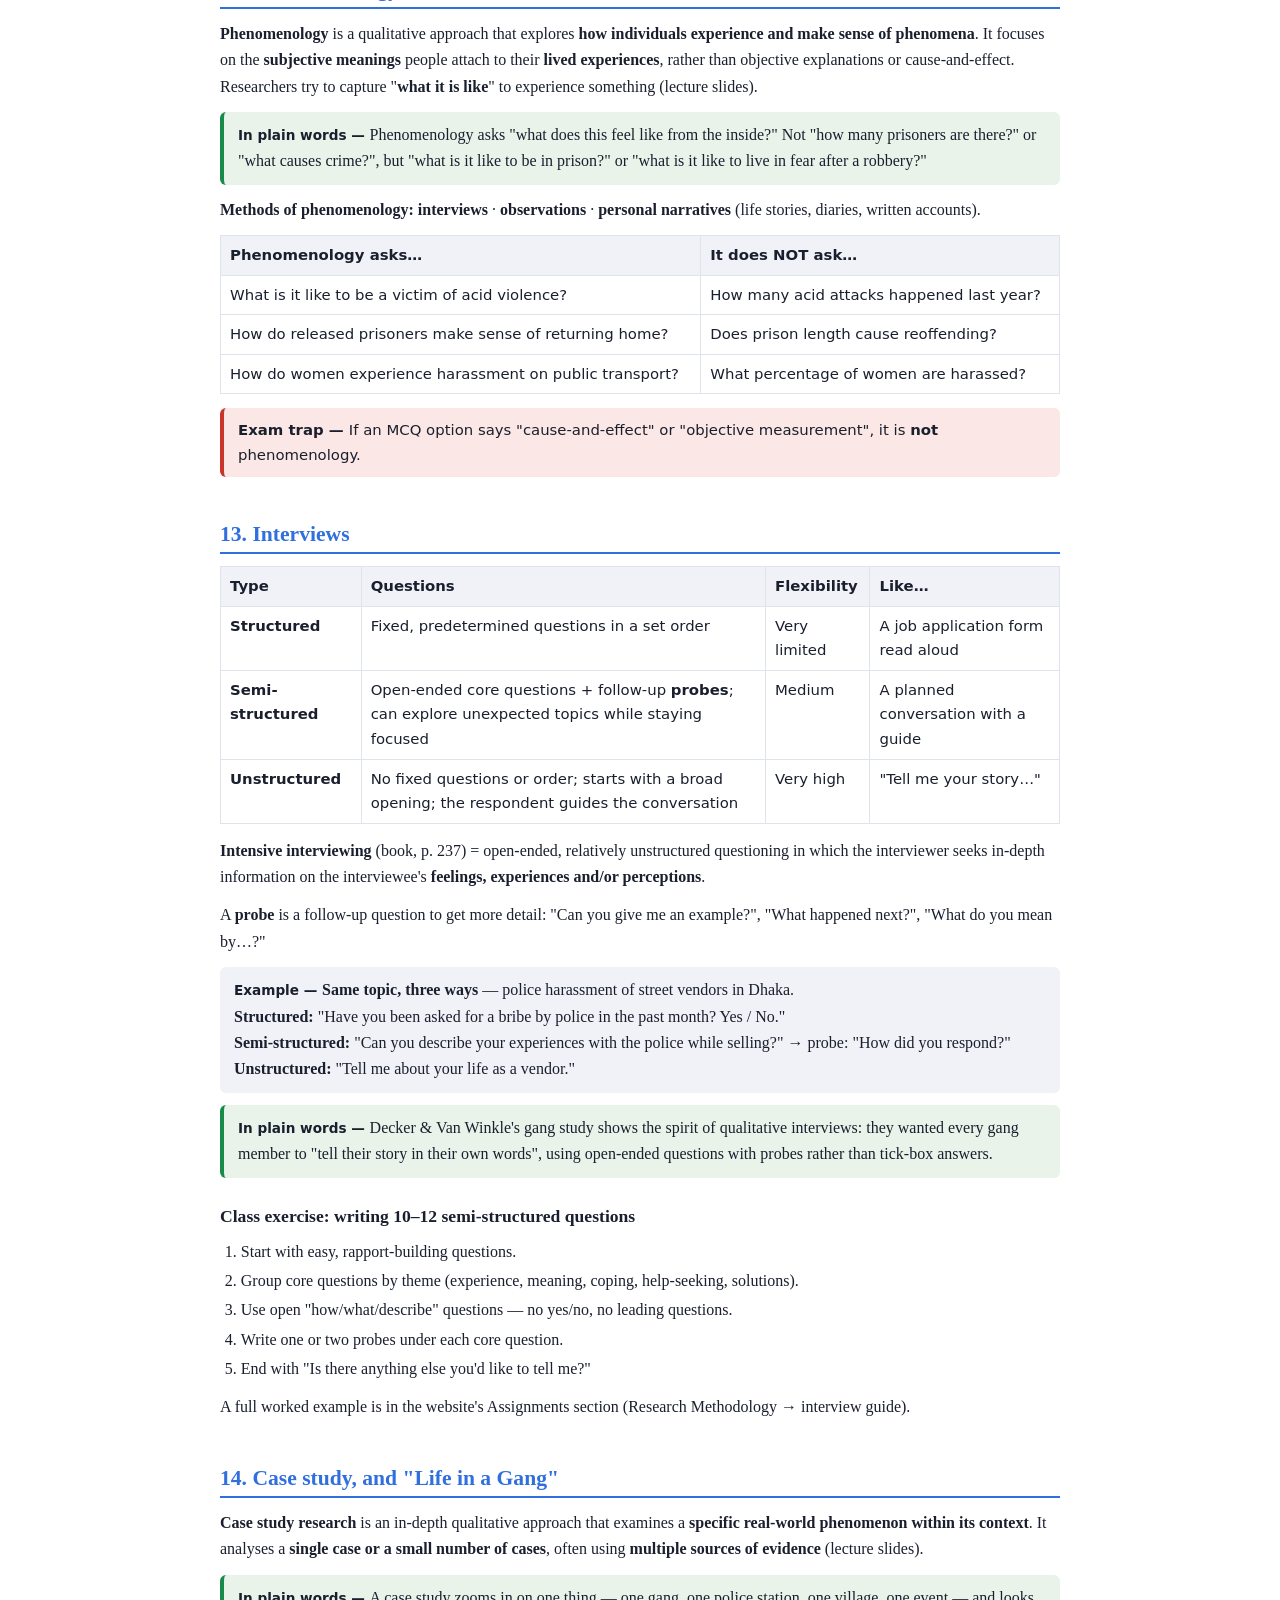
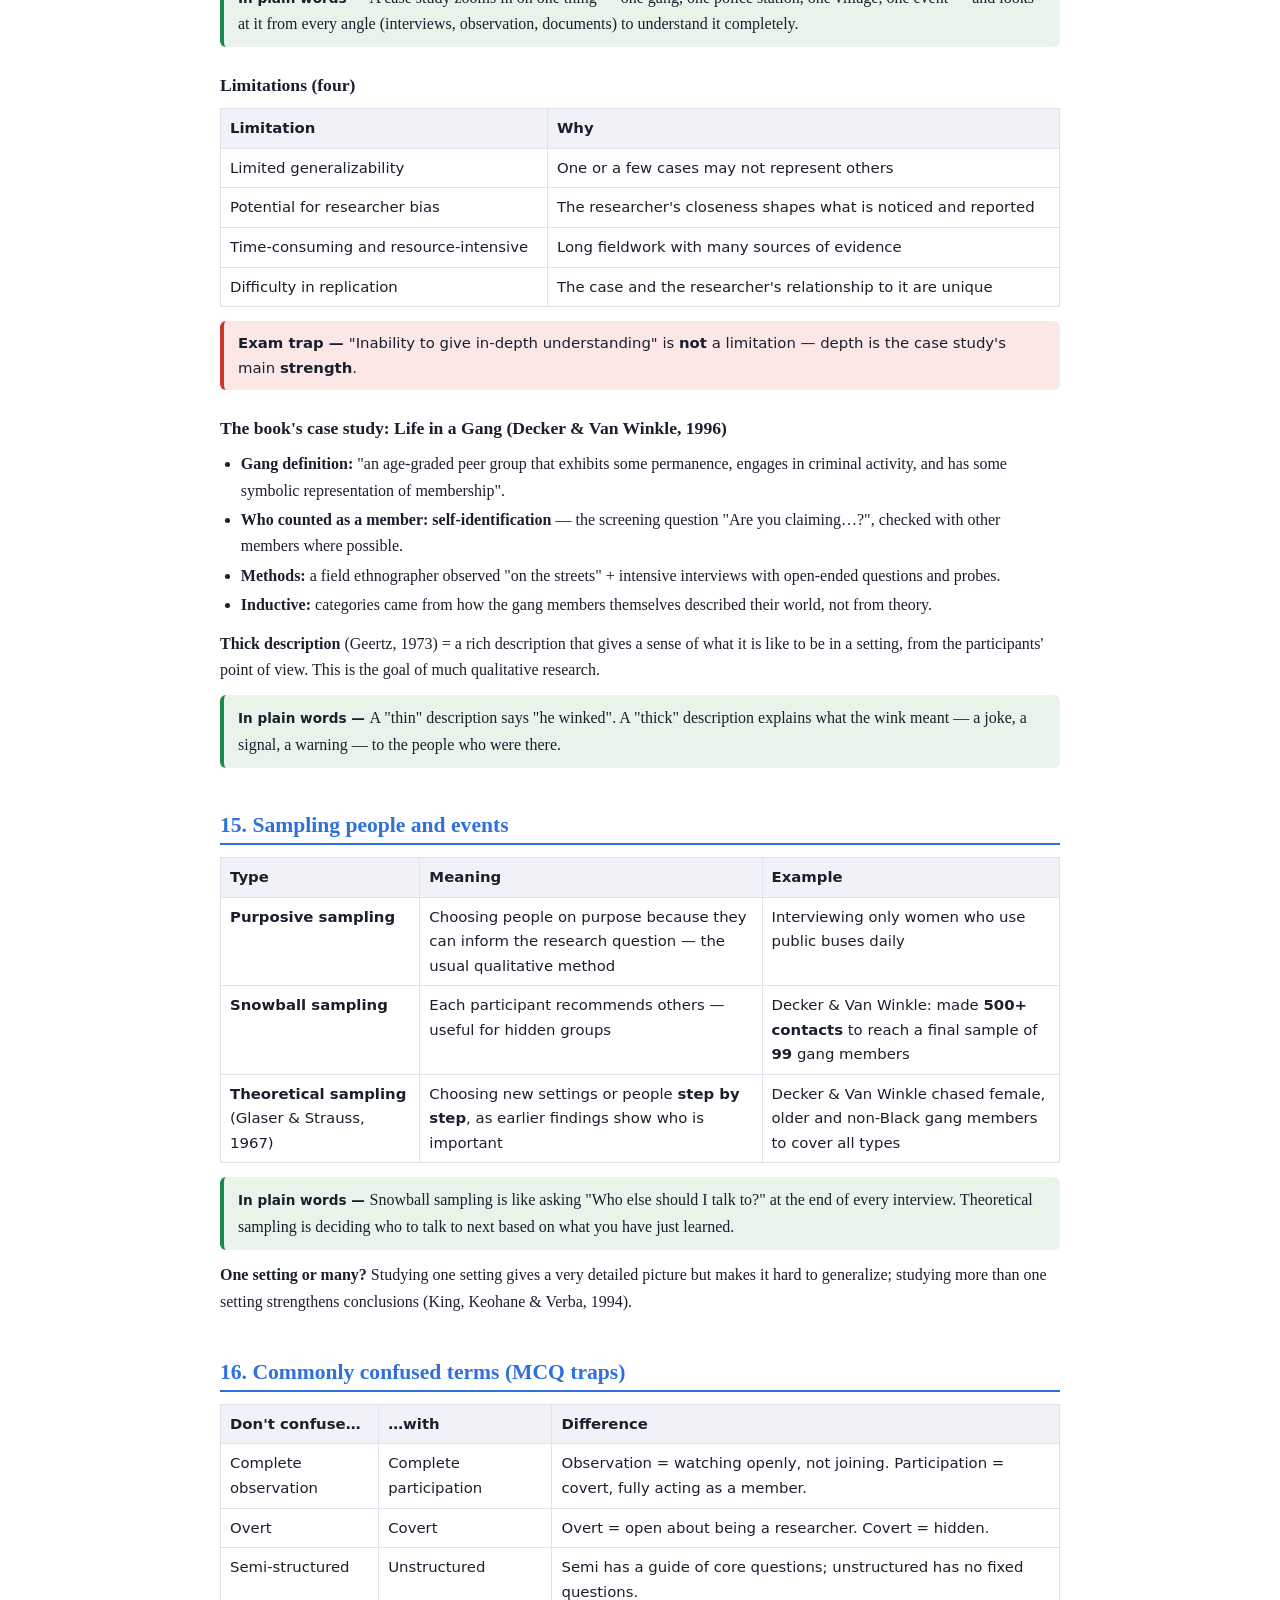
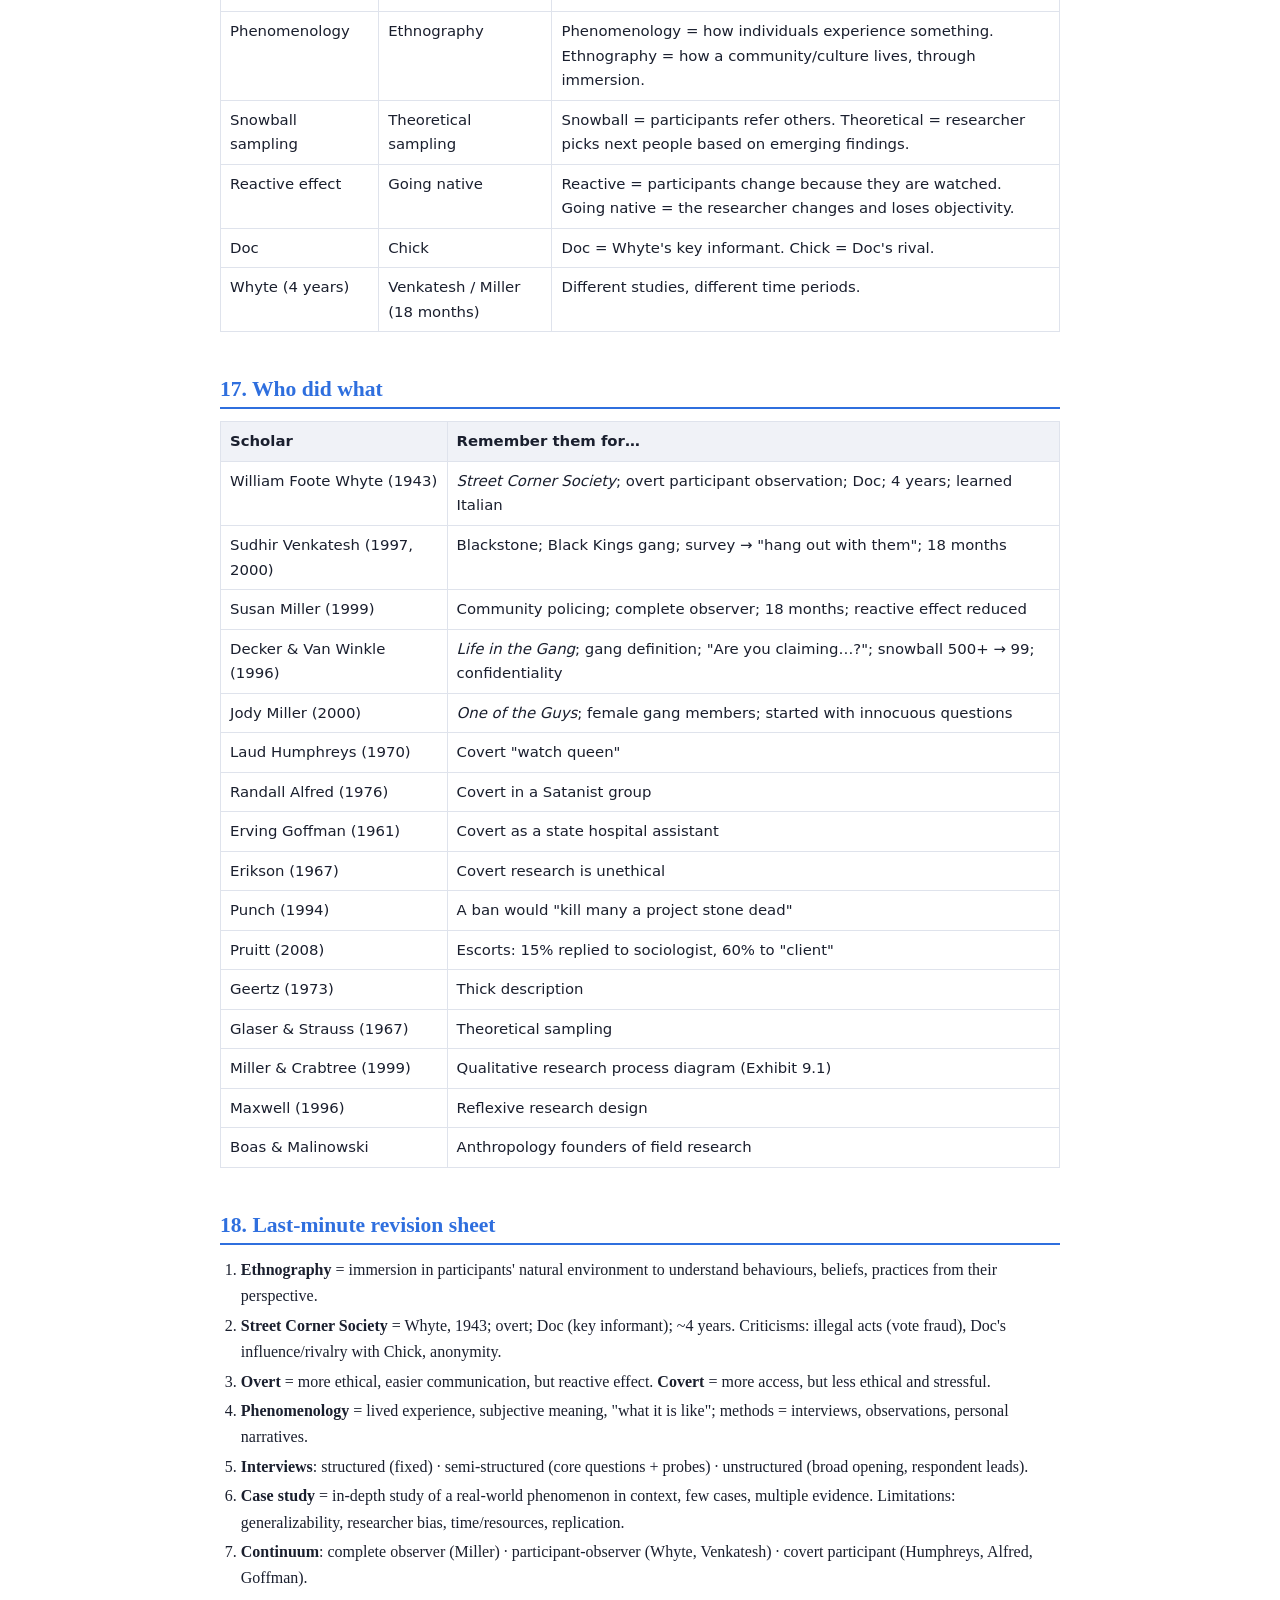
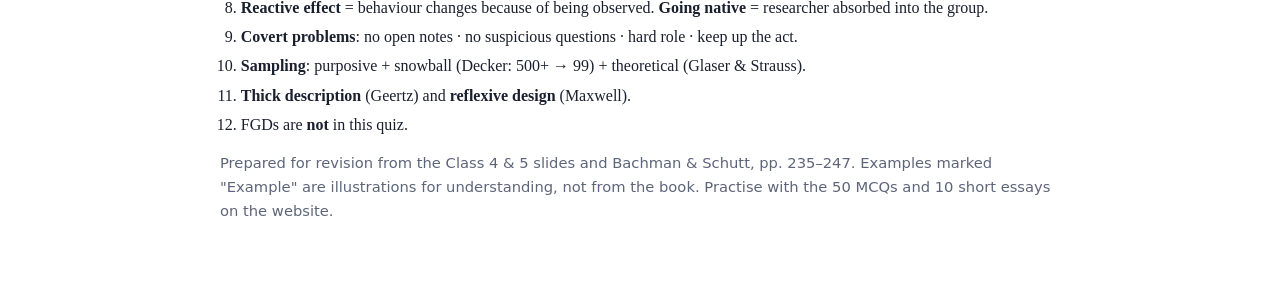
<file: resources/research-methods/ch3-study-notes.html>
<!doctype html>
<html lang="en">
<head>
<meta charset="utf-8">
<meta name="viewport" content="width=device-width, initial-scale=1">
<title>Chapter 3 Study Notes</title>
<style>
  :root { --bg:#fff; --text:#1a1f2e; --muted:#5d6579; --accent:#2f6fde; --line:#dfe3ec; --soft:#f0f2f7; --plain:#eaf3ea; --plain-line:#1a8a4a; --trap:#fbe7e5; --trap-line:#c9352b; --exam:#fff3db; color-scheme: light; }
  @media (prefers-color-scheme: dark) { :root:not([data-theme="light"]) { --bg:#10131a; --text:#e7eaf2; --muted:#9aa3b8; --accent:#6c9cff; --line:#2c3243; --soft:#202533; --plain:#16261b; --plain-line:#4cc47e; --trap:#3a1c1a; --trap-line:#ff7a70; --exam:#3a2c10; color-scheme: dark; } }
  :root[data-theme="dark"] { --bg:#10131a; --text:#e7eaf2; --muted:#9aa3b8; --accent:#6c9cff; --line:#2c3243; --soft:#202533; --plain:#16261b; --plain-line:#4cc47e; --trap:#3a1c1a; --trap-line:#ff7a70; --exam:#3a2c10; color-scheme: dark; }
  body { margin:0; background:var(--bg); color:var(--text); font:16px/1.65 Georgia, 'Times New Roman', serif; }
  .wrap { max-width:840px; margin:0 auto; padding:32px 16px 64px; }
  h1 { font-size:1.85rem; margin:0 0 6px; line-height:1.2; }
  h2 { font-size:1.35rem; color:var(--accent); border-bottom:2px solid var(--accent); padding-bottom:4px; margin:44px 0 12px; line-height:1.25; }
  h3 { font-size:1.1rem; margin:24px 0 8px; }
  p { margin:0 0 12px; }
  .sub { color:var(--muted); font-family:system-ui, sans-serif; font-size:0.92rem; }
  .plain { background:var(--plain); border-left:4px solid var(--plain-line); border-radius:6px; padding:10px 14px; margin:12px 0; }
  .plain::before { content:"In plain words — "; font-weight:700; font-family:system-ui, sans-serif; font-size:0.85rem; }
  .eg { background:var(--soft); border-radius:6px; padding:10px 14px; margin:12px 0; }
  .eg::before { content:"Example — "; font-weight:700; font-family:system-ui, sans-serif; font-size:0.85rem; }
  .trap { background:var(--trap); border-left:4px solid var(--trap-line); border-radius:6px; padding:10px 14px; margin:12px 0; font-family:system-ui, sans-serif; font-size:0.93rem; }
  .trap::before { content:"Exam trap — "; font-weight:700; }
  .exam { background:var(--exam); border-radius:6px; padding:10px 14px; margin:12px 0; font-family:system-ui, sans-serif; font-size:0.92rem; }
  .exam::before { content:"For the quiz — "; font-weight:700; }
  table { width:100%; border-collapse:collapse; font-size:0.93rem; margin:8px 0 14px; font-family:system-ui, sans-serif; }
  th, td { text-align:left; padding:7px 9px; border:1px solid var(--line); vertical-align:top; }
  th { background:var(--soft); }
  ul, ol { padding-left:1.3em; margin:6px 0 12px; }
  li { margin:3px 0; }
  .toc { font-family:system-ui, sans-serif; font-size:0.92rem; columns:2; column-gap:28px; background:var(--soft); padding:14px 18px; border-radius:8px; }
  .toc a { color:var(--text); }
  .toc ol { margin:0; }
  .flow { font-family:system-ui, sans-serif; font-weight:600; font-size:0.92rem; display:flex; flex-wrap:wrap; gap:6px; align-items:center; margin:10px 0 14px; }
  .flow span { background:var(--soft); border-radius:8px; padding:5px 10px; }
  .flow i { font-style:normal; color:var(--muted); }
  @media (max-width:600px) { .toc { columns:1; } table { font-size:0.85rem; display:block; overflow-x:auto; } }
  @media print { body { background:#fff; color:#000; font-size:12px; } h2 { break-after:avoid; } table, .plain, .eg, .trap, .exam { break-inside:avoid; } .toc { columns:2; } }
</style>
</head>
<body>
<div class="wrap">
<h1>Chapter 3 — Qualitative Research Approaches</h1>
<p class="sub">Research Methodology (MCCJ 521) · Quiz on Saturday 31 October 2026 · Covers lecture slides (Class 4 &amp; 5) and Bachman &amp; Schutt pp. 235–247 · <b>FGDs are not in the quiz</b> · Explained simply, with examples · Print with Ctrl/Cmd + P to save as PDF.</p>

<div class="toc">
<ol>
  <li><a href="#start">How to use these notes</a></li>
  <li><a href="#qual">What is qualitative research?</a></li>
  <li><a href="#features">8 features of qualitative methods</a></li>
  <li><a href="#process">The qualitative research process</a></li>
  <li><a href="#origins">Where it came from: field research</a></li>
  <li><a href="#ethno">Ethnography</a></li>
  <li><a href="#scs">Street Corner Society</a></li>
  <li><a href="#overt">Overt vs covert</a></li>
  <li><a href="#po">Participant observation &amp; the roles</a></li>
  <li><a href="#covert">Covert research: problems &amp; ethics</a></li>
  <li><a href="#field">Entering the field &amp; keeping trust</a></li>
  <li><a href="#pheno">Phenomenology</a></li>
  <li><a href="#interviews">Interviews</a></li>
  <li><a href="#case">Case study &amp; "Life in a Gang"</a></li>
  <li><a href="#sampling">Sampling</a></li>
  <li><a href="#traps">Commonly confused terms</a></li>
  <li><a href="#who">Who did what</a></li>
  <li><a href="#last">Last-minute revision sheet</a></li>
</ol>
</div>

<h2 id="start">1. How to use these notes</h2>
<p>The quiz has <b>multiple-choice</b> and <b>short essay</b> questions. MCQs test exact definitions and "who studied what"; short essays ask you to define, explain and give an example.</p>
<div class="exam">For every topic, be able to (1) give the definition in one sentence, (2) list its key points, and (3) name one study as an example. The coloured boxes help: <b>green</b> explains the idea simply, <b>grey</b> gives an example, <b>red</b> warns about common MCQ traps.</div>
<p>The topics most likely to appear (from the slides) are: ethnography and Street Corner Society, overt vs covert research, interview types, phenomenology and case studies. The book pages add participant observation, covert participation, and sampling.</p>

<h2 id="qual">2. What is qualitative research?</h2>
<p><b>Qualitative methods</b> are methods such as participant observation, intensive interviewing and focus groups that are designed to capture social life <i>as participants experience it</i>, rather than in categories the researcher decides in advance (Bachman &amp; Schutt, p. 237).</p>
<div class="plain">Quantitative research <b>counts</b> ("How many people were robbed?"). Qualitative research <b>understands</b> ("What is it like to be robbed, and what does it mean to the victim?"). One gives numbers; the other gives stories, meanings and context.</div>
<table>
  <tr><th></th><th>Quantitative (surveys, experiments)</th><th>Qualitative (observation, interviews)</th></tr>
  <tr><td>Data</td><td>Numbers</td><td>Words, observations, stories</td></tr>
  <tr><td>Questions</td><td>Fixed in advance (closed questions)</td><td>Open, flexible, can change during the study</td></tr>
  <tr><td>Reasoning</td><td>Deductive — test a hypothesis</td><td>Inductive — discover patterns from the data</td></tr>
  <tr><td>Sample</td><td>Large, often random</td><td>Small, chosen on purpose</td></tr>
  <tr><td>Researcher</td><td>Tries to stay neutral and distant</td><td>Gets close; their own role is part of the study</td></tr>
  <tr><td>Strength</td><td>Generalizable, measurable</td><td>Depth, meaning, context</td></tr>
</table>
<p>The three main qualitative designs in the book are <b>participant observation</b>, <b>intensive interviewing</b> and <b>focus groups</b> (focus groups are not in this quiz).</p>
<div class="eg">A survey can tell us <i>how many</i> women in Dhaka feel unsafe on buses. Qualitative interviews can tell us <i>why</i> — what happens, how they cope, why they rarely report it.</div>

<h2 id="features">3. The 8 features of qualitative methods</h2>
<p>Bachman &amp; Schutt list features that make qualitative research different from experiments and surveys (pp. 237–238):</p>
<table>
  <tr><th>#</th><th>Feature</th><th>In plain words</th></tr>
  <tr><td>1</td><td>Collection mainly of qualitative (not quantitative) data</td><td>Words and observations of real life, not numbers in boxes</td></tr>
  <tr><td>2</td><td>Exploratory questions + <b>inductive reasoning</b></td><td>Start with an open question, collect lots of observations, then build general ideas — not the other way round</td></tr>
  <tr><td>3</td><td>Focus on previously unstudied processes and unexpected things</td><td>Good for new issues and hard-to-reach groups (gangs, drug users)</td></tr>
  <tr><td>4</td><td>Orientation to <b>social context</b></td><td>Looks at how things connect in a setting — a neighbourhood, a gang, a police station (e.g. Venkatesh on Blackstone)</td></tr>
  <tr><td>5</td><td>Focus on <b>human subjectivity</b></td><td>What events mean to people and how they make sense of their own lives</td></tr>
  <tr><td>6</td><td>Focus on events leading up to an outcome</td><td>Tells the story of how something happened, step by step, instead of "variable X causes Y"</td></tr>
  <tr><td>7</td><td><b>Reflexive research design</b></td><td>The plan changes as the study goes on; collecting, analysing and re-thinking happen together (Maxwell, 1996)</td></tr>
  <tr><td>8</td><td>Sensitivity to the <b>subjective role of the researcher</b></td><td>The researcher admits they are not a neutral machine; their position affects what they see</td></tr>
</table>
<div class="trap">"Testing a pre-written hypothesis in a controlled design" is <b>not</b> a feature of qualitative research — that describes experiments. Qualitative research is <b>inductive</b>, not deductive.</div>

<h2 id="process">4. The qualitative research process (Exhibit 9.1)</h2>
<p>Miller and Crabtree (1999) drew the qualitative process as a loop rather than a straight line:</p>
<div class="flow"><span>Reflect on yourself &amp; the setting</span><i>→</i><span>Sample / collect</span><i>→</i><span>Describe</span><i>→</i><span>Organize</span><i>→</i><span>Connect</span><i>→</i><span>Corroborate</span><i>→</i><span>Write the account</span></div>
<div class="plain">Unlike a survey, where you collect everything first and analyse later, qualitative researchers <b>gather and analyse at the same time</b>. Each day's notes shape what they look for the next day. That is why the design is called <b>reflexive</b>.</div>
<div class="trap">In Exhibit 9.1, the two processes that run <b>together</b> are the <b>gathering</b> process and the <b>analysis</b> process.</div>

<h2 id="origins">5. Where it came from: field research</h2>
<p><b>Field research</b> = research in which natural social processes are studied as they happen and left relatively undisturbed (p. 238).</p>
<ul>
  <li><b>Anthropologists</b> started it: <b>Franz Boas</b> visited Native American villages in the American Northwest; <b>Bronislaw Malinowski</b> lived among New Guinea natives. They showed the value of knowing a community closely, instead of relying on second-hand reports.</li>
  <li><b>Sociologists</b> at the <b>University of Chicago</b> (many were former social workers and reformers) used these methods in the city, treating it as a "social science laboratory".</li>
  <li>By the 1930s–1950s, researchers stressed direct participation in community life.</li>
</ul>
<div class="plain">Field research means going to where things happen — the street, the slum, the police station — instead of bringing people into a lab or sending them a questionnaire.</div>

<h2 id="ethno">6. Ethnography</h2>
<p><b>Ethnography</b> is a qualitative research method used to study cultures and communities by <b>immersing oneself in the participants' natural environment</b> to understand their behaviours, beliefs and practices. It uses in-depth observation, interviews and analysis to give a rich, detailed picture of a social setting <b>from the perspective of those being studied</b> (lecture slides).</p>
<div class="plain">Ethnography is "living with people to understand them from the inside". Instead of asking a gang member to fill in a form, the ethnographer spends months — even years — around the gang, watching, talking and slowly understanding how they see the world.</div>
<p><b>Three key words to remember:</b> <b>immersion</b> (living in the setting), <b>natural environment</b> (no lab), <b>participants' perspective</b> (their view, not the researcher's).</p>
<div class="eg">A criminology student who spends six months with rickshaw pullers in a Dhaka slum, joining their daily routine to understand how police extortion affects them, is doing ethnography.</div>

<h2 id="scs">7. Street Corner Society — the "critical case"</h2>
<p><b>Street Corner Society: The Social Structure of an Italian Slum</b> by <b>William Foote Whyte</b> (published <b>1943</b>) studied young men in a poor Italian neighbourhood in Boston that Whyte called "Cornerville".</p>
<table>
  <tr><th>Method</th><th>What Whyte did</th><th>Why it mattered</th></tr>
  <tr><td><b>Overt participant observation</b></td><td>His identity as a researcher was not hidden</td><td>More ethical; people knew what he was doing</td></tr>
  <tr><td><b>Key informant strategy</b></td><td>Relied on a local leader, <b>"Doc"</b>, for access and rapport</td><td>Doc opened doors Whyte could never open alone</td></tr>
  <tr><td><b>Long-term immersion</b></td><td>About <b>four years</b>; lived with an Italian family and <b>learned Italian</b></td><td>Became accepted as part of the community</td></tr>
</table>
<h3>Criticisms (the "flipside")</h3>
<table>
  <tr><th>Criticism</th><th>Explanation</th></tr>
  <tr><td>Direct involvement in illegal activities</td><td>Whyte took part in <b>vote fraud</b> (and racketeering) to gain insight — an ethical problem</td></tr>
  <tr><td>Doc's influence on the work</td><td>Relying on one informant can bias the story — Doc had a <b>rivalry with "Chick"</b>, his local opponent, so Whyte may have seen things through Doc's eyes</td></tr>
  <tr><td>Anonymity issues</td><td>People in the community could be identified from the book</td></tr>
</table>
<div class="plain">Whyte got amazing inside information because he lived there for years and had a powerful friend (Doc). But the same closeness caused problems: he broke the law, he may have taken Doc's side, and his subjects could be recognized.</div>
<div class="trap"><b>Four years</b> = Whyte. <b>Eighteen months</b> = Venkatesh (logging gang activities) and Susan Miller (with the police). <b>Doc</b> = Whyte's key informant; <b>Chick</b> = Doc's rival, not an informant.</div>

<h2 id="overt">8. Overt vs covert ethnography</h2>
<table>
  <tr><th></th><th>Overt ethnography (overt participation)</th><th>Covert ethnography (covert participation)</th></tr>
  <tr><td>Meaning</td><td>Researcher <b>openly declares</b> their role and intentions</td><td>Researcher <b>does not reveal</b> they are a researcher</td></tr>
  <tr><td>Advantages</td><td>More ethical; easier communication (can ask questions, take notes openly)</td><td>More access, because people act naturally and closed groups let you in</td></tr>
  <tr><td>Disadvantages</td><td>May change participants' behaviour (the <b>reactive effect</b>)</td><td>Seen as less ethical; very stressful for the researcher</td></tr>
  <tr><td>Example</td><td>Whyte in Cornerville</td><td>Humphreys as "watch queen"; Alfred in a Satanist group</td></tr>
</table>
<div class="plain">Overt = "Hello, I'm a researcher." Covert = pretending to be just another member. Overt is honest but people may behave differently in front of you. Covert gets the real behaviour but involves deceiving people.</div>
<div class="eg">Studying an online extremist group by joining it as an ordinary member, without telling anyone you are a researcher, would be covert. Interviewing police officers after introducing yourself as a student researcher is overt.</div>

<h2 id="po">9. Participant observation and the observational continuum</h2>
<p><b>Participant observation</b> = field research in which the researcher develops a <b>sustained and intensive relationship</b> with people <b>while they go about their normal activities</b> (p. 237). It is the main qualitative method — "fieldwork" in anthropology.</p>
<p>The researcher can take different roles along a <b>continuum</b> (Exhibit 9.2):</p>
<div class="flow"><span>Complete observer</span><i>↔</i><span>Participant and observer</span><i>↔</i><span>Covert participant</span></div>
<table>
  <tr><th>Role</th><th>Participates?</th><th>Identity known?</th><th>Example</th></tr>
  <tr><td><b>Complete observer</b></td><td>No</td><td>Yes — publicly a researcher</td><td><b>Susan Miller (1999)</b> shadowing neighbourhood and patrol police officers to study community policing</td></tr>
  <tr><td><b>Participant and observer</b></td><td>Yes</td><td>Yes (at least to some members)</td><td><b>Whyte (1943)</b>; <b>Venkatesh</b> hanging out with the Black Kings gang</td></tr>
  <tr><td><b>Covert participant</b> (complete participant)</td><td>Yes, fully</td><td>No — hidden</td><td><b>Humphreys (1970)</b>, <b>Alfred (1976)</b>, <b>Goffman (1961)</b></td></tr>
</table>
<h3>The reactive effect</h3>
<p><b>Reactive effect</b> = changes in individual or group behaviour caused by being observed or studied (p. 242).</p>
<div class="plain">People act differently when they know they are being watched — like students behaving perfectly when the principal visits the class. A complete observer faces this problem most.</div>
<p>How to reduce it: <b>spend a long time</b> in the setting so people get used to you. Susan Miller spent <b>18 months</b> with the police, became a "familiar face", and officers joked with her in the coffee shop. The effect is stronger in small groups or when the observer looks very different from the people being studied.</p>
<h3>Choosing a role</h3>
<p>The choice depends on the setting, the researcher's background and personality, the political situation and ethics — and it often changes during a project.</p>
<h3>Venkatesh's lesson</h3>
<p>Sudhir Venkatesh began with a <b>survey</b>, but gang members told him he was "not going to learn shit by asking these questions" and that he should "hang out with them". He switched to <b>participant observation</b> — playing racquetball, eating dinner with families — and discovered gang members were also schoolchildren, fathers and churchgoers.</p>
<h3>Ethical advantages of being open (disclosure)</h3>
<ul>
  <li>Participants can choose what to keep hidden.</li>
  <li>The researcher can refuse to join unethical or dangerous activities without blowing their cover.</li>
</ul>
<div class="trap">"<b>Complete observation</b>" (watching openly, not participating) and "<b>complete participation</b>" (= covert participation) are opposite ends of the continuum. Don't mix them up!</div>

<h2 id="covert">10. Covert participation: problems and ethics</h2>
<p><b>Covert (complete) participation</b> = the researcher does not reveal their identity and acts like an ordinary member, adopting the role of a "complete participant" (p. 244).</p>
<table>
  <tr><th>Researcher</th><th>Covert role</th></tr>
  <tr><td>Laud Humphreys (1970)</td><td>Acted as a "<b>watch queen</b>" (lookout) to study men's sexual behaviour in public restrooms</td></tr>
  <tr><td>Randall Alfred (1976)</td><td>Joined a group of <b>Satanists</b>; the leader later said he had always found Alfred "strange"</td></tr>
  <tr><td>Erving Goffman (1961)</td><td>Worked as a <b>state hospital assistant</b> to study treatment of psychiatric patients</td></tr>
</table>
<h3>Four problems of covert participants</h3>
<ol>
  <li><b>Cannot take notes openly</b> or use recording devices — must write from memory later.</li>
  <li><b>Cannot ask questions that arouse suspicion</b> — so they may not understand what things mean.</li>
  <li><b>The role is hard to play</b> — they don't know how real members act in every situation; acting "wrong" can cause reactive effects anyway (Alfred).</li>
  <li><b>Must keep up the act all the time</b> — huge psychological stress, especially if asked to take sides or commit crimes.</li>
</ol>
<p><b>Going native</b> = becoming so absorbed in the role that the researcher adopts the group's views and goals, abandons the research and stops thinking critically.</p>
<div class="plain">Covert research is like being an undercover agent: you can't write notes in public, you can't ask too many questions, one wrong move exposes you, and if you stay too long you might start to become one of them.</div>
<h3>The ethics debate</h3>
<table>
  <tr><th>Position</th><th>Argument</th></tr>
  <tr><td><b>Against</b> — Erikson (1967)</td><td>Covert research is unethical by its very nature and should only be allowed in public settings; researchers can't predict harmful consequences, and discovery damages trust in social science</td></tr>
  <tr><td><b>For (sometimes)</b> — Punch (1994)</td><td>A total ban would "<b>kill many a project stone dead</b>"; some deception lets us get data we couldn't get otherwise</td></tr>
  <tr><td>Evidence — Pruitt (2008)</td><td>Escorts replied to a self-identified sociologist only <b>15%</b> of the time, but to a "potential client" <b>60%</b> of the time — some groups can't be studied openly</td></tr>
  <tr><td>Rule — ASA guidelines (followed by the American Society of Criminology)</td><td>Deception only if: not harmful; justified by the study's value; no equally good honest method; no more than minimal risk; and approved by an <b>institutional review board (IRB)</b></td></tr>
</table>

<h2 id="field">11. Entering the field and keeping trust</h2>
<h3>Entering the field</h3>
<ul>
  <li>Do background work first: know your research questions and your own attitude towards the people.</li>
  <li>Learn their dress, routines and even language — <b>Whyte learned Italian</b>, which showed respect.</li>
  <li>Build trust with at least one <b>informant</b>. Susan Miller got into the police through an open-minded <b>police chief</b> and <b>two officer friends</b> who vouched for her and arranged interviews.</li>
</ul>
<h3>Keeping relationships</h3>
<ul>
  <li><b>Confidentiality is the cornerstone.</b> Decker &amp; Van Winkle refused to tell gang members what others had said and did not let members sit in on interviews — so they were seen as "solid".</li>
  <li><b>Jody Miller (2000)</b> started with easy, harmless survey questions (age, home, school) before moving to sensitive topics, and protected confidentiality.</li>
</ul>
<h3>Advice from Whyte and Wolcott</h3>
<ol>
  <li>Give a plausible, honest explanation of yourself and your study.</li>
  <li>Keep the support of key people in the group.</li>
  <li>Don't be too aggressive in questioning (e.g. about illegal activities); you are not the police.</li>
  <li>Don't fake being like them — a friendly interest is enough.</li>
  <li>Avoid giving or receiving money or gifts, but don't break normal give-and-take (a lift to the shop is fine).</li>
  <li>Be ready for tension if several groups are involved — it's hard not to take sides.</li>
</ol>
<div class="plain">Getting in is about respect and a good "door-opener". Staying in is about keeping secrets, not judging, and not pretending.</div>

<h2 id="pheno">12. Phenomenology</h2>
<p><b>Phenomenology</b> is a qualitative approach that explores <b>how individuals experience and make sense of phenomena</b>. It focuses on the <b>subjective meanings</b> people attach to their <b>lived experiences</b>, rather than objective explanations or cause-and-effect. Researchers try to capture "<b>what it is like</b>" to experience something (lecture slides).</p>
<div class="plain">Phenomenology asks "what does this feel like from the inside?" Not "how many prisoners are there?" or "what causes crime?", but "what is it like to be in prison?" or "what is it like to live in fear after a robbery?"</div>
<p><b>Methods of phenomenology:</b> <b>interviews</b> · <b>observations</b> · <b>personal narratives</b> (life stories, diaries, written accounts).</p>
<table>
  <tr><th>Phenomenology asks…</th><th>It does NOT ask…</th></tr>
  <tr><td>What is it like to be a victim of acid violence?</td><td>How many acid attacks happened last year?</td></tr>
  <tr><td>How do released prisoners make sense of returning home?</td><td>Does prison length cause reoffending?</td></tr>
  <tr><td>How do women experience harassment on public transport?</td><td>What percentage of women are harassed?</td></tr>
</table>
<div class="trap">If an MCQ option says "cause-and-effect" or "objective measurement", it is <b>not</b> phenomenology.</div>

<h2 id="interviews">13. Interviews</h2>
<table>
  <tr><th>Type</th><th>Questions</th><th>Flexibility</th><th>Like…</th></tr>
  <tr><td><b>Structured</b></td><td>Fixed, predetermined questions in a set order</td><td>Very limited</td><td>A job application form read aloud</td></tr>
  <tr><td><b>Semi-structured</b></td><td>Open-ended core questions + follow-up <b>probes</b>; can explore unexpected topics while staying focused</td><td>Medium</td><td>A planned conversation with a guide</td></tr>
  <tr><td><b>Unstructured</b></td><td>No fixed questions or order; starts with a broad opening; the respondent guides the conversation</td><td>Very high</td><td>"Tell me your story…"</td></tr>
</table>
<p><b>Intensive interviewing</b> (book, p. 237) = open-ended, relatively unstructured questioning in which the interviewer seeks in-depth information on the interviewee's <b>feelings, experiences and/or perceptions</b>.</p>
<p>A <b>probe</b> is a follow-up question to get more detail: "Can you give me an example?", "What happened next?", "What do you mean by…?"</p>
<div class="eg"><b>Same topic, three ways</b> — police harassment of street vendors in Dhaka.<br>
<b>Structured:</b> "Have you been asked for a bribe by police in the past month? Yes / No."<br>
<b>Semi-structured:</b> "Can you describe your experiences with the police while selling?" → probe: "How did you respond?"<br>
<b>Unstructured:</b> "Tell me about your life as a vendor."</div>
<div class="plain">Decker &amp; Van Winkle's gang study shows the spirit of qualitative interviews: they wanted every gang member to "tell their story in their own words", using open-ended questions with probes rather than tick-box answers.</div>
<h3>Class exercise: writing 10–12 semi-structured questions</h3>
<ol>
  <li>Start with easy, rapport-building questions.</li>
  <li>Group core questions by theme (experience, meaning, coping, help-seeking, solutions).</li>
  <li>Use open "how/what/describe" questions — no yes/no, no leading questions.</li>
  <li>Write one or two probes under each core question.</li>
  <li>End with "Is there anything else you'd like to tell me?"</li>
</ol>
<p>A full worked example is in the website's Assignments section (Research Methodology → interview guide).</p>

<h2 id="case">14. Case study, and "Life in a Gang"</h2>
<p><b>Case study research</b> is an in-depth qualitative approach that examines a <b>specific real-world phenomenon within its context</b>. It analyses a <b>single case or a small number of cases</b>, often using <b>multiple sources of evidence</b> (lecture slides).</p>
<div class="plain">A case study zooms in on one thing — one gang, one police station, one village, one event — and looks at it from every angle (interviews, observation, documents) to understand it completely.</div>
<h3>Limitations (four)</h3>
<table>
  <tr><th>Limitation</th><th>Why</th></tr>
  <tr><td>Limited generalizability</td><td>One or a few cases may not represent others</td></tr>
  <tr><td>Potential for researcher bias</td><td>The researcher's closeness shapes what is noticed and reported</td></tr>
  <tr><td>Time-consuming and resource-intensive</td><td>Long fieldwork with many sources of evidence</td></tr>
  <tr><td>Difficulty in replication</td><td>The case and the researcher's relationship to it are unique</td></tr>
</table>
<div class="trap">"Inability to give in-depth understanding" is <b>not</b> a limitation — depth is the case study's main <b>strength</b>.</div>
<h3>The book's case study: Life in a Gang (Decker &amp; Van Winkle, 1996)</h3>
<ul>
  <li><b>Gang definition:</b> "an age-graded peer group that exhibits some permanence, engages in criminal activity, and has some symbolic representation of membership".</li>
  <li><b>Who counted as a member:</b> <b>self-identification</b> — the screening question "Are you claiming…?", checked with other members where possible.</li>
  <li><b>Methods:</b> a field ethnographer observed "on the streets" + intensive interviews with open-ended questions and probes.</li>
  <li><b>Inductive:</b> categories came from how the gang members themselves described their world, not from theory.</li>
</ul>
<p><b>Thick description</b> (Geertz, 1973) = a rich description that gives a sense of what it is like to be in a setting, from the participants' point of view. This is the goal of much qualitative research.</p>
<div class="plain">A "thin" description says "he winked". A "thick" description explains what the wink meant — a joke, a signal, a warning — to the people who were there.</div>

<h2 id="sampling">15. Sampling people and events</h2>
<table>
  <tr><th>Type</th><th>Meaning</th><th>Example</th></tr>
  <tr><td><b>Purposive sampling</b></td><td>Choosing people on purpose because they can inform the research question — the usual qualitative method</td><td>Interviewing only women who use public buses daily</td></tr>
  <tr><td><b>Snowball sampling</b></td><td>Each participant recommends others — useful for hidden groups</td><td>Decker &amp; Van Winkle: made <b>500+ contacts</b> to reach a final sample of <b>99</b> gang members</td></tr>
  <tr><td><b>Theoretical sampling</b> (Glaser &amp; Strauss, 1967)</td><td>Choosing new settings or people <b>step by step</b>, as earlier findings show who is important</td><td>Decker &amp; Van Winkle chased female, older and non-Black gang members to cover all types</td></tr>
</table>
<div class="plain">Snowball sampling is like asking "Who else should I talk to?" at the end of every interview. Theoretical sampling is deciding who to talk to next based on what you have just learned.</div>
<p><b>One setting or many?</b> Studying one setting gives a very detailed picture but makes it hard to generalize; studying more than one setting strengthens conclusions (King, Keohane &amp; Verba, 1994).</p>

<h2 id="traps">16. Commonly confused terms (MCQ traps)</h2>
<table>
  <tr><th>Don't confuse…</th><th>…with</th><th>Difference</th></tr>
  <tr><td>Complete observation</td><td>Complete participation</td><td>Observation = watching openly, not joining. Participation = covert, fully acting as a member.</td></tr>
  <tr><td>Overt</td><td>Covert</td><td>Overt = open about being a researcher. Covert = hidden.</td></tr>
  <tr><td>Semi-structured</td><td>Unstructured</td><td>Semi has a guide of core questions; unstructured has no fixed questions.</td></tr>
  <tr><td>Phenomenology</td><td>Ethnography</td><td>Phenomenology = how individuals experience something. Ethnography = how a community/culture lives, through immersion.</td></tr>
  <tr><td>Snowball sampling</td><td>Theoretical sampling</td><td>Snowball = participants refer others. Theoretical = researcher picks next people based on emerging findings.</td></tr>
  <tr><td>Reactive effect</td><td>Going native</td><td>Reactive = participants change because they are watched. Going native = the researcher changes and loses objectivity.</td></tr>
  <tr><td>Doc</td><td>Chick</td><td>Doc = Whyte's key informant. Chick = Doc's rival.</td></tr>
  <tr><td>Whyte (4 years)</td><td>Venkatesh / Miller (18 months)</td><td>Different studies, different time periods.</td></tr>
</table>

<h2 id="who">17. Who did what</h2>
<table>
  <tr><th>Scholar</th><th>Remember them for…</th></tr>
  <tr><td>William Foote Whyte (1943)</td><td><i>Street Corner Society</i>; overt participant observation; Doc; 4 years; learned Italian</td></tr>
  <tr><td>Sudhir Venkatesh (1997, 2000)</td><td>Blackstone; Black Kings gang; survey → "hang out with them"; 18 months</td></tr>
  <tr><td>Susan Miller (1999)</td><td>Community policing; complete observer; 18 months; reactive effect reduced</td></tr>
  <tr><td>Decker &amp; Van Winkle (1996)</td><td><i>Life in the Gang</i>; gang definition; "Are you claiming…?"; snowball 500+ → 99; confidentiality</td></tr>
  <tr><td>Jody Miller (2000)</td><td><i>One of the Guys</i>; female gang members; started with innocuous questions</td></tr>
  <tr><td>Laud Humphreys (1970)</td><td>Covert "watch queen"</td></tr>
  <tr><td>Randall Alfred (1976)</td><td>Covert in a Satanist group</td></tr>
  <tr><td>Erving Goffman (1961)</td><td>Covert as a state hospital assistant</td></tr>
  <tr><td>Erikson (1967)</td><td>Covert research is unethical</td></tr>
  <tr><td>Punch (1994)</td><td>A ban would "kill many a project stone dead"</td></tr>
  <tr><td>Pruitt (2008)</td><td>Escorts: 15% replied to sociologist, 60% to "client"</td></tr>
  <tr><td>Geertz (1973)</td><td>Thick description</td></tr>
  <tr><td>Glaser &amp; Strauss (1967)</td><td>Theoretical sampling</td></tr>
  <tr><td>Miller &amp; Crabtree (1999)</td><td>Qualitative research process diagram (Exhibit 9.1)</td></tr>
  <tr><td>Maxwell (1996)</td><td>Reflexive research design</td></tr>
  <tr><td>Boas &amp; Malinowski</td><td>Anthropology founders of field research</td></tr>
</table>

<h2 id="last">18. Last-minute revision sheet</h2>
<ol>
  <li><b>Ethnography</b> = immersion in participants' natural environment to understand behaviours, beliefs, practices from their perspective.</li>
  <li><b>Street Corner Society</b> = Whyte, 1943; overt; Doc (key informant); ~4 years. Criticisms: illegal acts (vote fraud), Doc's influence/rivalry with Chick, anonymity.</li>
  <li><b>Overt</b> = more ethical, easier communication, but reactive effect. <b>Covert</b> = more access, but less ethical and stressful.</li>
  <li><b>Phenomenology</b> = lived experience, subjective meaning, "what it is like"; methods = interviews, observations, personal narratives.</li>
  <li><b>Interviews</b>: structured (fixed) · semi-structured (core questions + probes) · unstructured (broad opening, respondent leads).</li>
  <li><b>Case study</b> = in-depth study of a real-world phenomenon in context, few cases, multiple evidence. Limitations: generalizability, researcher bias, time/resources, replication.</li>
  <li><b>Continuum</b>: complete observer (Miller) · participant-observer (Whyte, Venkatesh) · covert participant (Humphreys, Alfred, Goffman).</li>
  <li><b>Reactive effect</b> = behaviour changes because of being observed. <b>Going native</b> = researcher absorbed into the group.</li>
  <li><b>Covert problems</b>: no open notes · no suspicious questions · hard role · keep up the act.</li>
  <li><b>Sampling</b>: purposive + snowball (Decker: 500+ → 99) + theoretical (Glaser &amp; Strauss).</li>
  <li><b>Thick description</b> (Geertz) and <b>reflexive design</b> (Maxwell).</li>
  <li>FGDs are <b>not</b> in this quiz.</li>
</ol>
<p class="sub">Prepared for revision from the Class 4 &amp; 5 slides and Bachman &amp; Schutt, pp. 235–247. Examples marked "Example" are illustrations for understanding, not from the book. Practise with the 50 MCQs and 10 short essays on the website.</p>
</div>
</body>
</html>
</file>
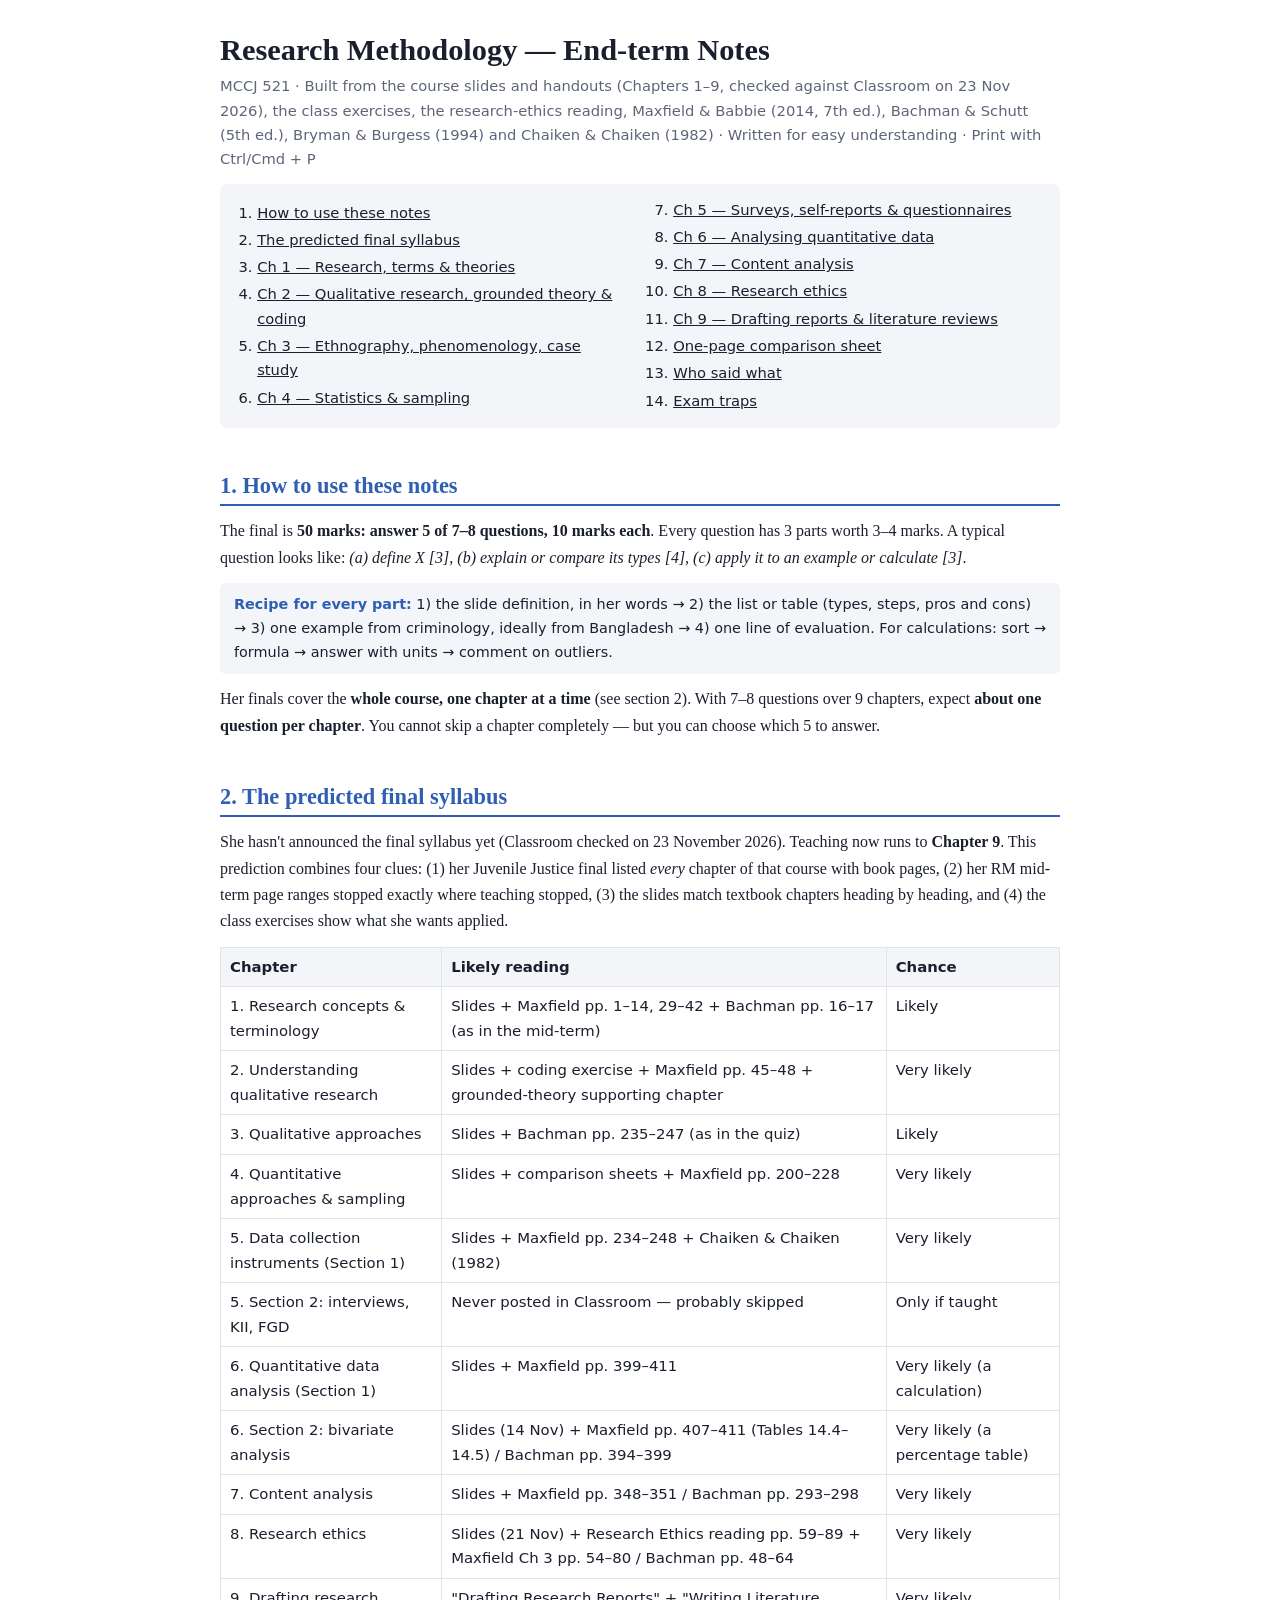
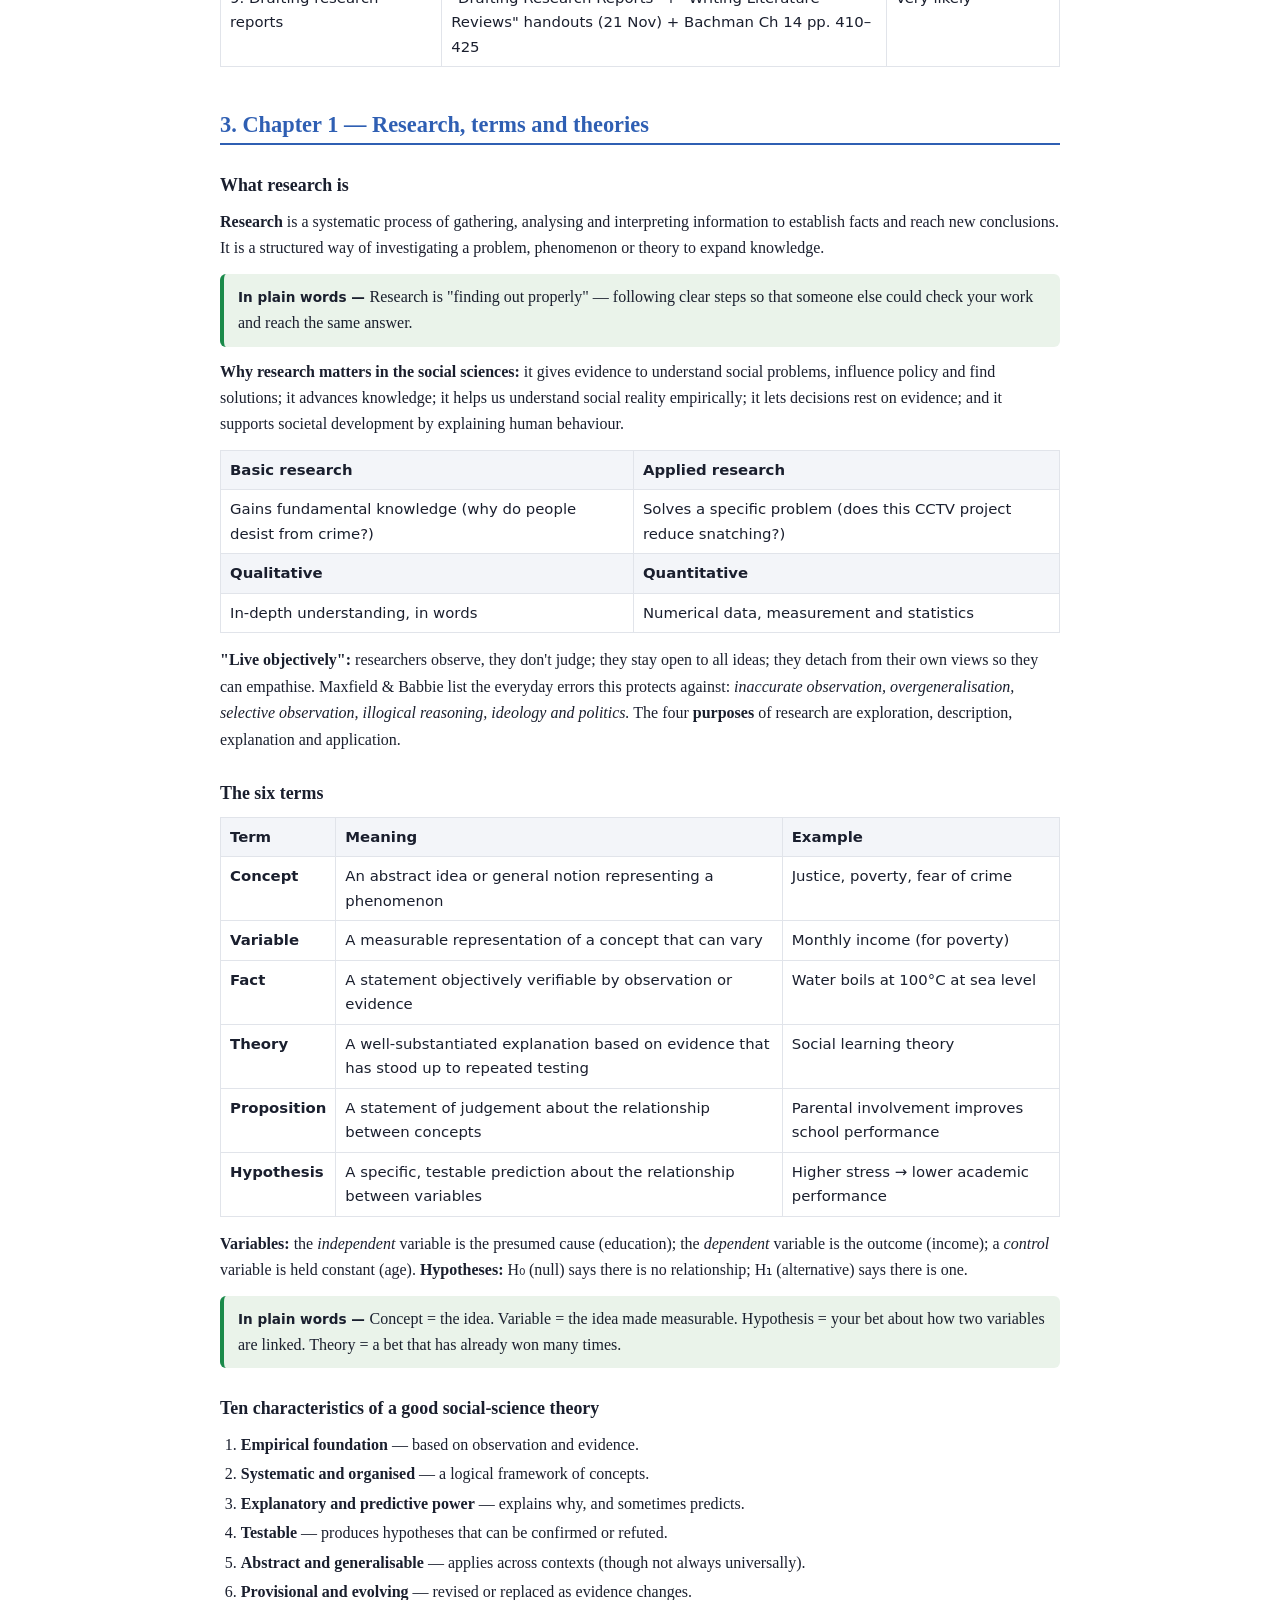
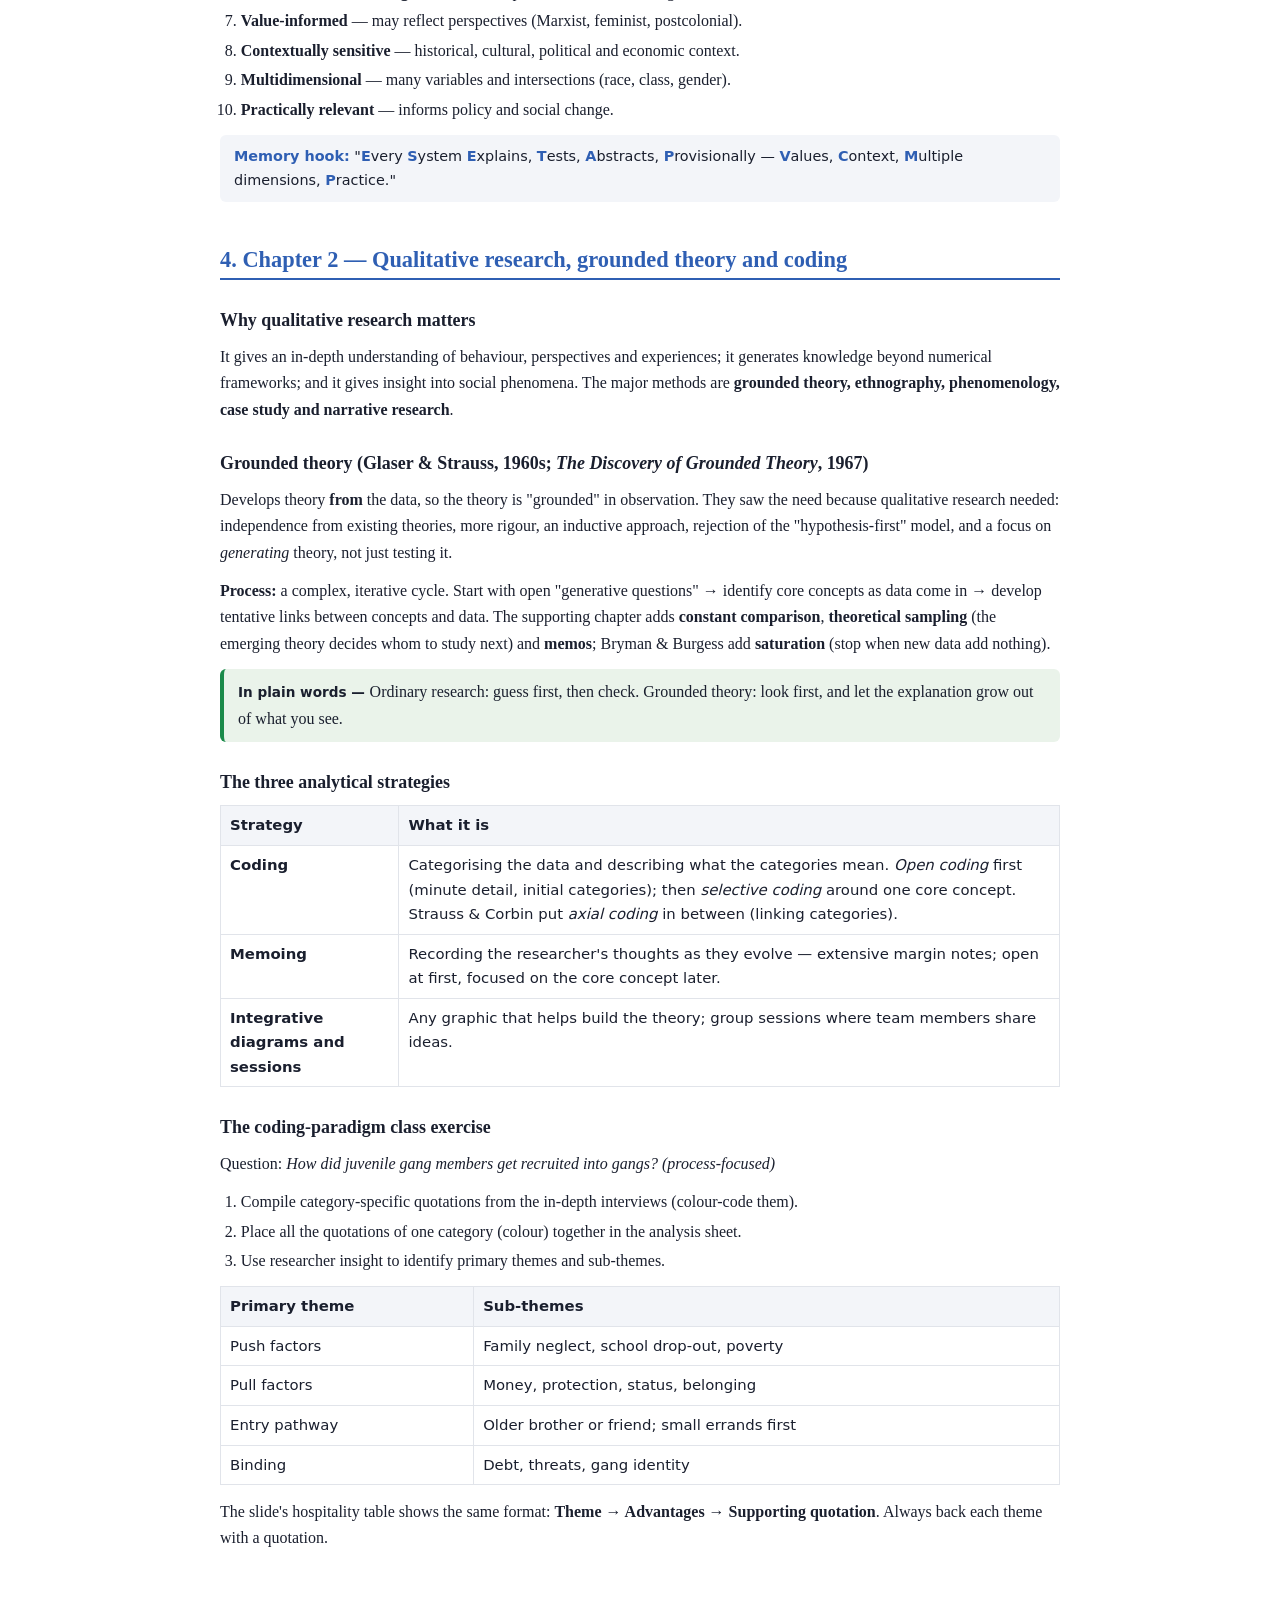
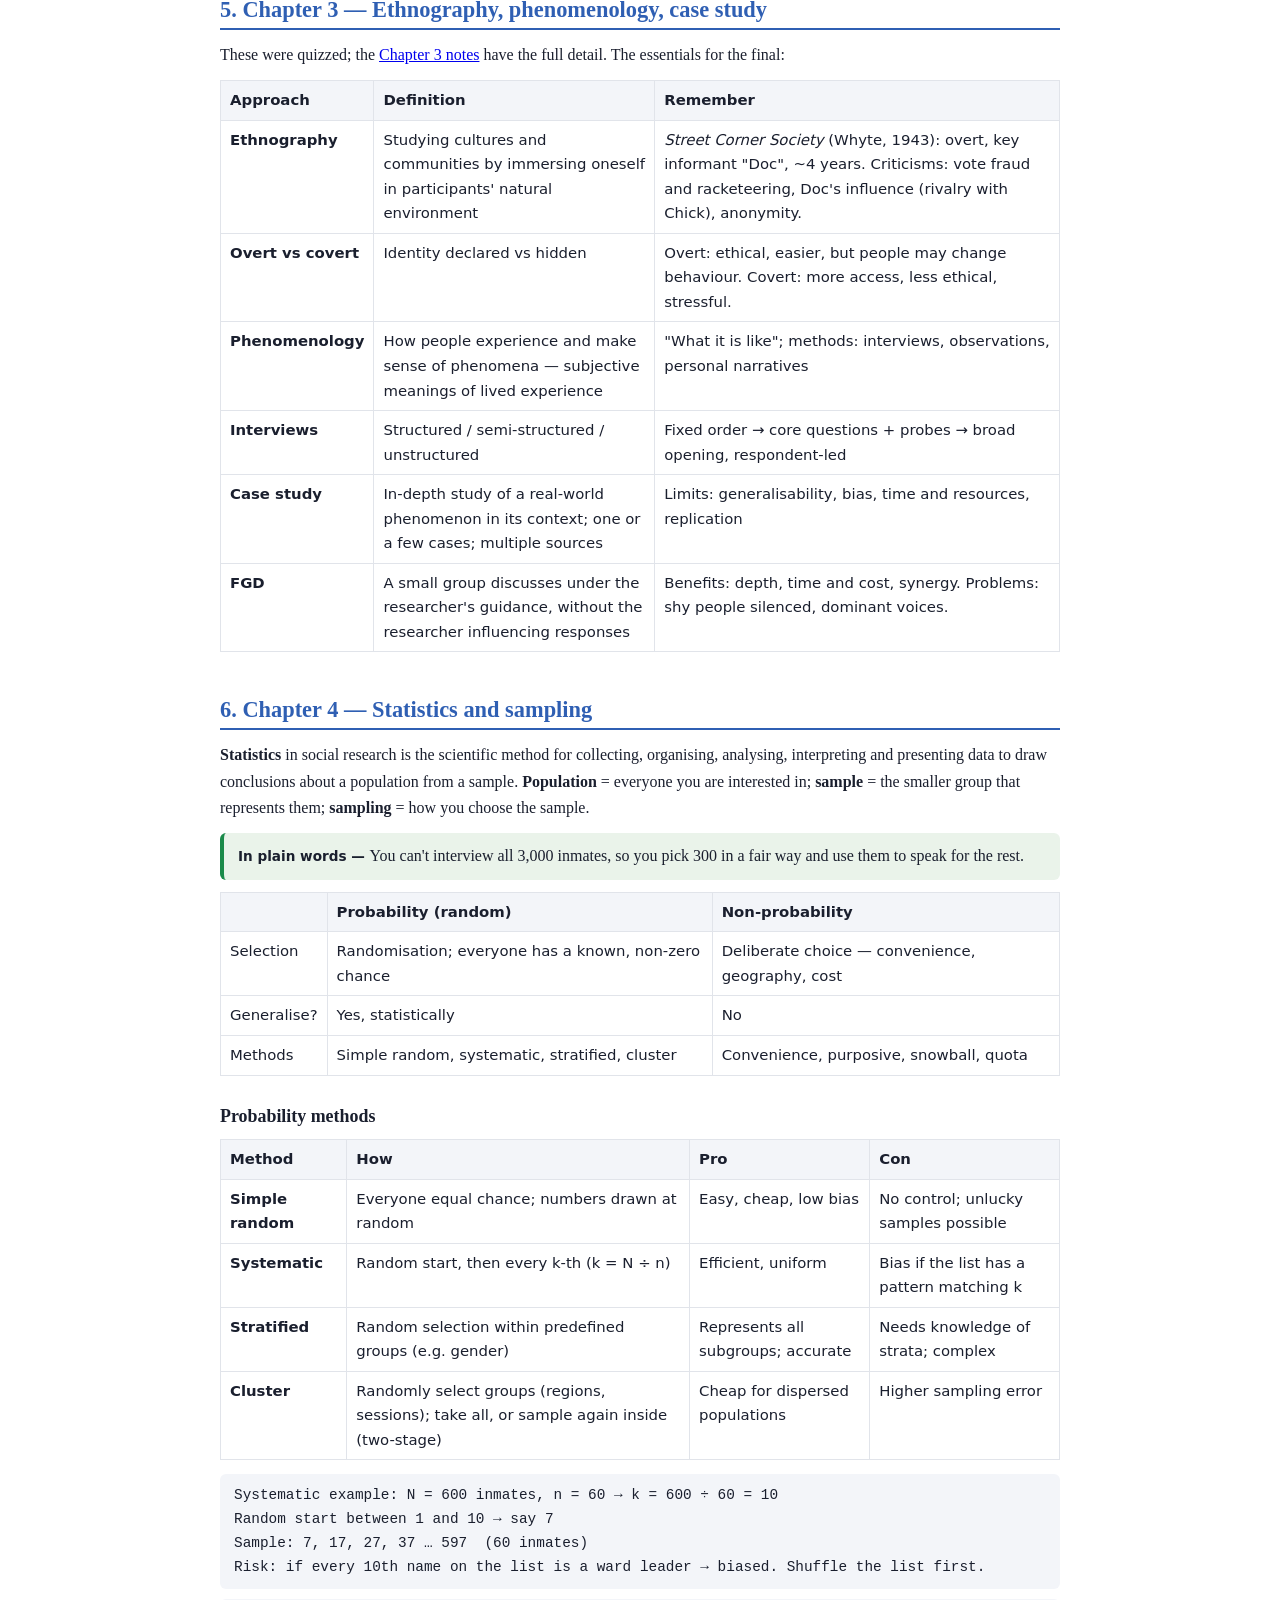
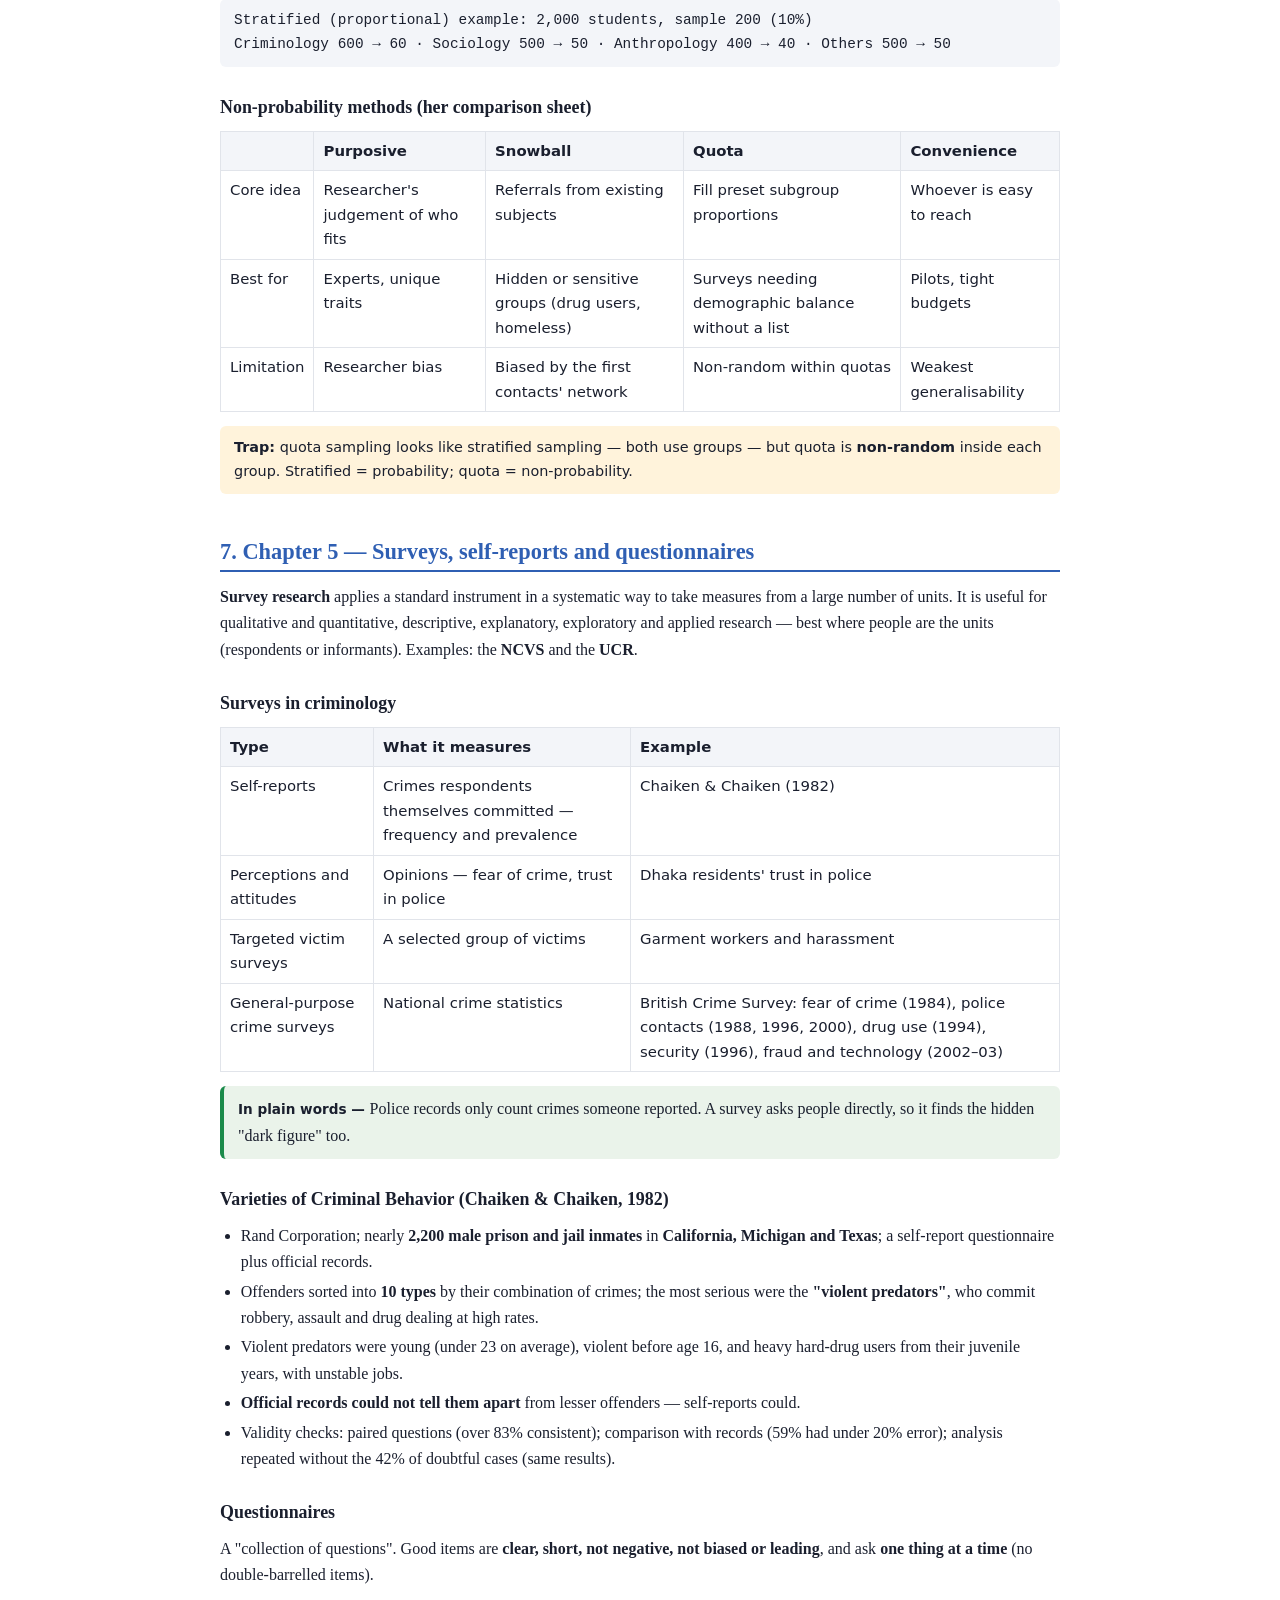
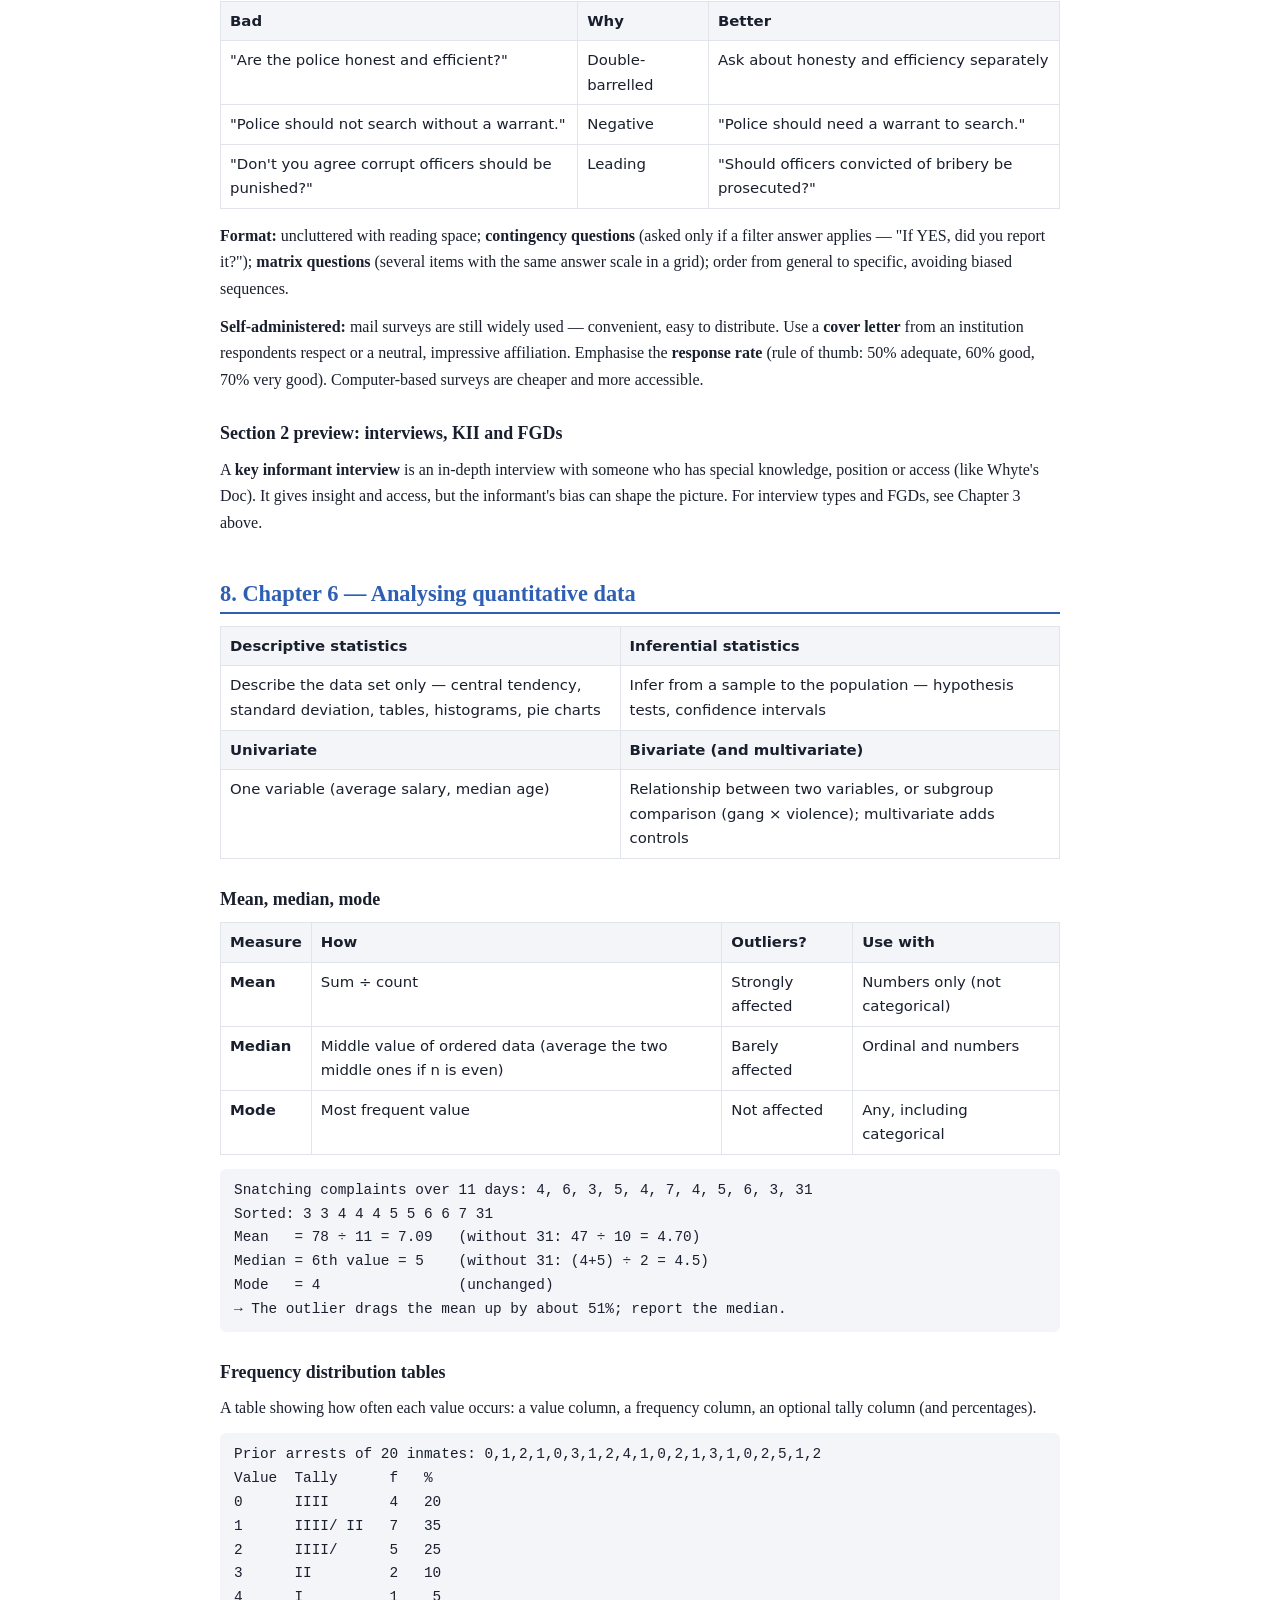
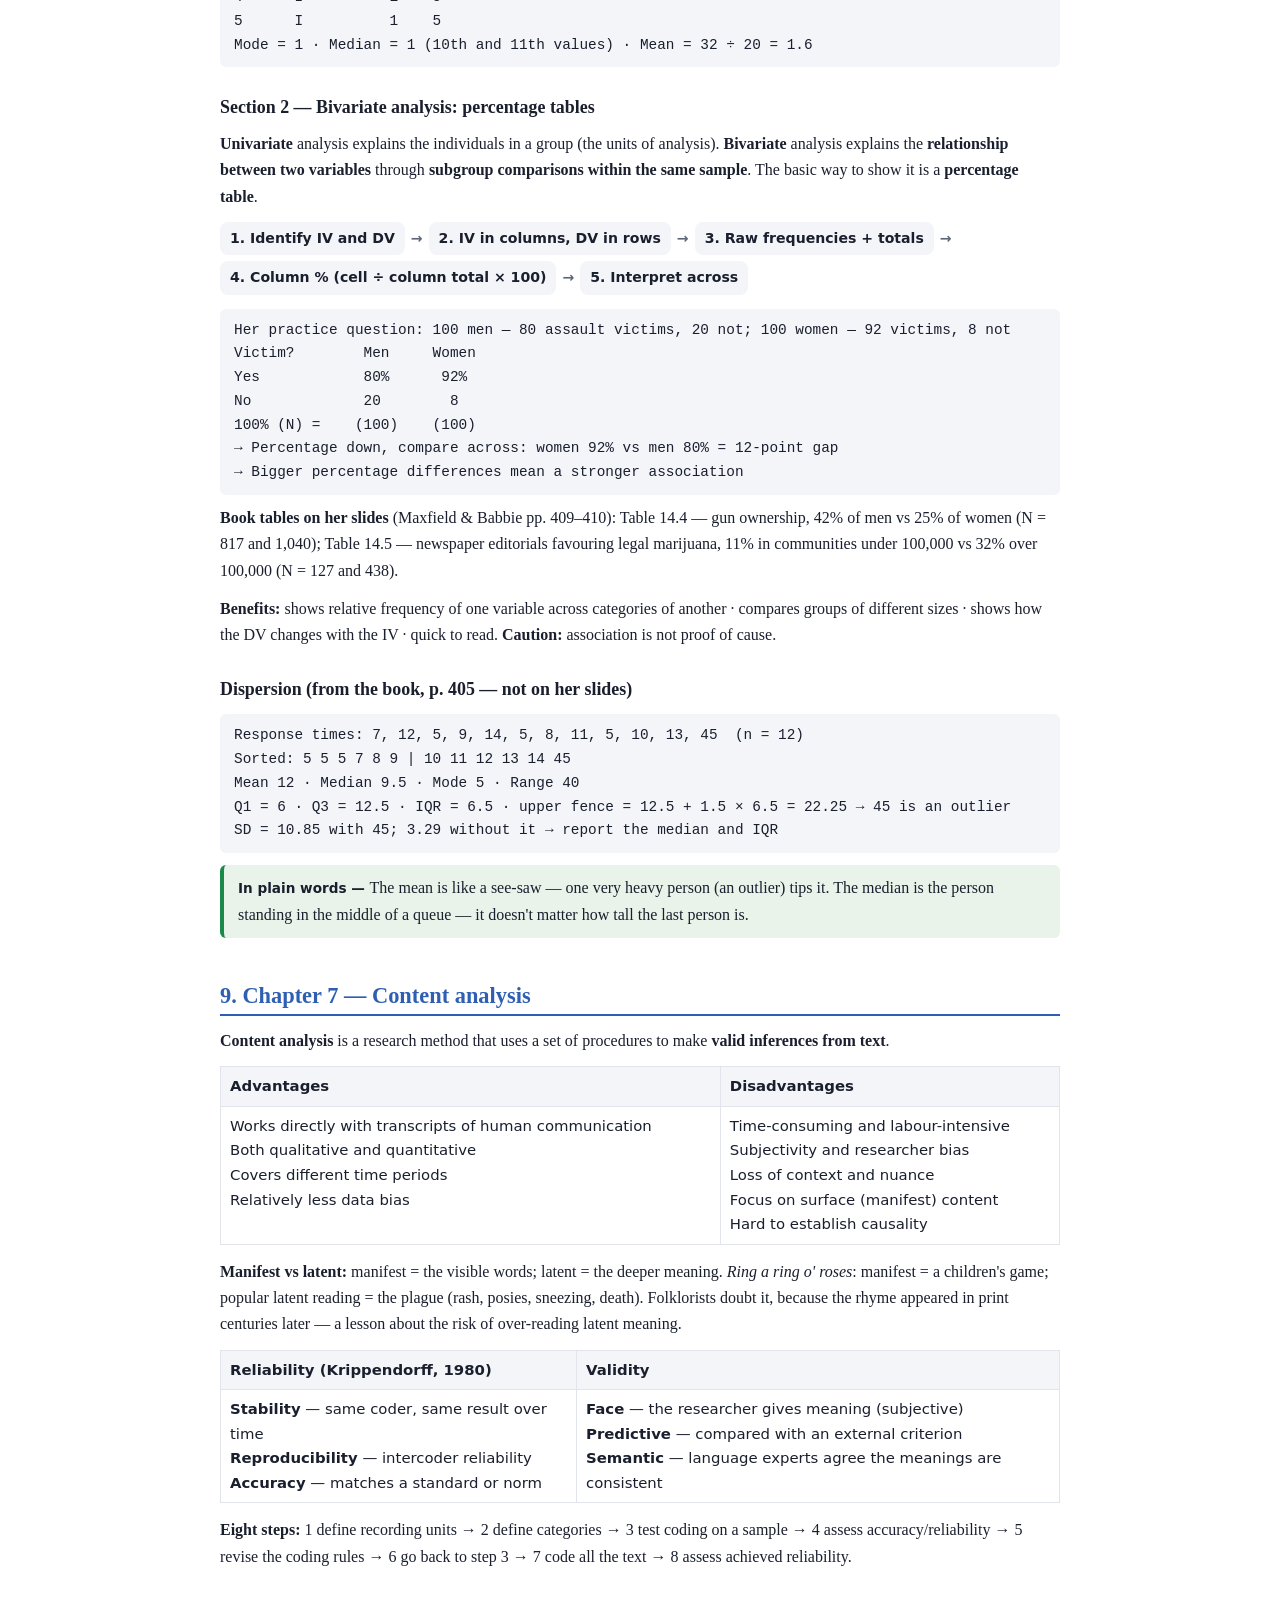
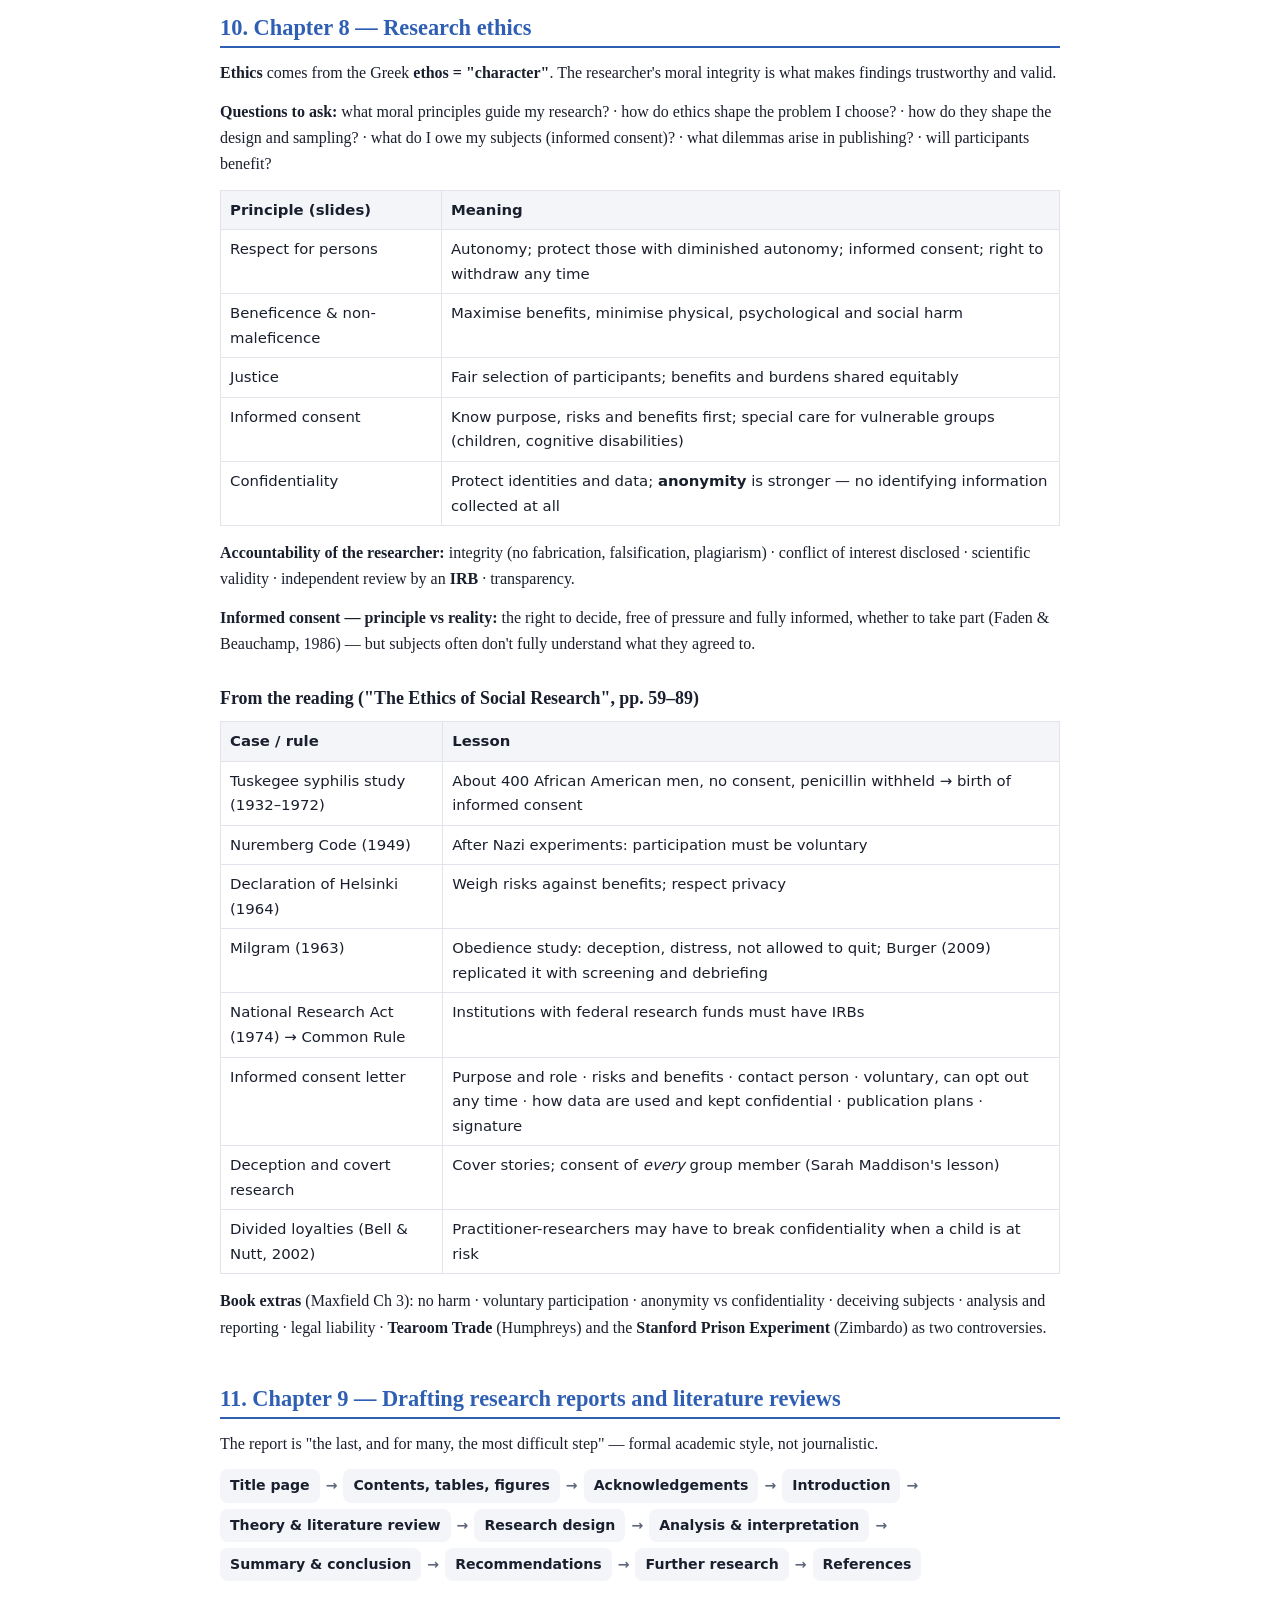
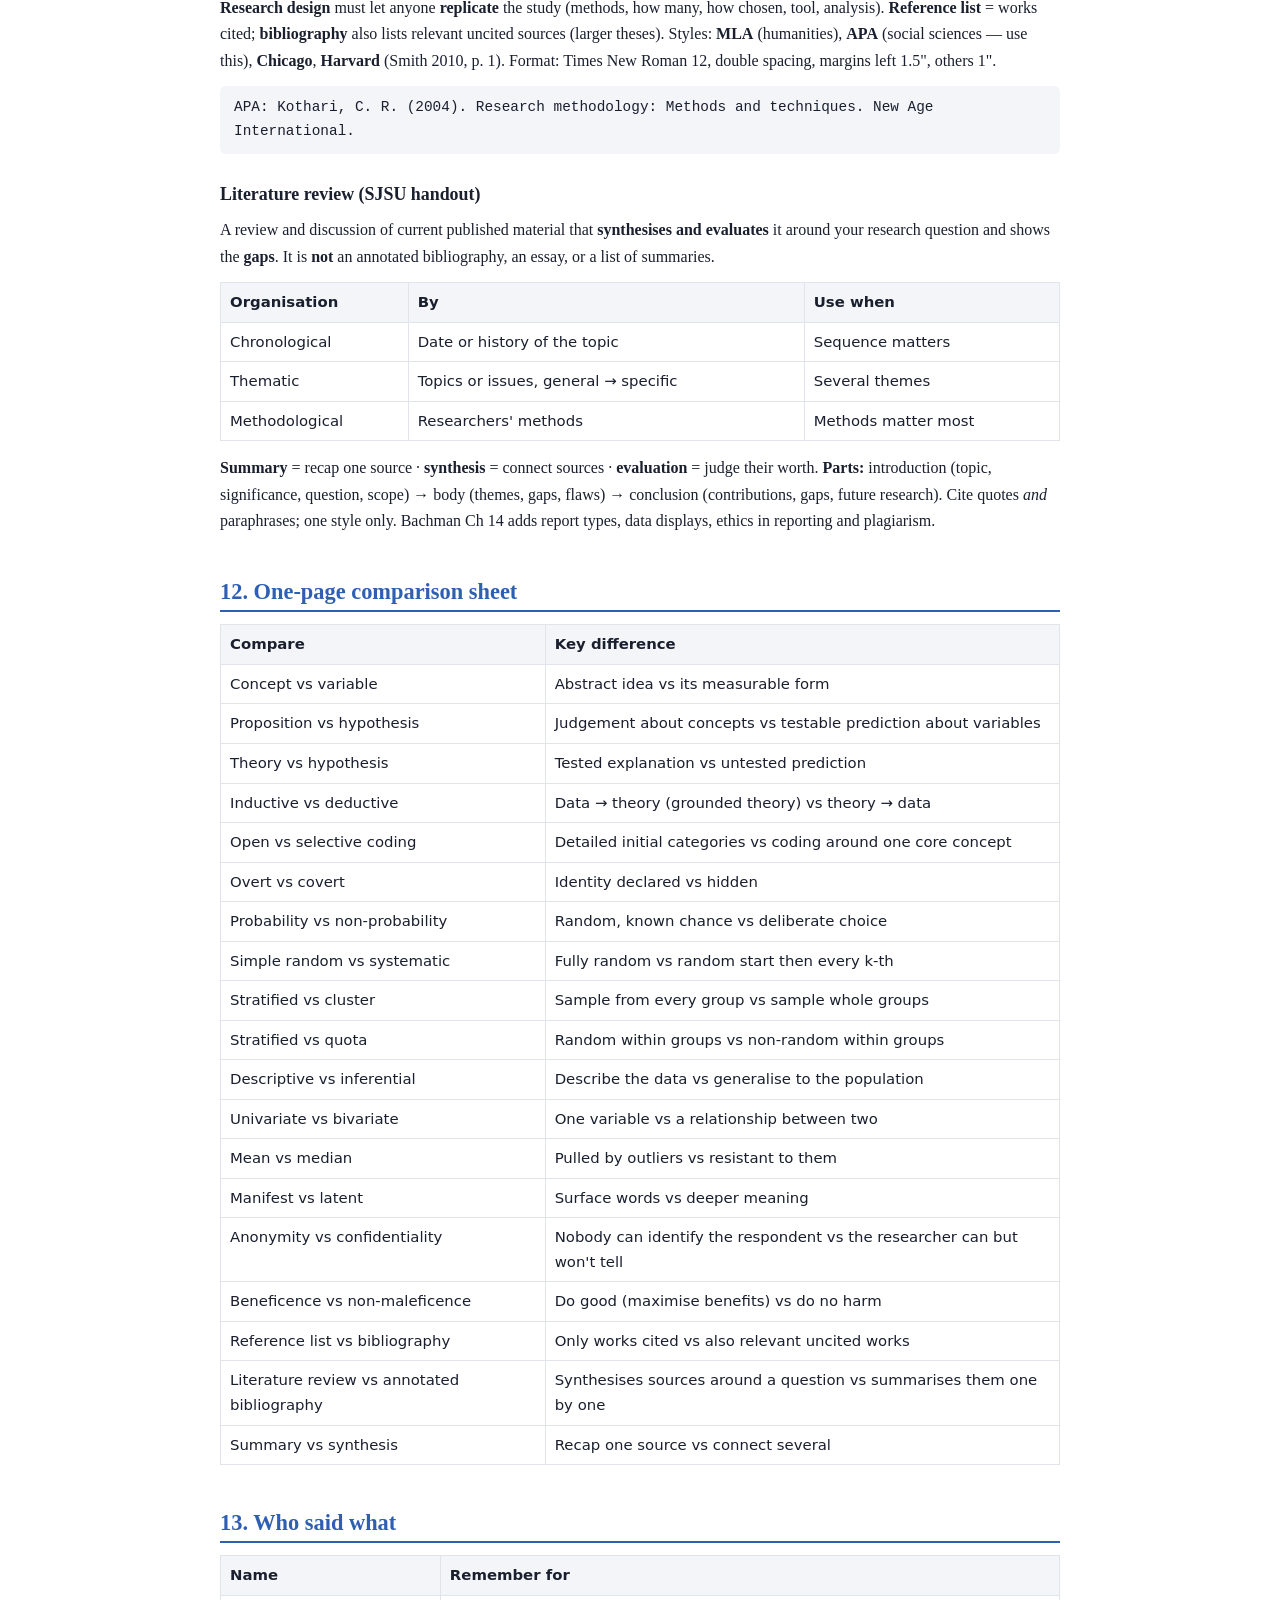
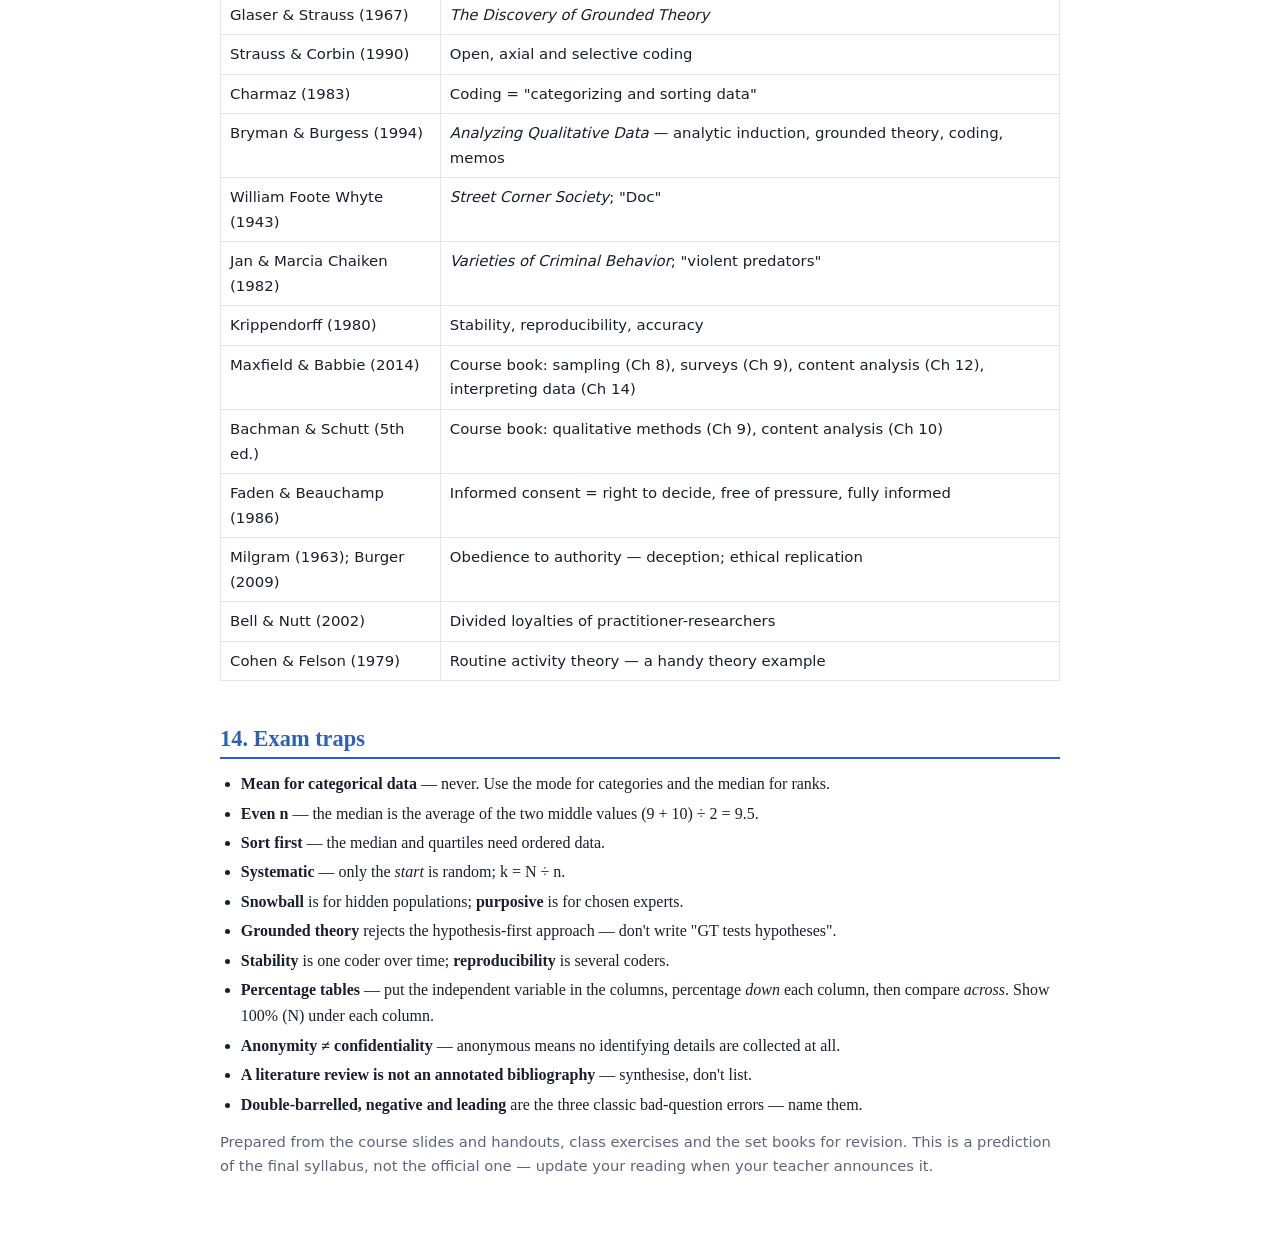
<file: resources/research-methods/rm-final-notes.html>
<!doctype html>
<html lang="en">
<head>
<meta charset="utf-8">
<meta name="viewport" content="width=device-width, initial-scale=1">
<title>Research Methodology Notes</title>
<style>
  :root { --bg:#fff; --text:#1a1f2e; --muted:#5d6579; --accent:#2f5fb3; --line:#e1e4ea; --soft:#f3f5f9; --plain:#eaf3ea; --plain-line:#1a8a4a; --warn:#fff3db; color-scheme: light; }
  @media (prefers-color-scheme: dark) { :root:not([data-theme="light"]) { --bg:#121417; --text:#e8e6e1; --muted:#a19d95; --accent:#7fa6ff; --line:#2c3038; --soft:#1b1e24; --plain:#16261b; --plain-line:#4cc47e; --warn:#3a2c10; color-scheme: dark; } }
  :root[data-theme="dark"] { --bg:#121417; --text:#e8e6e1; --muted:#a19d95; --accent:#7fa6ff; --line:#2c3038; --soft:#1b1e24; --plain:#16261b; --plain-line:#4cc47e; --warn:#3a2c10; color-scheme: dark; }
  body { margin:0; background:var(--bg); color:var(--text); font:16px/1.65 Georgia, 'Times New Roman', serif; }
  .wrap { max-width:840px; margin:0 auto; padding:32px 16px 64px; }
  h1 { font-size:1.9rem; margin:0 0 6px; line-height:1.2; }
  h2 { font-size:1.4rem; color:var(--accent); border-bottom:2px solid var(--accent); padding-bottom:4px; margin:44px 0 12px; line-height:1.25; }
  h3 { font-size:1.12rem; margin:26px 0 8px; }
  p { margin:0 0 12px; }
  .sub { color:var(--muted); font-family:system-ui, sans-serif; font-size:0.92rem; }
  .plain { background:var(--plain); border-left:4px solid var(--plain-line); border-radius:6px; padding:10px 14px; margin:12px 0; }
  .plain::before { content:"In plain words — "; font-weight:700; font-family:system-ui, sans-serif; font-size:0.85rem; }
  .exam { background:var(--soft); border-radius:6px; padding:10px 14px; margin:12px 0; font-family:system-ui, sans-serif; font-size:0.9rem; }
  .exam b { color:var(--accent); }
  .warn { background:var(--warn); border-radius:6px; padding:10px 14px; margin:12px 0; font-family:system-ui, sans-serif; font-size:0.9rem; }
  .flow { font-family:system-ui, sans-serif; font-weight:600; font-size:0.88rem; display:flex; flex-wrap:wrap; gap:6px; align-items:center; margin:10px 0 14px; }
  .flow span { background:var(--soft); border-radius:8px; padding:5px 10px; }
  .flow i { font-style:normal; color:var(--muted); }
  .calc { font-family:ui-monospace, Menlo, Consolas, monospace; font-size:0.9rem; background:var(--soft); border-radius:6px; padding:10px 14px; margin:10px 0; white-space:pre-wrap; overflow-x:auto; }
  table { width:100%; border-collapse:collapse; font-size:0.93rem; margin:8px 0 14px; font-family:system-ui, sans-serif; }
  th, td { text-align:left; padding:7px 9px; border:1px solid var(--line); vertical-align:top; }
  th { background:var(--soft); }
  ul, ol { padding-left:1.3em; margin:6px 0 12px; }
  li { margin:3px 0; }
  .toc { font-family:system-ui, sans-serif; font-size:0.92rem; columns:2; column-gap:28px; background:var(--soft); padding:14px 18px; border-radius:8px; }
  .toc a { color:var(--text); }
  .toc ol { margin:0; }
  @media (max-width:600px) { .toc { columns:1; } table { font-size:0.85rem; display:block; overflow-x:auto; } }
  @media print { body { background:#fff; color:#000; font-size:12px; } h2 { break-after:avoid; } table, .plain, .exam, .calc { break-inside:avoid; } .toc { columns:2; } }
</style>
</head>
<body>
<div class="wrap">
<h1>Research Methodology — End-term Notes</h1>
<p class="sub">MCCJ 521 · Built from the course slides and handouts (Chapters 1–9, checked against Classroom on 23 Nov 2026), the class exercises, the research-ethics reading, Maxfield &amp; Babbie (2014, 7th ed.), Bachman &amp; Schutt (5th ed.), Bryman &amp; Burgess (1994) and Chaiken &amp; Chaiken (1982) · Written for easy understanding · Print with Ctrl/Cmd + P</p>

<div class="toc">
<ol>
  <li><a href="#start">How to use these notes</a></li>
  <li><a href="#syllabus">The predicted final syllabus</a></li>
  <li><a href="#ch1">Ch 1 — Research, terms &amp; theories</a></li>
  <li><a href="#ch2">Ch 2 — Qualitative research, grounded theory &amp; coding</a></li>
  <li><a href="#ch3">Ch 3 — Ethnography, phenomenology, case study</a></li>
  <li><a href="#ch4">Ch 4 — Statistics &amp; sampling</a></li>
  <li><a href="#ch5">Ch 5 — Surveys, self-reports &amp; questionnaires</a></li>
  <li><a href="#ch6">Ch 6 — Analysing quantitative data</a></li>
  <li><a href="#ch7">Ch 7 — Content analysis</a></li>
  <li><a href="#ethics">Ch 8 — Research ethics</a></li>
  <li><a href="#report">Ch 9 — Drafting reports &amp; literature reviews</a></li>
  <li><a href="#sheet">One-page comparison sheet</a></li>
  <li><a href="#names">Who said what</a></li>
  <li><a href="#traps">Exam traps</a></li>
</ol>
</div>

<h2 id="start">1. How to use these notes</h2>
<p>The final is <b>50 marks: answer 5 of 7–8 questions, 10 marks each</b>. Every question has 3 parts worth 3–4 marks. A typical question looks like: <i>(a) define X [3], (b) explain or compare its types [4], (c) apply it to an example or calculate [3]</i>.</p>
<div class="exam"><b>Recipe for every part:</b> 1) the slide definition, in her words → 2) the list or table (types, steps, pros and cons) → 3) one example from criminology, ideally from Bangladesh → 4) one line of evaluation. For calculations: sort → formula → answer with units → comment on outliers.</div>
<p>Her finals cover the <b>whole course, one chapter at a time</b> (see section 2). With 7–8 questions over 9 chapters, expect <b>about one question per chapter</b>. You cannot skip a chapter completely — but you can choose which 5 to answer.</p>

<h2 id="syllabus">2. The predicted final syllabus</h2>
<p>She hasn't announced the final syllabus yet (Classroom checked on 23 November 2026). Teaching now runs to <b>Chapter 9</b>. This prediction combines four clues: (1) her Juvenile Justice final listed <i>every</i> chapter of that course with book pages, (2) her RM mid-term page ranges stopped exactly where teaching stopped, (3) the slides match textbook chapters heading by heading, and (4) the class exercises show what she wants applied.</p>
<table>
  <tr><th>Chapter</th><th>Likely reading</th><th>Chance</th></tr>
  <tr><td>1. Research concepts &amp; terminology</td><td>Slides + Maxfield pp. 1–14, 29–42 + Bachman pp. 16–17 (as in the mid-term)</td><td>Likely</td></tr>
  <tr><td>2. Understanding qualitative research</td><td>Slides + coding exercise + Maxfield pp. 45–48 + grounded-theory supporting chapter</td><td>Very likely</td></tr>
  <tr><td>3. Qualitative approaches</td><td>Slides + Bachman pp. 235–247 (as in the quiz)</td><td>Likely</td></tr>
  <tr><td>4. Quantitative approaches &amp; sampling</td><td>Slides + comparison sheets + Maxfield pp. 200–228</td><td>Very likely</td></tr>
  <tr><td>5. Data collection instruments (Section 1)</td><td>Slides + Maxfield pp. 234–248 + Chaiken &amp; Chaiken (1982)</td><td>Very likely</td></tr>
  <tr><td>5. Section 2: interviews, KII, FGD</td><td>Never posted in Classroom — probably skipped</td><td>Only if taught</td></tr>
  <tr><td>6. Quantitative data analysis (Section 1)</td><td>Slides + Maxfield pp. 399–411</td><td>Very likely (a calculation)</td></tr>
  <tr><td>6. Section 2: bivariate analysis</td><td>Slides (14 Nov) + Maxfield pp. 407–411 (Tables 14.4–14.5) / Bachman pp. 394–399</td><td>Very likely (a percentage table)</td></tr>
  <tr><td>7. Content analysis</td><td>Slides + Maxfield pp. 348–351 / Bachman pp. 293–298</td><td>Very likely</td></tr>
  <tr><td>8. Research ethics</td><td>Slides (21 Nov) + Research Ethics reading pp. 59–89 + Maxfield Ch 3 pp. 54–80 / Bachman pp. 48–64</td><td>Very likely</td></tr>
  <tr><td>9. Drafting research reports</td><td>"Drafting Research Reports" + "Writing Literature Reviews" handouts (21 Nov) + Bachman Ch 14 pp. 410–425</td><td>Very likely</td></tr>
</table>

<h2 id="ch1">3. Chapter 1 — Research, terms and theories</h2>
<h3>What research is</h3>
<p><b>Research</b> is a systematic process of gathering, analysing and interpreting information to establish facts and reach new conclusions. It is a structured way of investigating a problem, phenomenon or theory to expand knowledge.</p>
<div class="plain">Research is "finding out properly" — following clear steps so that someone else could check your work and reach the same answer.</div>
<p><b>Why research matters in the social sciences:</b> it gives evidence to understand social problems, influence policy and find solutions; it advances knowledge; it helps us understand social reality empirically; it lets decisions rest on evidence; and it supports societal development by explaining human behaviour.</p>
<table>
  <tr><th>Basic research</th><th>Applied research</th></tr>
  <tr><td>Gains fundamental knowledge (why do people desist from crime?)</td><td>Solves a specific problem (does this CCTV project reduce snatching?)</td></tr>
  <tr><th>Qualitative</th><th>Quantitative</th></tr>
  <tr><td>In-depth understanding, in words</td><td>Numerical data, measurement and statistics</td></tr>
</table>
<p><b>"Live objectively":</b> researchers observe, they don't judge; they stay open to all ideas; they detach from their own views so they can empathise. Maxfield &amp; Babbie list the everyday errors this protects against: <i>inaccurate observation, overgeneralisation, selective observation, illogical reasoning, ideology and politics.</i> The four <b>purposes</b> of research are exploration, description, explanation and application.</p>

<h3>The six terms</h3>
<table>
  <tr><th>Term</th><th>Meaning</th><th>Example</th></tr>
  <tr><td><b>Concept</b></td><td>An abstract idea or general notion representing a phenomenon</td><td>Justice, poverty, fear of crime</td></tr>
  <tr><td><b>Variable</b></td><td>A measurable representation of a concept that can vary</td><td>Monthly income (for poverty)</td></tr>
  <tr><td><b>Fact</b></td><td>A statement objectively verifiable by observation or evidence</td><td>Water boils at 100°C at sea level</td></tr>
  <tr><td><b>Theory</b></td><td>A well-substantiated explanation based on evidence that has stood up to repeated testing</td><td>Social learning theory</td></tr>
  <tr><td><b>Proposition</b></td><td>A statement of judgement about the relationship between concepts</td><td>Parental involvement improves school performance</td></tr>
  <tr><td><b>Hypothesis</b></td><td>A specific, testable prediction about the relationship between variables</td><td>Higher stress → lower academic performance</td></tr>
</table>
<p><b>Variables:</b> the <i>independent</i> variable is the presumed cause (education); the <i>dependent</i> variable is the outcome (income); a <i>control</i> variable is held constant (age). <b>Hypotheses:</b> H₀ (null) says there is no relationship; H₁ (alternative) says there is one.</p>
<div class="plain">Concept = the idea. Variable = the idea made measurable. Hypothesis = your bet about how two variables are linked. Theory = a bet that has already won many times.</div>

<h3>Ten characteristics of a good social-science theory</h3>
<ol>
  <li><b>Empirical foundation</b> — based on observation and evidence.</li>
  <li><b>Systematic and organised</b> — a logical framework of concepts.</li>
  <li><b>Explanatory and predictive power</b> — explains why, and sometimes predicts.</li>
  <li><b>Testable</b> — produces hypotheses that can be confirmed or refuted.</li>
  <li><b>Abstract and generalisable</b> — applies across contexts (though not always universally).</li>
  <li><b>Provisional and evolving</b> — revised or replaced as evidence changes.</li>
  <li><b>Value-informed</b> — may reflect perspectives (Marxist, feminist, postcolonial).</li>
  <li><b>Contextually sensitive</b> — historical, cultural, political and economic context.</li>
  <li><b>Multidimensional</b> — many variables and intersections (race, class, gender).</li>
  <li><b>Practically relevant</b> — informs policy and social change.</li>
</ol>
<div class="exam"><b>Memory hook:</b> "<b>E</b>very <b>S</b>ystem <b>E</b>xplains, <b>T</b>ests, <b>A</b>bstracts, <b>P</b>rovisionally — <b>V</b>alues, <b>C</b>ontext, <b>M</b>ultiple dimensions, <b>P</b>ractice."</div>

<h2 id="ch2">4. Chapter 2 — Qualitative research, grounded theory and coding</h2>
<h3>Why qualitative research matters</h3>
<p>It gives an in-depth understanding of behaviour, perspectives and experiences; it generates knowledge beyond numerical frameworks; and it gives insight into social phenomena. The major methods are <b>grounded theory, ethnography, phenomenology, case study and narrative research</b>.</p>
<h3>Grounded theory (Glaser &amp; Strauss, 1960s; <i>The Discovery of Grounded Theory</i>, 1967)</h3>
<p>Develops theory <b>from</b> the data, so the theory is "grounded" in observation. They saw the need because qualitative research needed: independence from existing theories, more rigour, an inductive approach, rejection of the "hypothesis-first" model, and a focus on <i>generating</i> theory, not just testing it.</p>
<p><b>Process:</b> a complex, iterative cycle. Start with open "generative questions" → identify core concepts as data come in → develop tentative links between concepts and data. The supporting chapter adds <b>constant comparison</b>, <b>theoretical sampling</b> (the emerging theory decides whom to study next) and <b>memos</b>; Bryman &amp; Burgess add <b>saturation</b> (stop when new data add nothing).</p>
<div class="plain">Ordinary research: guess first, then check. Grounded theory: look first, and let the explanation grow out of what you see.</div>
<h3>The three analytical strategies</h3>
<table>
  <tr><th>Strategy</th><th>What it is</th></tr>
  <tr><td><b>Coding</b></td><td>Categorising the data and describing what the categories mean. <i>Open coding</i> first (minute detail, initial categories); then <i>selective coding</i> around one core concept. Strauss &amp; Corbin put <i>axial coding</i> in between (linking categories).</td></tr>
  <tr><td><b>Memoing</b></td><td>Recording the researcher's thoughts as they evolve — extensive margin notes; open at first, focused on the core concept later.</td></tr>
  <tr><td><b>Integrative diagrams and sessions</b></td><td>Any graphic that helps build the theory; group sessions where team members share ideas.</td></tr>
</table>
<h3>The coding-paradigm class exercise</h3>
<p>Question: <i>How did juvenile gang members get recruited into gangs? (process-focused)</i></p>
<ol>
  <li>Compile category-specific quotations from the in-depth interviews (colour-code them).</li>
  <li>Place all the quotations of one category (colour) together in the analysis sheet.</li>
  <li>Use researcher insight to identify primary themes and sub-themes.</li>
</ol>
<table>
  <tr><th>Primary theme</th><th>Sub-themes</th></tr>
  <tr><td>Push factors</td><td>Family neglect, school drop-out, poverty</td></tr>
  <tr><td>Pull factors</td><td>Money, protection, status, belonging</td></tr>
  <tr><td>Entry pathway</td><td>Older brother or friend; small errands first</td></tr>
  <tr><td>Binding</td><td>Debt, threats, gang identity</td></tr>
</table>
<p>The slide's hospitality table shows the same format: <b>Theme → Advantages → Supporting quotation</b>. Always back each theme with a quotation.</p>

<h2 id="ch3">5. Chapter 3 — Ethnography, phenomenology, case study</h2>
<p>These were quizzed; the <a href="ch3-study-notes.html">Chapter 3 notes</a> have the full detail. The essentials for the final:</p>
<table>
  <tr><th>Approach</th><th>Definition</th><th>Remember</th></tr>
  <tr><td><b>Ethnography</b></td><td>Studying cultures and communities by immersing oneself in participants' natural environment</td><td><i>Street Corner Society</i> (Whyte, 1943): overt, key informant "Doc", ~4 years. Criticisms: vote fraud and racketeering, Doc's influence (rivalry with Chick), anonymity.</td></tr>
  <tr><td><b>Overt vs covert</b></td><td>Identity declared vs hidden</td><td>Overt: ethical, easier, but people may change behaviour. Covert: more access, less ethical, stressful.</td></tr>
  <tr><td><b>Phenomenology</b></td><td>How people experience and make sense of phenomena — subjective meanings of lived experience</td><td>"What it is like"; methods: interviews, observations, personal narratives</td></tr>
  <tr><td><b>Interviews</b></td><td>Structured / semi-structured / unstructured</td><td>Fixed order → core questions + probes → broad opening, respondent-led</td></tr>
  <tr><td><b>Case study</b></td><td>In-depth study of a real-world phenomenon in its context; one or a few cases; multiple sources</td><td>Limits: generalisability, bias, time and resources, replication</td></tr>
  <tr><td><b>FGD</b></td><td>A small group discusses under the researcher's guidance, without the researcher influencing responses</td><td>Benefits: depth, time and cost, synergy. Problems: shy people silenced, dominant voices.</td></tr>
</table>

<h2 id="ch4">6. Chapter 4 — Statistics and sampling</h2>
<p><b>Statistics</b> in social research is the scientific method for collecting, organising, analysing, interpreting and presenting data to draw conclusions about a population from a sample. <b>Population</b> = everyone you are interested in; <b>sample</b> = the smaller group that represents them; <b>sampling</b> = how you choose the sample.</p>
<div class="plain">You can't interview all 3,000 inmates, so you pick 300 in a fair way and use them to speak for the rest.</div>
<table>
  <tr><th></th><th>Probability (random)</th><th>Non-probability</th></tr>
  <tr><td>Selection</td><td>Randomisation; everyone has a known, non-zero chance</td><td>Deliberate choice — convenience, geography, cost</td></tr>
  <tr><td>Generalise?</td><td>Yes, statistically</td><td>No</td></tr>
  <tr><td>Methods</td><td>Simple random, systematic, stratified, cluster</td><td>Convenience, purposive, snowball, quota</td></tr>
</table>
<h3>Probability methods</h3>
<table>
  <tr><th>Method</th><th>How</th><th>Pro</th><th>Con</th></tr>
  <tr><td><b>Simple random</b></td><td>Everyone equal chance; numbers drawn at random</td><td>Easy, cheap, low bias</td><td>No control; unlucky samples possible</td></tr>
  <tr><td><b>Systematic</b></td><td>Random start, then every k-th (k = N ÷ n)</td><td>Efficient, uniform</td><td>Bias if the list has a pattern matching k</td></tr>
  <tr><td><b>Stratified</b></td><td>Random selection within predefined groups (e.g. gender)</td><td>Represents all subgroups; accurate</td><td>Needs knowledge of strata; complex</td></tr>
  <tr><td><b>Cluster</b></td><td>Randomly select groups (regions, sessions); take all, or sample again inside (two-stage)</td><td>Cheap for dispersed populations</td><td>Higher sampling error</td></tr>
</table>
<div class="calc">Systematic example: N = 600 inmates, n = 60 → k = 600 ÷ 60 = 10
Random start between 1 and 10 → say 7
Sample: 7, 17, 27, 37 … 597  (60 inmates)
Risk: if every 10th name on the list is a ward leader → biased. Shuffle the list first.</div>
<div class="calc">Stratified (proportional) example: 2,000 students, sample 200 (10%)
Criminology 600 → 60 · Sociology 500 → 50 · Anthropology 400 → 40 · Others 500 → 50</div>
<h3>Non-probability methods (her comparison sheet)</h3>
<table>
  <tr><th></th><th>Purposive</th><th>Snowball</th><th>Quota</th><th>Convenience</th></tr>
  <tr><td>Core idea</td><td>Researcher's judgement of who fits</td><td>Referrals from existing subjects</td><td>Fill preset subgroup proportions</td><td>Whoever is easy to reach</td></tr>
  <tr><td>Best for</td><td>Experts, unique traits</td><td>Hidden or sensitive groups (drug users, homeless)</td><td>Surveys needing demographic balance without a list</td><td>Pilots, tight budgets</td></tr>
  <tr><td>Limitation</td><td>Researcher bias</td><td>Biased by the first contacts' network</td><td>Non-random within quotas</td><td>Weakest generalisability</td></tr>
</table>
<div class="warn"><b>Trap:</b> quota sampling looks like stratified sampling — both use groups — but quota is <b>non-random</b> inside each group. Stratified = probability; quota = non-probability.</div>

<h2 id="ch5">7. Chapter 5 — Surveys, self-reports and questionnaires</h2>
<p><b>Survey research</b> applies a standard instrument in a systematic way to take measures from a large number of units. It is useful for qualitative and quantitative, descriptive, explanatory, exploratory and applied research — best where people are the units (respondents or informants). Examples: the <b>NCVS</b> and the <b>UCR</b>.</p>
<h3>Surveys in criminology</h3>
<table>
  <tr><th>Type</th><th>What it measures</th><th>Example</th></tr>
  <tr><td>Self-reports</td><td>Crimes respondents themselves committed — frequency and prevalence</td><td>Chaiken &amp; Chaiken (1982)</td></tr>
  <tr><td>Perceptions and attitudes</td><td>Opinions — fear of crime, trust in police</td><td>Dhaka residents' trust in police</td></tr>
  <tr><td>Targeted victim surveys</td><td>A selected group of victims</td><td>Garment workers and harassment</td></tr>
  <tr><td>General-purpose crime surveys</td><td>National crime statistics</td><td>British Crime Survey: fear of crime (1984), police contacts (1988, 1996, 2000), drug use (1994), security (1996), fraud and technology (2002–03)</td></tr>
</table>
<div class="plain">Police records only count crimes someone reported. A survey asks people directly, so it finds the hidden "dark figure" too.</div>
<h3>Varieties of Criminal Behavior (Chaiken &amp; Chaiken, 1982)</h3>
<ul>
  <li>Rand Corporation; nearly <b>2,200 male prison and jail inmates</b> in <b>California, Michigan and Texas</b>; a self-report questionnaire plus official records.</li>
  <li>Offenders sorted into <b>10 types</b> by their combination of crimes; the most serious were the <b>"violent predators"</b>, who commit robbery, assault and drug dealing at high rates.</li>
  <li>Violent predators were young (under 23 on average), violent before age 16, and heavy hard-drug users from their juvenile years, with unstable jobs.</li>
  <li><b>Official records could not tell them apart</b> from lesser offenders — self-reports could.</li>
  <li>Validity checks: paired questions (over 83% consistent); comparison with records (59% had under 20% error); analysis repeated without the 42% of doubtful cases (same results).</li>
</ul>
<h3>Questionnaires</h3>
<p>A "collection of questions". Good items are <b>clear, short, not negative, not biased or leading</b>, and ask <b>one thing at a time</b> (no double-barrelled items).</p>
<table>
  <tr><th>Bad</th><th>Why</th><th>Better</th></tr>
  <tr><td>"Are the police honest and efficient?"</td><td>Double-barrelled</td><td>Ask about honesty and efficiency separately</td></tr>
  <tr><td>"Police should not search without a warrant."</td><td>Negative</td><td>"Police should need a warrant to search."</td></tr>
  <tr><td>"Don't you agree corrupt officers should be punished?"</td><td>Leading</td><td>"Should officers convicted of bribery be prosecuted?"</td></tr>
</table>
<p><b>Format:</b> uncluttered with reading space; <b>contingency questions</b> (asked only if a filter answer applies — "If YES, did you report it?"); <b>matrix questions</b> (several items with the same answer scale in a grid); order from general to specific, avoiding biased sequences.</p>
<p><b>Self-administered:</b> mail surveys are still widely used — convenient, easy to distribute. Use a <b>cover letter</b> from an institution respondents respect or a neutral, impressive affiliation. Emphasise the <b>response rate</b> (rule of thumb: 50% adequate, 60% good, 70% very good). Computer-based surveys are cheaper and more accessible.</p>
<h3>Section 2 preview: interviews, KII and FGDs</h3>
<p>A <b>key informant interview</b> is an in-depth interview with someone who has special knowledge, position or access (like Whyte's Doc). It gives insight and access, but the informant's bias can shape the picture. For interview types and FGDs, see Chapter 3 above.</p>

<h2 id="ch6">8. Chapter 6 — Analysing quantitative data</h2>
<table>
  <tr><th>Descriptive statistics</th><th>Inferential statistics</th></tr>
  <tr><td>Describe the data set only — central tendency, standard deviation, tables, histograms, pie charts</td><td>Infer from a sample to the population — hypothesis tests, confidence intervals</td></tr>
  <tr><th>Univariate</th><th>Bivariate (and multivariate)</th></tr>
  <tr><td>One variable (average salary, median age)</td><td>Relationship between two variables, or subgroup comparison (gang × violence); multivariate adds controls</td></tr>
</table>
<h3>Mean, median, mode</h3>
<table>
  <tr><th>Measure</th><th>How</th><th>Outliers?</th><th>Use with</th></tr>
  <tr><td><b>Mean</b></td><td>Sum ÷ count</td><td>Strongly affected</td><td>Numbers only (not categorical)</td></tr>
  <tr><td><b>Median</b></td><td>Middle value of ordered data (average the two middle ones if n is even)</td><td>Barely affected</td><td>Ordinal and numbers</td></tr>
  <tr><td><b>Mode</b></td><td>Most frequent value</td><td>Not affected</td><td>Any, including categorical</td></tr>
</table>
<div class="calc">Snatching complaints over 11 days: 4, 6, 3, 5, 4, 7, 4, 5, 6, 3, 31
Sorted: 3 3 4 4 4 5 5 6 6 7 31
Mean   = 78 ÷ 11 = 7.09   (without 31: 47 ÷ 10 = 4.70)
Median = 6th value = 5    (without 31: (4+5) ÷ 2 = 4.5)
Mode   = 4                (unchanged)
→ The outlier drags the mean up by about 51%; report the median.</div>
<h3>Frequency distribution tables</h3>
<p>A table showing how often each value occurs: a value column, a frequency column, an optional tally column (and percentages).</p>
<div class="calc">Prior arrests of 20 inmates: 0,1,2,1,0,3,1,2,4,1,0,2,1,3,1,0,2,5,1,2
Value  Tally      f   %
0      IIII       4   20
1      IIII/ II   7   35
2      IIII/      5   25
3      II         2   10
4      I          1    5
5      I          1    5
Mode = 1 · Median = 1 (10th and 11th values) · Mean = 32 ÷ 20 = 1.6</div>
<h3>Section 2 — Bivariate analysis: percentage tables</h3>
<p><b>Univariate</b> analysis explains the individuals in a group (the units of analysis). <b>Bivariate</b> analysis explains the <b>relationship between two variables</b> through <b>subgroup comparisons within the same sample</b>. The basic way to show it is a <b>percentage table</b>.</p>
<div class="flow"><span>1. Identify IV and DV</span><i>→</i><span>2. IV in columns, DV in rows</span><i>→</i><span>3. Raw frequencies + totals</span><i>→</i><span>4. Column % (cell ÷ column total × 100)</span><i>→</i><span>5. Interpret across</span></div>
<div class="calc">Her practice question: 100 men — 80 assault victims, 20 not; 100 women — 92 victims, 8 not
Victim?        Men     Women
Yes            80%      92%
No             20        8
100% (N) =    (100)    (100)
→ Percentage down, compare across: women 92% vs men 80% = 12-point gap
→ Bigger percentage differences mean a stronger association</div>
<p><b>Book tables on her slides</b> (Maxfield &amp; Babbie pp. 409–410): Table 14.4 — gun ownership, 42% of men vs 25% of women (N = 817 and 1,040); Table 14.5 — newspaper editorials favouring legal marijuana, 11% in communities under 100,000 vs 32% over 100,000 (N = 127 and 438).</p>
<p><b>Benefits:</b> shows relative frequency of one variable across categories of another · compares groups of different sizes · shows how the DV changes with the IV · quick to read. <b>Caution:</b> association is not proof of cause.</p>
<h3>Dispersion (from the book, p. 405 — not on her slides)</h3>
<div class="calc">Response times: 7, 12, 5, 9, 14, 5, 8, 11, 5, 10, 13, 45  (n = 12)
Sorted: 5 5 5 7 8 9 | 10 11 12 13 14 45
Mean 12 · Median 9.5 · Mode 5 · Range 40
Q1 = 6 · Q3 = 12.5 · IQR = 6.5 · upper fence = 12.5 + 1.5 × 6.5 = 22.25 → 45 is an outlier
SD = 10.85 with 45; 3.29 without it → report the median and IQR</div>
<div class="plain">The mean is like a see-saw — one very heavy person (an outlier) tips it. The median is the person standing in the middle of a queue — it doesn't matter how tall the last person is.</div>

<h2 id="ch7">9. Chapter 7 — Content analysis</h2>
<p><b>Content analysis</b> is a research method that uses a set of procedures to make <b>valid inferences from text</b>.</p>
<table>
  <tr><th>Advantages</th><th>Disadvantages</th></tr>
  <tr><td>Works directly with transcripts of human communication<br>Both qualitative and quantitative<br>Covers different time periods<br>Relatively less data bias</td><td>Time-consuming and labour-intensive<br>Subjectivity and researcher bias<br>Loss of context and nuance<br>Focus on surface (manifest) content<br>Hard to establish causality</td></tr>
</table>
<p><b>Manifest vs latent:</b> manifest = the visible words; latent = the deeper meaning. <i>Ring a ring o' roses</i>: manifest = a children's game; popular latent reading = the plague (rash, posies, sneezing, death). Folklorists doubt it, because the rhyme appeared in print centuries later — a lesson about the risk of over-reading latent meaning.</p>
<table>
  <tr><th>Reliability (Krippendorff, 1980)</th><th>Validity</th></tr>
  <tr><td><b>Stability</b> — same coder, same result over time<br><b>Reproducibility</b> — intercoder reliability<br><b>Accuracy</b> — matches a standard or norm</td><td><b>Face</b> — the researcher gives meaning (subjective)<br><b>Predictive</b> — compared with an external criterion<br><b>Semantic</b> — language experts agree the meanings are consistent</td></tr>
</table>
<p><b>Eight steps:</b> 1 define recording units → 2 define categories → 3 test coding on a sample → 4 assess accuracy/reliability → 5 revise the coding rules → 6 go back to step 3 → 7 code all the text → 8 assess achieved reliability.</p>

<h2 id="ethics">10. Chapter 8 — Research ethics</h2>
<p><b>Ethics</b> comes from the Greek <b>ethos = "character"</b>. The researcher's moral integrity is what makes findings trustworthy and valid.</p>
<p><b>Questions to ask:</b> what moral principles guide my research? · how do ethics shape the problem I choose? · how do they shape the design and sampling? · what do I owe my subjects (informed consent)? · what dilemmas arise in publishing? · will participants benefit?</p>
<table>
  <tr><th>Principle (slides)</th><th>Meaning</th></tr>
  <tr><td>Respect for persons</td><td>Autonomy; protect those with diminished autonomy; informed consent; right to withdraw any time</td></tr>
  <tr><td>Beneficence &amp; non-maleficence</td><td>Maximise benefits, minimise physical, psychological and social harm</td></tr>
  <tr><td>Justice</td><td>Fair selection of participants; benefits and burdens shared equitably</td></tr>
  <tr><td>Informed consent</td><td>Know purpose, risks and benefits first; special care for vulnerable groups (children, cognitive disabilities)</td></tr>
  <tr><td>Confidentiality</td><td>Protect identities and data; <b>anonymity</b> is stronger — no identifying information collected at all</td></tr>
</table>
<p><b>Accountability of the researcher:</b> integrity (no fabrication, falsification, plagiarism) · conflict of interest disclosed · scientific validity · independent review by an <b>IRB</b> · transparency.</p>
<p><b>Informed consent — principle vs reality:</b> the right to decide, free of pressure and fully informed, whether to take part (Faden &amp; Beauchamp, 1986) — but subjects often don't fully understand what they agreed to.</p>
<h3>From the reading ("The Ethics of Social Research", pp. 59–89)</h3>
<table>
  <tr><th>Case / rule</th><th>Lesson</th></tr>
  <tr><td>Tuskegee syphilis study (1932–1972)</td><td>About 400 African American men, no consent, penicillin withheld → birth of informed consent</td></tr>
  <tr><td>Nuremberg Code (1949)</td><td>After Nazi experiments: participation must be voluntary</td></tr>
  <tr><td>Declaration of Helsinki (1964)</td><td>Weigh risks against benefits; respect privacy</td></tr>
  <tr><td>Milgram (1963)</td><td>Obedience study: deception, distress, not allowed to quit; Burger (2009) replicated it with screening and debriefing</td></tr>
  <tr><td>National Research Act (1974) → Common Rule</td><td>Institutions with federal research funds must have IRBs</td></tr>
  <tr><td>Informed consent letter</td><td>Purpose and role · risks and benefits · contact person · voluntary, can opt out any time · how data are used and kept confidential · publication plans · signature</td></tr>
  <tr><td>Deception and covert research</td><td>Cover stories; consent of <i>every</i> group member (Sarah Maddison's lesson)</td></tr>
  <tr><td>Divided loyalties (Bell &amp; Nutt, 2002)</td><td>Practitioner-researchers may have to break confidentiality when a child is at risk</td></tr>
</table>
<p><b>Book extras</b> (Maxfield Ch 3): no harm · voluntary participation · anonymity vs confidentiality · deceiving subjects · analysis and reporting · legal liability · <b>Tearoom Trade</b> (Humphreys) and the <b>Stanford Prison Experiment</b> (Zimbardo) as two controversies.</p>

<h2 id="report">11. Chapter 9 — Drafting research reports and literature reviews</h2>
<p>The report is "the last, and for many, the most difficult step" — formal academic style, not journalistic.</p>
<div class="flow"><span>Title page</span><i>→</i><span>Contents, tables, figures</span><i>→</i><span>Acknowledgements</span><i>→</i><span>Introduction</span><i>→</i><span>Theory &amp; literature review</span><i>→</i><span>Research design</span><i>→</i><span>Analysis &amp; interpretation</span><i>→</i><span>Summary &amp; conclusion</span><i>→</i><span>Recommendations</span><i>→</i><span>Further research</span><i>→</i><span>References</span></div>
<p><b>Research design</b> must let anyone <b>replicate</b> the study (methods, how many, how chosen, tool, analysis). <b>Reference list</b> = works cited; <b>bibliography</b> also lists relevant uncited sources (larger theses). Styles: <b>MLA</b> (humanities), <b>APA</b> (social sciences — use this), <b>Chicago</b>, <b>Harvard</b> (Smith 2010, p. 1). Format: Times New Roman 12, double spacing, margins left 1.5", others 1".</p>
<div class="calc">APA: Kothari, C. R. (2004). Research methodology: Methods and techniques. New Age International.</div>
<h3>Literature review (SJSU handout)</h3>
<p>A review and discussion of current published material that <b>synthesises and evaluates</b> it around your research question and shows the <b>gaps</b>. It is <b>not</b> an annotated bibliography, an essay, or a list of summaries.</p>
<table>
  <tr><th>Organisation</th><th>By</th><th>Use when</th></tr>
  <tr><td>Chronological</td><td>Date or history of the topic</td><td>Sequence matters</td></tr>
  <tr><td>Thematic</td><td>Topics or issues, general → specific</td><td>Several themes</td></tr>
  <tr><td>Methodological</td><td>Researchers' methods</td><td>Methods matter most</td></tr>
</table>
<p><b>Summary</b> = recap one source · <b>synthesis</b> = connect sources · <b>evaluation</b> = judge their worth. <b>Parts:</b> introduction (topic, significance, question, scope) → body (themes, gaps, flaws) → conclusion (contributions, gaps, future research). Cite quotes <i>and</i> paraphrases; one style only. Bachman Ch 14 adds report types, data displays, ethics in reporting and plagiarism.</p>

<h2 id="sheet">12. One-page comparison sheet</h2>
<table>
  <tr><th>Compare</th><th>Key difference</th></tr>
  <tr><td>Concept vs variable</td><td>Abstract idea vs its measurable form</td></tr>
  <tr><td>Proposition vs hypothesis</td><td>Judgement about concepts vs testable prediction about variables</td></tr>
  <tr><td>Theory vs hypothesis</td><td>Tested explanation vs untested prediction</td></tr>
  <tr><td>Inductive vs deductive</td><td>Data → theory (grounded theory) vs theory → data</td></tr>
  <tr><td>Open vs selective coding</td><td>Detailed initial categories vs coding around one core concept</td></tr>
  <tr><td>Overt vs covert</td><td>Identity declared vs hidden</td></tr>
  <tr><td>Probability vs non-probability</td><td>Random, known chance vs deliberate choice</td></tr>
  <tr><td>Simple random vs systematic</td><td>Fully random vs random start then every k-th</td></tr>
  <tr><td>Stratified vs cluster</td><td>Sample from every group vs sample whole groups</td></tr>
  <tr><td>Stratified vs quota</td><td>Random within groups vs non-random within groups</td></tr>
  <tr><td>Descriptive vs inferential</td><td>Describe the data vs generalise to the population</td></tr>
  <tr><td>Univariate vs bivariate</td><td>One variable vs a relationship between two</td></tr>
  <tr><td>Mean vs median</td><td>Pulled by outliers vs resistant to them</td></tr>
  <tr><td>Manifest vs latent</td><td>Surface words vs deeper meaning</td></tr>
  <tr><td>Anonymity vs confidentiality</td><td>Nobody can identify the respondent vs the researcher can but won't tell</td></tr>
  <tr><td>Beneficence vs non-maleficence</td><td>Do good (maximise benefits) vs do no harm</td></tr>
  <tr><td>Reference list vs bibliography</td><td>Only works cited vs also relevant uncited works</td></tr>
  <tr><td>Literature review vs annotated bibliography</td><td>Synthesises sources around a question vs summarises them one by one</td></tr>
  <tr><td>Summary vs synthesis</td><td>Recap one source vs connect several</td></tr>
</table>

<h2 id="names">13. Who said what</h2>
<table>
  <tr><th>Name</th><th>Remember for</th></tr>
  <tr><td>Glaser &amp; Strauss (1967)</td><td><i>The Discovery of Grounded Theory</i></td></tr>
  <tr><td>Strauss &amp; Corbin (1990)</td><td>Open, axial and selective coding</td></tr>
  <tr><td>Charmaz (1983)</td><td>Coding = "categorizing and sorting data"</td></tr>
  <tr><td>Bryman &amp; Burgess (1994)</td><td><i>Analyzing Qualitative Data</i> — analytic induction, grounded theory, coding, memos</td></tr>
  <tr><td>William Foote Whyte (1943)</td><td><i>Street Corner Society</i>; "Doc"</td></tr>
  <tr><td>Jan &amp; Marcia Chaiken (1982)</td><td><i>Varieties of Criminal Behavior</i>; "violent predators"</td></tr>
  <tr><td>Krippendorff (1980)</td><td>Stability, reproducibility, accuracy</td></tr>
  <tr><td>Maxfield &amp; Babbie (2014)</td><td>Course book: sampling (Ch 8), surveys (Ch 9), content analysis (Ch 12), interpreting data (Ch 14)</td></tr>
  <tr><td>Bachman &amp; Schutt (5th ed.)</td><td>Course book: qualitative methods (Ch 9), content analysis (Ch 10)</td></tr>
  <tr><td>Faden &amp; Beauchamp (1986)</td><td>Informed consent = right to decide, free of pressure, fully informed</td></tr>
  <tr><td>Milgram (1963); Burger (2009)</td><td>Obedience to authority — deception; ethical replication</td></tr>
  <tr><td>Bell &amp; Nutt (2002)</td><td>Divided loyalties of practitioner-researchers</td></tr>
  <tr><td>Cohen &amp; Felson (1979)</td><td>Routine activity theory — a handy theory example</td></tr>
</table>

<h2 id="traps">14. Exam traps</h2>
<ul>
  <li><b>Mean for categorical data</b> — never. Use the mode for categories and the median for ranks.</li>
  <li><b>Even n</b> — the median is the average of the two middle values (9 + 10) ÷ 2 = 9.5.</li>
  <li><b>Sort first</b> — the median and quartiles need ordered data.</li>
  <li><b>Systematic</b> — only the <i>start</i> is random; k = N ÷ n.</li>
  <li><b>Snowball</b> is for hidden populations; <b>purposive</b> is for chosen experts.</li>
  <li><b>Grounded theory</b> rejects the hypothesis-first approach — don't write "GT tests hypotheses".</li>
  <li><b>Stability</b> is one coder over time; <b>reproducibility</b> is several coders.</li>
  <li><b>Percentage tables</b> — put the independent variable in the columns, percentage <i>down</i> each column, then compare <i>across</i>. Show 100% (N) under each column.</li>
  <li><b>Anonymity ≠ confidentiality</b> — anonymous means no identifying details are collected at all.</li>
  <li><b>A literature review is not an annotated bibliography</b> — synthesise, don't list.</li>
  <li><b>Double-barrelled, negative and leading</b> are the three classic bad-question errors — name them.</li>
</ul>
<p class="sub">Prepared from the course slides and handouts, class exercises and the set books for revision. This is a prediction of the final syllabus, not the official one — update your reading when your teacher announces it.</p>
</div>
</body>
</html>
</file>
